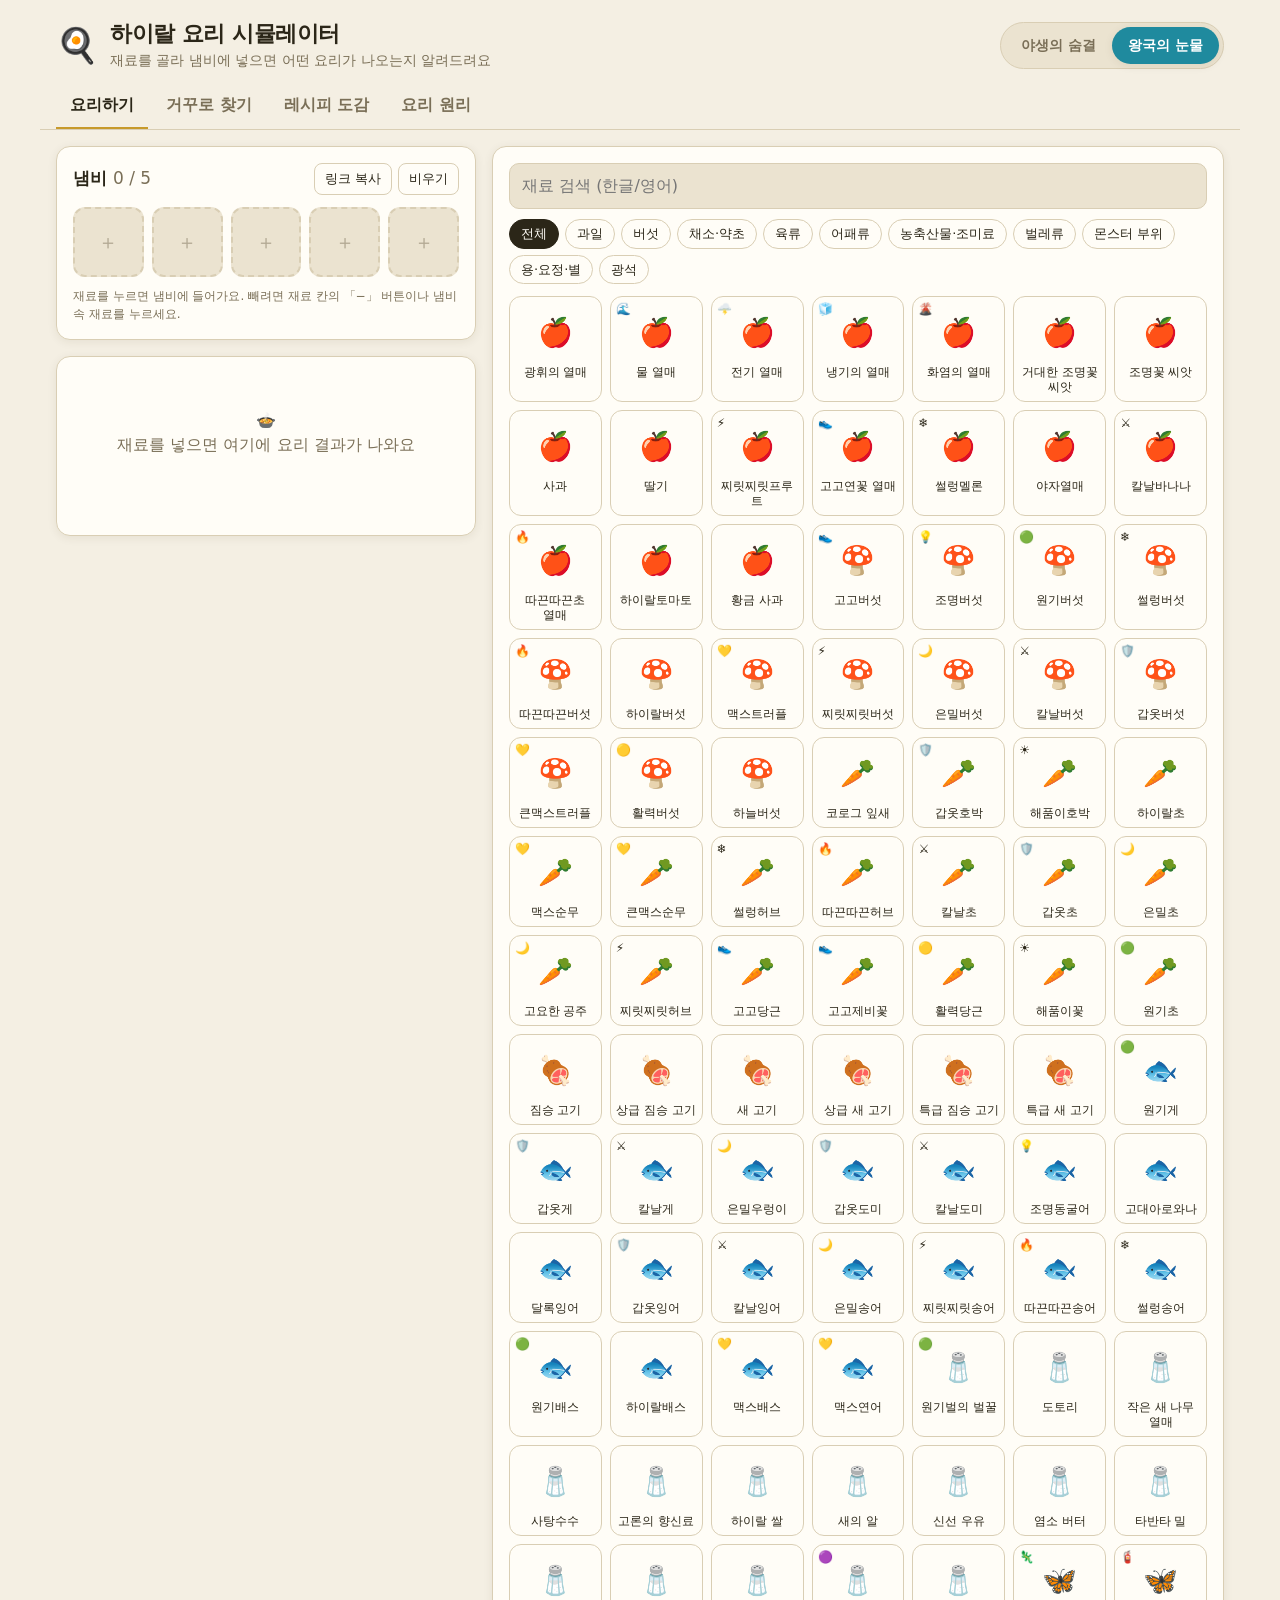
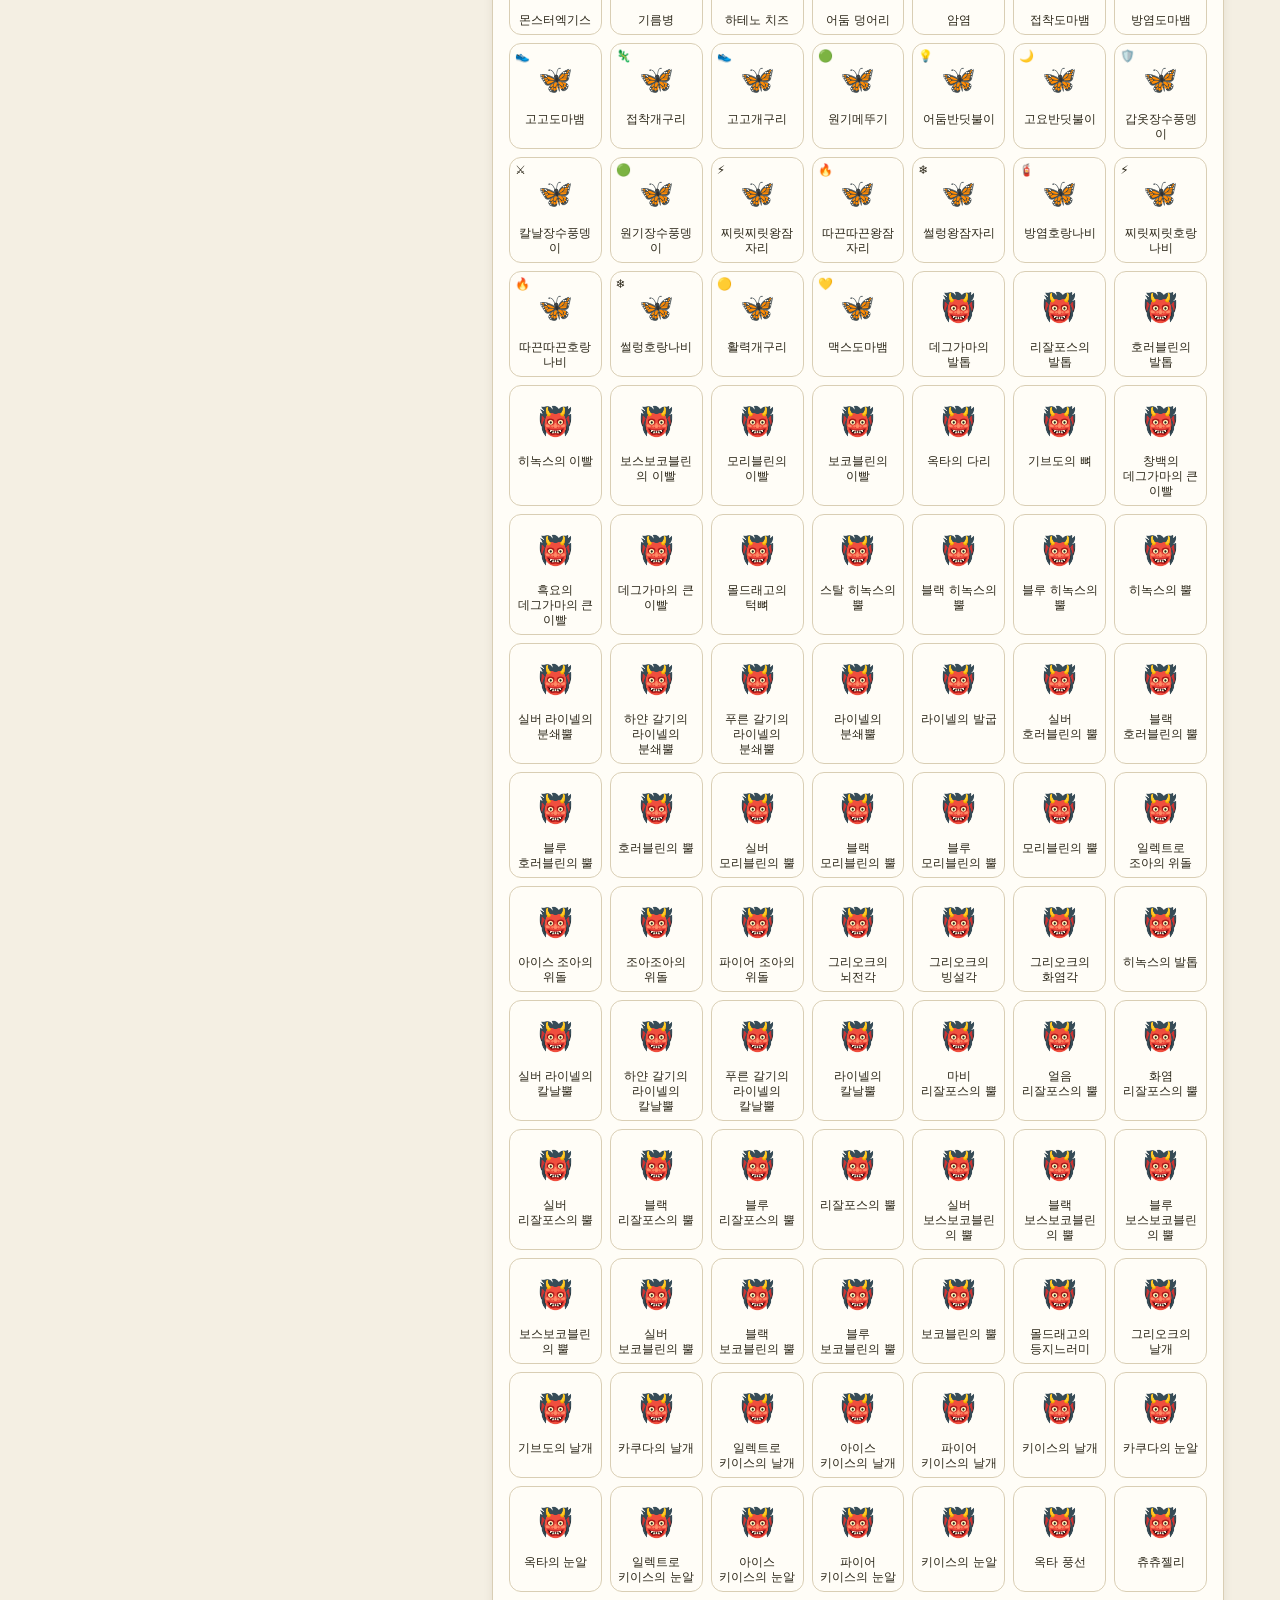
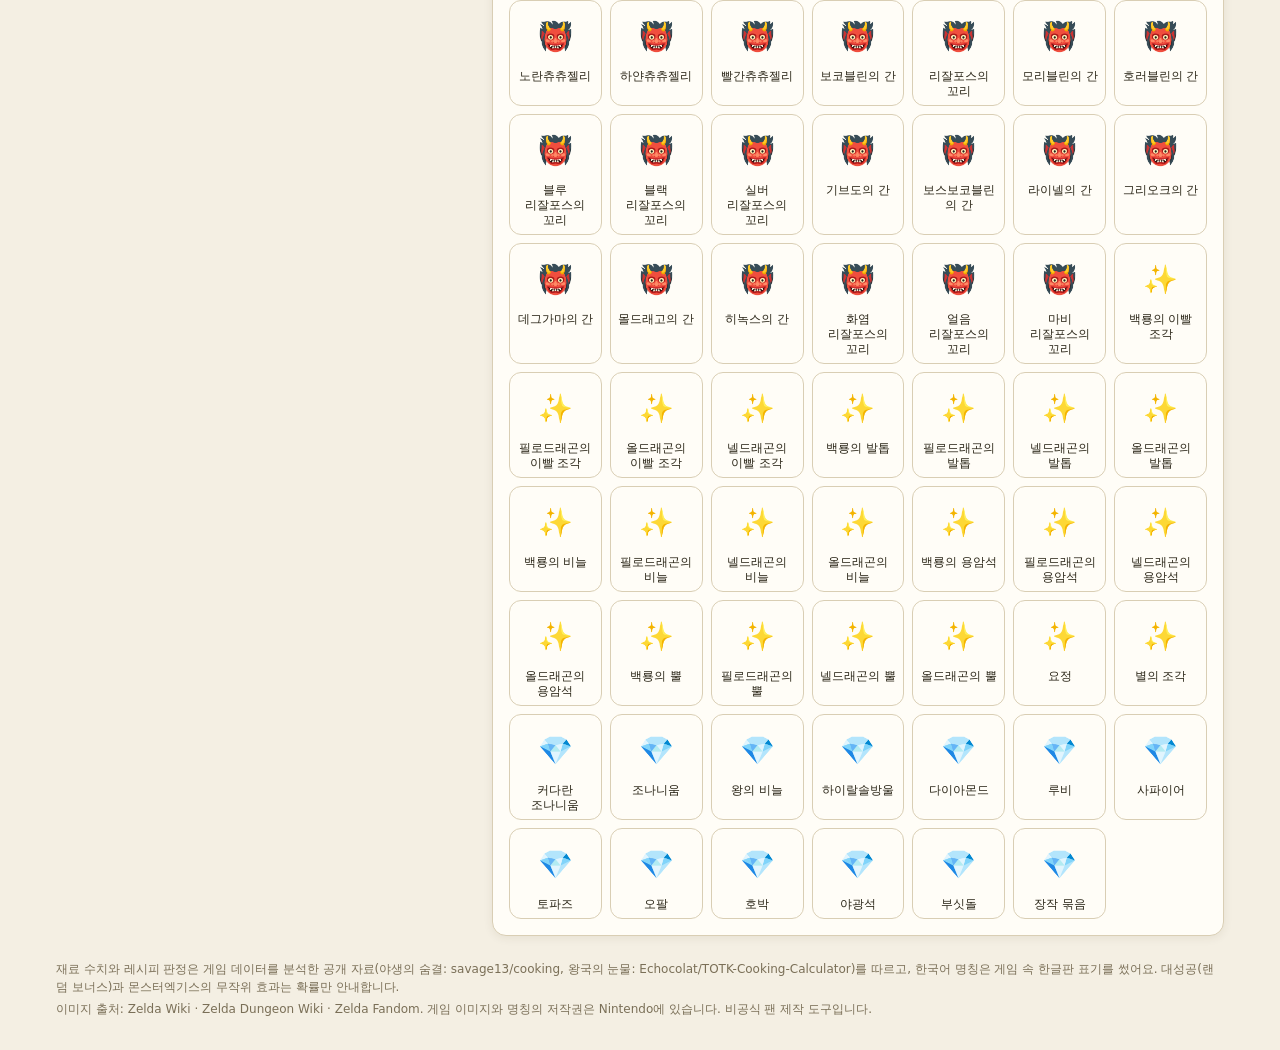
<file: index.html>
<!doctype html>
<html lang="ko">
<head>
  <meta charset="utf-8">
  <meta name="viewport" content="width=device-width, initial-scale=1">
  <title>하이랄 요리 시뮬레이터</title>
  <meta name="description" content="젤다의 전설 야생의 숨결 / 왕국의 눈물 요리 결과를 미리 확인하는 시뮬레이터">
  <link rel="stylesheet" href="css/style.css">
</head>
<body>
  <header class="top">
    <div class="brand">
      <span class="brand-icon" aria-hidden="true">🍳</span>
      <div>
        <h1>하이랄 요리 시뮬레이터</h1>
        <p class="sub">재료를 골라 냄비에 넣으면 어떤 요리가 나오는지 알려드려요</p>
      </div>
    </div>
    <div class="game-switch" role="radiogroup" aria-label="게임 선택">
      <button type="button" role="radio" data-game="botw">야생의 숨결</button>
      <button type="button" role="radio" data-game="totk">왕국의 눈물</button>
    </div>
  </header>

  <nav class="tabs" role="tablist">
    <button type="button" role="tab" data-tab="cook" class="active">요리하기</button>
    <button type="button" role="tab" data-tab="find">거꾸로 찾기</button>
    <button type="button" role="tab" data-tab="book">레시피 도감</button>
    <button type="button" role="tab" data-tab="guide">요리 원리</button>
  </nav>

  <main>
    <section id="tab-cook" class="tab-panel active">
      <div class="cook-layout">
        <div class="left">
          <div class="card pot-card">
            <div class="card-head">
              <h2>냄비 <span id="pot-count" class="muted">0 / 5</span></h2>
              <div class="actions">
                <button type="button" id="btn-share" class="ghost">링크 복사</button>
                <button type="button" id="btn-clear" class="ghost">비우기</button>
              </div>
            </div>
            <div id="pot" class="pot"></div>
            <button type="button" id="mini-result" class="mini-result" aria-label="완성될 요리 자세히 보기"></button>
            <p class="hint">재료를 누르면 냄비에 들어가요. 빼려면 재료 칸의 「−」 버튼이나 냄비 속 재료를 누르세요.</p>
          </div>

          <div class="card result-card" id="result" aria-live="polite"></div>
        </div>

        <div class="card picker">
          <div class="picker-head">
            <input id="search" type="search" placeholder="재료 검색 (한글/영어)" autocomplete="off">
          </div>
          <div id="cats" class="chips"></div>
          <div id="grid" class="grid"></div>
        </div>
      </div>
    </section>

    <section id="tab-find" class="tab-panel">
      <div class="card finder">
        <div class="seg" role="tablist" aria-label="찾는 방법">
          <button type="button" role="tab" data-mode="effect" class="active">원하는 효과로</button>
          <button type="button" role="tab" data-mode="inventory">가진 재료로</button>
        </div>

        <div id="mode-effect" class="mode">
          <div class="f-label">효과</div>
          <div id="eff-chips" class="chips eff-chips"></div>
          <div class="f-row">
            <label class="f-field" id="f-level-wrap">최소 단계
              <select id="f-level"></select>
            </label>
            <label class="f-field">정렬
              <select id="f-sort">
                <option value="time">효과 지속시간 긴 순</option>
                <option value="hp">회복량 많은 순</option>
                <option value="few">재료 적은 순</option>
              </select>
            </label>
          </div>
          <div class="f-row">
            <label class="f-check"><input type="checkbox" id="f-crit"> 용의 소재·별의 조각 쓰기</label>
            <label class="f-check"><input type="checkbox" id="f-elixir" checked> 물약(벌레류+몬스터 부위)도 찾기</label>
          </div>
          <button type="button" id="f-go" class="primary">조합 찾기</button>
        </div>

        <div id="mode-inventory" class="mode" hidden>
          <p class="f-help">가진 재료를 눌러 체크하세요. 개수는 따지지 않아서, 같은 재료를 여러 개 쓰는 조합도 나와요. 체크한 재료는 이 브라우저에 저장돼요.</p>
          <div class="inv-head">
            <input id="inv-search" type="search" placeholder="재료 검색 (한글/영어)" autocomplete="off">
            <button type="button" id="inv-clear" class="ghost">모두 해제</button>
          </div>
          <div id="inv-grid" class="inv-grid"></div>
          <button type="button" id="inv-go" class="primary">만들 수 있는 요리 찾기 <span id="inv-count"></span></button>
        </div>
      </div>

      <div id="find-results" class="find-results" aria-live="polite"></div>
    </section>

    <section id="tab-book" class="tab-panel">
      <div class="card">
        <div class="picker-head">
          <input id="book-search" type="search" placeholder="요리 이름 검색" autocomplete="off">
        </div>
        <div id="book" class="book"></div>
      </div>
    </section>

    <section id="tab-guide" class="tab-panel">
      <article class="card guide">
        <header class="guide-head">
          <h2>요리는 이렇게 만들어져요</h2>
          <p>냄비에 재료를 넣으면 게임은 <b>① 요리 이름</b>, <b>② 효과</b>, <b>③ 회복량과 지속시간</b>을 차례로 정해요. 아래 예시는 모두 지금 고른 게임(<span class="guide-game"></span>) 기준으로 그 자리에서 계산한 결과이고, 「해보기」를 누르면 냄비에 담겨요.</p>
          <nav class="chips guide-toc" aria-label="목차">
            <a class="chip" href="#g-name">요리 이름</a>
            <a class="chip" href="#g-effect">효과</a>
            <a class="chip" href="#g-level">효과 단계</a>
            <a class="chip" href="#g-time">지속시간</a>
            <a class="chip" href="#g-hp">회복량</a>
            <a class="chip" href="#g-special">맥스·원기·스태미나</a>
            <a class="chip" href="#g-elixir">물약</a>
            <a class="chip" href="#g-fail">실패 요리</a>
            <a class="chip" href="#g-crit">대성공</a>
            <a class="chip" href="#g-diff">두 게임 차이</a>
          </nav>
        </header>

        <section id="g-name" class="guide-sec">
          <h3>① 요리 이름: 레시피 판정표를 위에서부터</h3>
          <p>재료는 한 번에 최대 5개까지 넣을 수 있어요. 게임에는 레시피 판정표가 있고(야생의 숨결 138줄, 왕국의 눈물 175줄), 위에서부터 차례로 확인해서 <b>처음으로 조건이 맞는 줄</b>의 요리가 만들어져요. 조건은 "버섯류 + 육류"처럼 재료 분류로 쓰이거나, "사과 + 타반타 밀 + 염소 버터 + 사탕수수"처럼 특정 재료로 쓰여요.</p>
          <ul>
            <li>조건만 채우면 다른 재료를 더 넣어도 같은 요리가 돼요. 짐승 고기에 사과를 더해도 고기 꼬치구이예요.</li>
            <li>한 종류의 재료만 넣으면(같은 재료 여러 개 포함) "단일 재료" 레시피로 따로 판정해요.</li>
            <li>재료를 더 넣었는데 판정표에서 더 위에 있는 조건이 먼저 맞으면 요리가 바뀌어요. 사과와 버터를 넣으면 과일전골이 아니라 버터 바른 사과가 돼요.</li>
          </ul>
          <div class="ex" data-ex="Raw Meat"></div>
          <div class="ex" data-ex="Raw Meat,Apple"></div>
          <div class="ex" data-ex="Apple,Goat Butter"></div>
          <div class="ex" data-ex="Hylian Rice,Raw Meat,Rock Salt"></div>
        </section>

        <section id="g-effect" class="guide-sec">
          <h3>② 효과: 한 종류일 때만 붙어요</h3>
          <p>칼날바나나(파워), 따끈따끈초 열매(화끈)처럼 효과가 있는 재료를 넣으면 요리 이름 앞에 효과가 붙어요. 효과 없는 재료는 얼마든지 섞어도 되지만, <b>서로 다른 효과를 가진 재료가 섞이면 효과가 모두 사라져요.</b></p>
          <div class="ex" data-ex="Mighty Bananas,Apple"></div>
          <div class="ex" data-ex="Mighty Bananas,Spicy Pepper"></div>
        </section>

        <section id="g-level" class="guide-sec">
          <h3>③ 효과 단계: 포인트 합 × 배율</h3>
          <p>효과 재료마다 효과 포인트가 있어요. 같은 효과 재료의 포인트를 모두 더해 효과별 배율을 곱하고, 소수점을 버린 값이 단계예요(최소 1단계). 예를 들어 칼날바나나는 2점이고 파워 배율은 0.45라서, 2개(4점)는 1.8 → Lv1, 3개(6점)는 2.7 → Lv2, 4개(8점)는 3.6 → Lv3이에요.</p>
          <div class="ex" data-ex="Mighty Bananas,Mighty Bananas,Mighty Bananas"></div>
          <div class="ex" data-ex="Mighty Bananas,Mighty Bananas,Mighty Bananas,Mighty Bananas"></div>
          <p>아래 표는 효과마다 필요한 포인트와 재료별 포인트예요. 괄호 안 숫자가 재료 하나의 포인트예요.</p>
          <div class="table-wrap"><table class="guide-table" id="guide-effects"></table></div>
          <p class="muted-note" data-game-only="totk">왕국의 눈물의 속성 열매(화염의·냉기의·전기·물 열매)는 1점에 배율 0.35라서, 5개를 넣어도 1.75 → Lv1이에요. 그래서 열매 하나에 지속시간을 늘리는 재료를 섞는 편이 좋아요.</p>
        </section>

        <section id="g-time" class="guide-sec">
          <h3>④ 지속시간: 재료마다 더해져요</h3>
          <p>지속시간은 다음을 모두 더한 값이고, 최대 30분이에요.</p>
          <ul>
            <li>넣은 재료 하나당 <b>30초</b> (효과가 없는 재료도 포함)</li>
            <li>효과 재료 하나당 <b>효과 기본 시간</b> (위 표의 "기본 시간". 파워 20초, 화끈 120초 등)</li>
            <li>재료별 <b>추가 시간</b>: 하이랄 쌀 +30초, 사탕수수 +50초, 몬스터 부위, 용의 소재(용의 뿔은 30분) 등</li>
          </ul>
          <p>칼날바나나 하나에 하이랄 쌀을 넣으면 30초 + 20초 + (30초 + 쌀 추가 30초) = 1:50이에요.</p>
          <div class="ex" data-ex="Mighty Bananas,Hylian Rice"></div>
          <div class="ex" data-ex="Mighty Bananas,Shard of Dinraal's Horn|Dinraal's Horn"></div>
        </section>

        <section id="g-hp" class="guide-sec">
          <h3>⑤ 회복량: 재료 회복량 × 2</h3>
          <p>냄비 요리는 재료를 날로 먹을 때 회복량의 2배를 회복해요(최대 30하트). 여기에 일부 재료의 추가 회복(용의 소재 등)과 레시피 보너스가 더해져요. 딸기 크레이프처럼 레시피 자체에 보너스가 있는 요리도 있어요.</p>
          <div class="ex" data-ex="Tabantha Wheat,Fresh Milk,Bird Egg,Cane Sugar,Wildberry"></div>
        </section>

        <section id="g-special" class="guide-sec">
          <h3>⑥ 맥스 · 원기 · 스태미나 · 정화</h3>
          <p>이 효과들은 단계 대신 양으로 계산해요.</p>
          <ul>
            <li><b>맥스</b>: 체력을 완전히 회복하고 노란 하트를 더해요. 포인트 4점 = 노란 하트 1칸이에요(맥스순무 12점 → 3칸).</li>
            <li><b>원기</b>: 스태미나를 회복해요. 포인트 × 1.4를 내림한 값이 게이지 1/5 칸 수예요(최대 3바퀴).</li>
            <li><b>스태미나</b>: 스태미나를 완전히 회복하고 노란 게이지를 더해요. 포인트 × 0.5를 내림한 값이 1/5 칸 수예요(재료로 낼 수 있는 최대는 2바퀴).</li>
            <li data-game-only="totk"><b>정화</b>(왕국의 눈물): 독기로 줄어든 하트를 되돌려요. 포인트 4점 = 1칸이에요.</li>
          </ul>
          <div class="ex" data-ex="Hearty Radish,Hearty Radish"></div>
          <div class="ex" data-ex="Stamella Shroom,Stamella Shroom"></div>
        </section>

        <section id="g-elixir" class="guide-sec">
          <h3>⑦ 물약: 벌레류 + 몬스터 부위</h3>
          <p>도마뱀·나비·개구리 같은 벌레류에 몬스터 부위를 하나 이상 넣으면 물약이 돼요. 효과는 벌레류가 정하고, 몬스터 부위는 지속시간을 늘려요(뿔 70초, 이빨 110초, 간 190초 정도). 같은 효과의 식재료나 효과 없는 식재료는 함께 넣어도 돼요.</p>
          <div class="ex" data-ex="Hightail Lizard,Bokoblin Horn"></div>
          <div class="ex" data-ex="Hightail Lizard,Bokoblin Horn,Rushroom"></div>
          <p>반대로 <b>벌레류만</b>, <b>몬스터 부위만</b>, 또는 <b>둘 중 하나를 일반 식재료와</b> 섞으면 애매한 요리가 돼요.</p>
          <div class="ex" data-ex="Hightail Lizard,Apple"></div>
          <div class="ex" data-ex="Mighty Bananas,Bokoblin Guts"></div>
        </section>

        <section id="g-fail" class="guide-sec">
          <h3>⑧ 실패 요리</h3>
          <ul>
            <li><b>애매한 요리</b>: 맞는 레시피가 없거나 물약 조합이 잘못됐을 때 나와요. 암염만 넣어도 애매한 요리예요. 재료 회복량만큼(2배 없이) 회복하고 최소 1하트예요.</li>
            <li><b>너무 딱딱한 요리</b>: 광석이나 장작처럼 먹을 수 없는 것을 넣으면 나와요. 1/4하트만 회복해요.</li>
            <li><b>요정의 활력수</b>: 요정만 넣으면 만들어져요.</li>
          </ul>
          <div class="ex" data-ex="Rock Salt"></div>
          <div class="ex" data-ex="Apple,Flint"></div>
          <div class="ex" data-ex="Fairy"></div>
        </section>

        <section id="g-crit" class="guide-sec">
          <h3>⑨ 대성공</h3>
          <p>요리가 끝날 때 가끔 다른 효과음이 나면 대성공이에요. 확률은 <b>넣은 재료의 종류 수</b>로 정해지고(<span id="guide-crit-rates"></span>), 재료 중 대성공 보너스가 가장 큰 것만큼 더해져요. 용의 소재와 별의 조각은 보너스가 100%라서 반드시 대성공해요.</p>
          <p>대성공하면 다음 중 하나가 붙어요. 이미 최대인 항목은 후보에서 빠져요.</p>
          <ul>
            <li>하트 +3칸</li>
            <li>효과 1단계 상승 (맥스는 노란 하트 +1, 원기·스태미나는 게이지 증가)</li>
            <li>지속시간 +5분</li>
          </ul>
          <p>몬스터엑기스를 넣으면 대성공이 나지 않는 대신 회복량·효과 단계·지속시간(1분/10분/30분 등)이 무작위로 바뀌어요.</p>
        </section>

        <section id="g-diff" class="guide-sec">
          <h3>⑩ 야생의 숨결과 왕국의 눈물 차이</h3>
          <p>계산식(회복량, 효과 단계, 지속시간)은 두 게임이 같아요. 다른 점은 이래요.</p>
          <ul>
            <li>레시피 판정표가 달라요. 왕국의 눈물에는 토마토·치즈·기름병·원기초·어둠 덩어리 요리와 브아이 밋 브오이 등이 추가됐어요.</li>
            <li>재료가 달라요. 왕국의 눈물에는 맥스두리안·맥스소라·가디언 부품이 없고, 하이랄토마토·해품이꽃·속성 열매·백룡의 소재 등이 있어요.</li>
            <li>새 효과: 왕국의 눈물에 정화(독기 회복), 항독, 등불(발광), 논슬립, 스위밍, 이글이글·깡깡·우르릉(날씨별 공격력)이 있어요.</li>
            <li>세부 판정: 왕국의 눈물은 재료 종류 단위로 레시피를 맞추고, 몬스터 부위가 아닌 재료의 추가 시간은 종류당 한 번만 더해요. 야생의 숨결은 같은 재료를 여러 개 넣으면 추가 시간도 개수만큼 더해져요. 효과도 회복도 없는 요리는 왕국의 눈물에서 1/4하트를 회복해요.</li>
          </ul>
        </section>

        <footer class="guide-foot">
          <p>이 설명과 계산은 게임의 요리 로직을 분석한 공개 자료(<a href="https://github.com/savage13/cooking" target="_blank" rel="noopener">savage13/cooking</a>, <a href="https://github.com/Echocolat/TOTK-Cooking-Calculator" target="_blank" rel="noopener">Echocolat/TOTK-Cooking-Calculator</a>)와 나무위키 문서를 바탕으로 했어요.</p>
        </footer>
      </article>
    </section>
  </main>

  <footer>
    <p>재료 수치와 레시피 판정은 게임 데이터를 분석한 공개 자료(야생의 숨결: savage13/cooking, 왕국의 눈물: Echocolat/TOTK-Cooking-Calculator)를 따르고, 한국어 명칭은 게임 속 한글판 표기를 썼어요. 대성공(랜덤 보너스)과 몬스터엑기스의 무작위 효과는 확률만 안내합니다.</p>
    <p>이미지 출처: Zelda Wiki · Zelda Dungeon Wiki · Zelda Fandom. 게임 이미지와 명칭의 저작권은 Nintendo에 있습니다. 비공식 팬 제작 도구입니다.</p>
  </footer>

  <div id="toast" class="toast" role="status"></div>

  <script src="js/data.js"></script>
  <script src="js/cook.js"></script>
  <script src="js/finder.js"></script>
  <script src="js/app.js"></script>
</body>
</html>
</file>
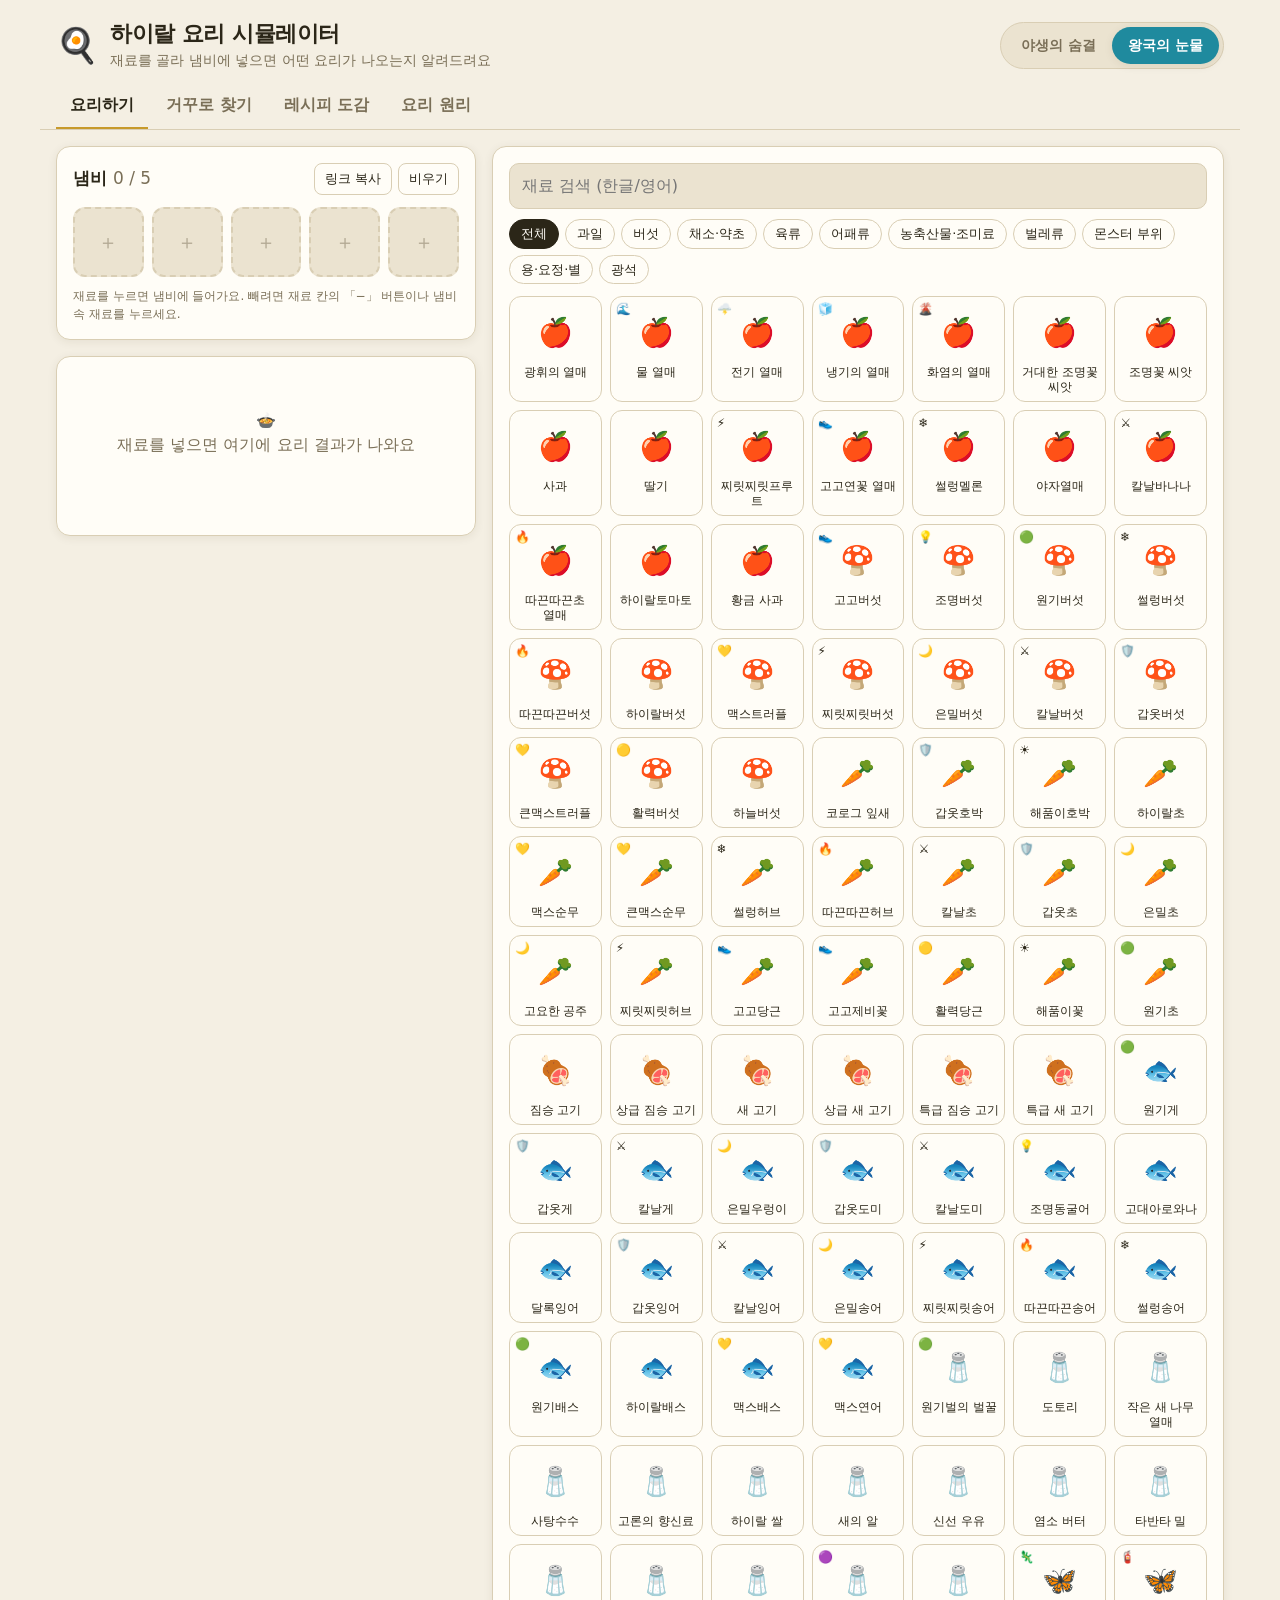
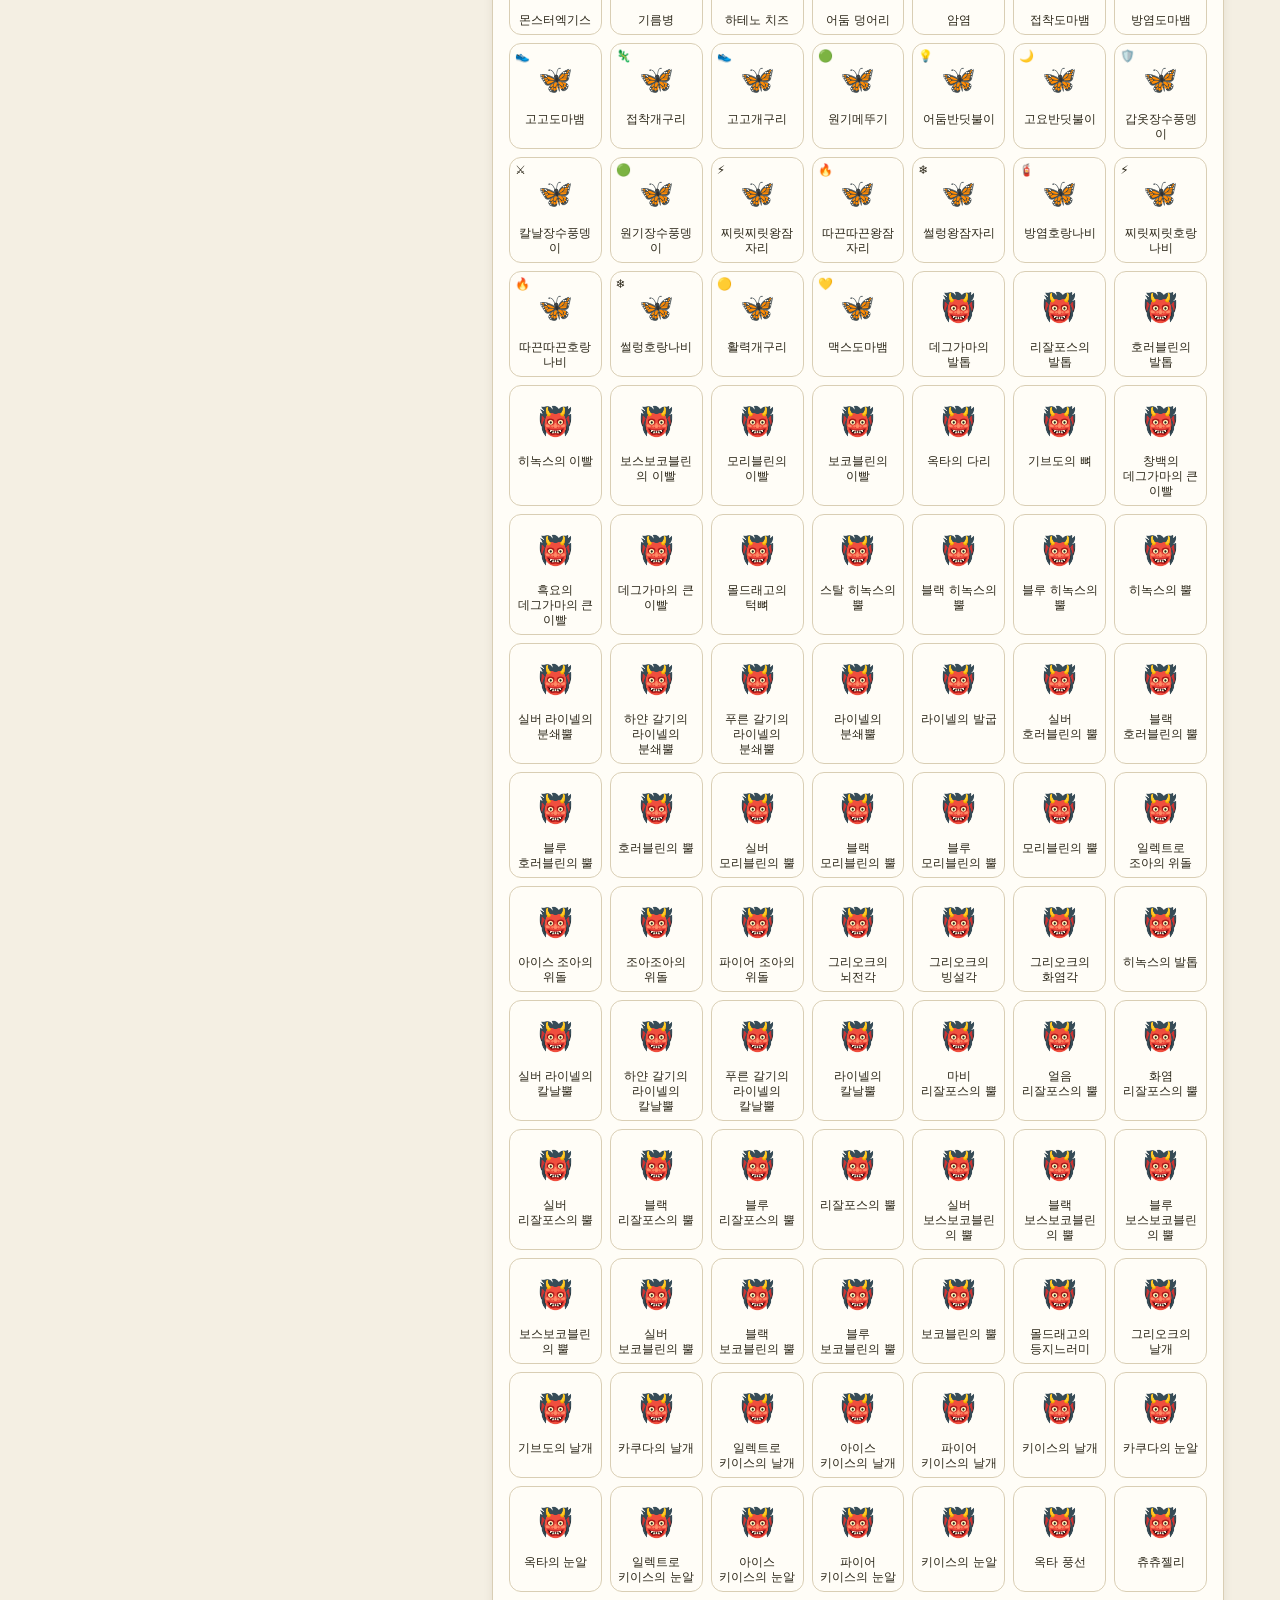
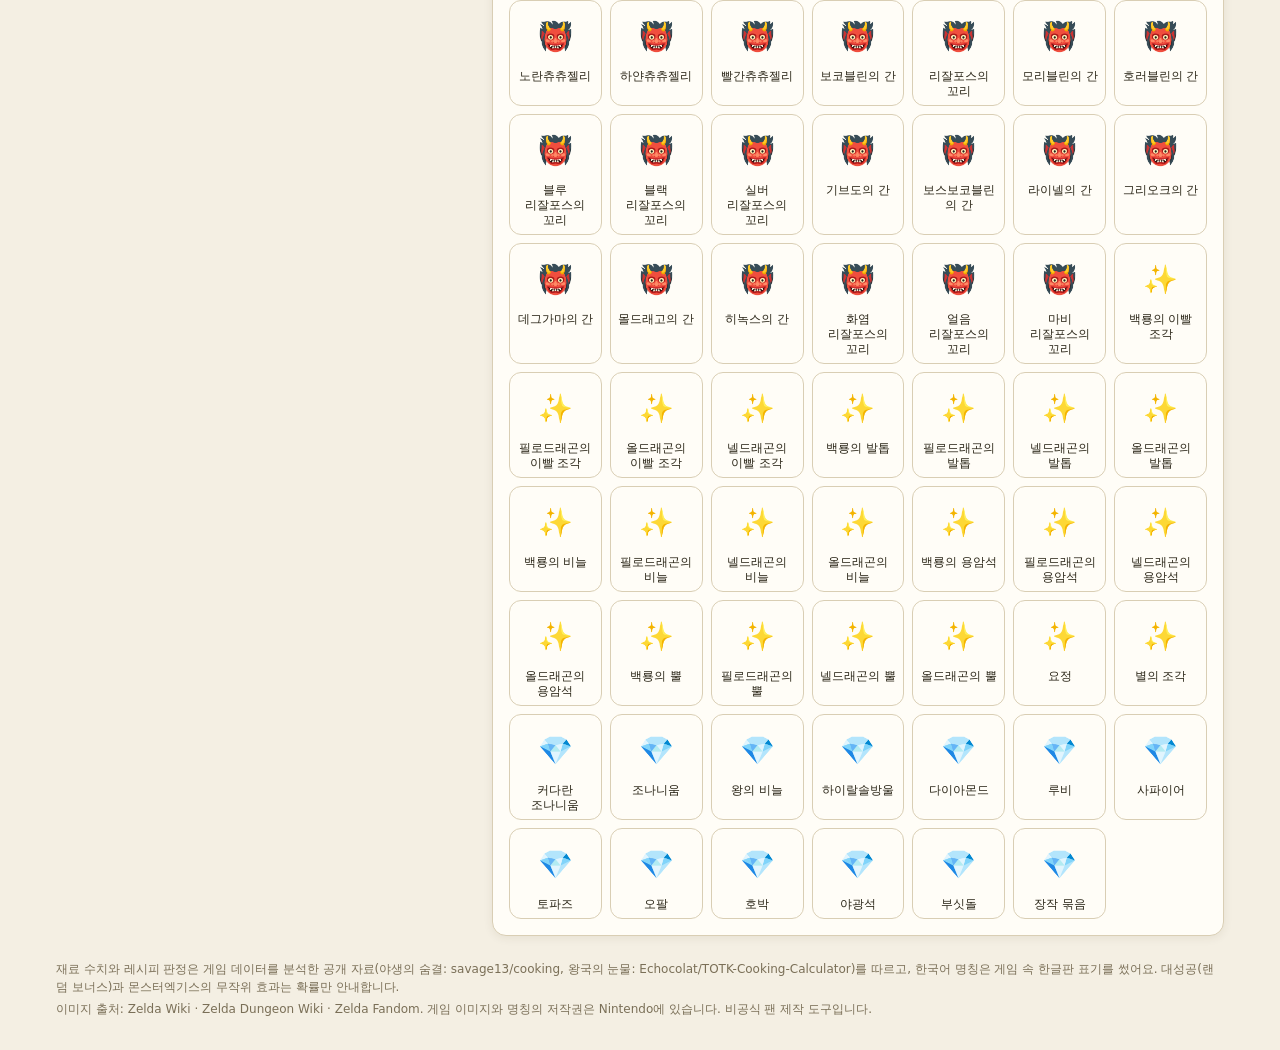
<file: zelda_recipe.html>
<!doctype html>
<html lang="ko">
<head>
  <meta charset="utf-8">
  <meta name="viewport" content="width=device-width, initial-scale=1">
  <title>하이랄 요리 시뮬레이터</title>
  <meta name="description" content="젤다의 전설 야생의 숨결 / 왕국의 눈물 요리 결과를 미리 확인하는 시뮬레이터">
  <style>
:root {
  --bg: #f4efe3;
  --bg-2: #ebe3d0;
  --card: #fffdf7;
  --line: #d9ceb4;
  --text: #2b2618;
  --muted: #7a6f57;
  --accent: #1f8a9e;
  --accent-2: #c79a2b;
  --accent-soft: #d8eef2;
  --heart: #e0413b;
  --heart-empty: #d6cdb8;
  --yellow-heart: #e8b923;
  --danger: #b94a2c;
  --shadow: 0 2px 10px rgba(60, 45, 10, 0.08);
  --radius: 14px;
  color-scheme: light;
}

@media (prefers-color-scheme: dark) {
  :root:not([data-theme="light"]) {
    --bg: #0f1a1d;
    --bg-2: #13242a;
    --card: #172a30;
    --line: #28434b;
    --text: #e9f1ee;
    --muted: #8fa7a6;
    --accent: #4fd1e8;
    --accent-2: #e6c060;
    --accent-soft: #1d3d45;
    --heart: #ff5a52;
    --heart-empty: #37504f;
    --yellow-heart: #ffd23f;
    --danger: #ff8a65;
    --shadow: 0 2px 14px rgba(0, 0, 0, 0.35);
    color-scheme: dark;
  }
}
:root[data-theme="dark"] {
  --bg: #0f1a1d;
  --bg-2: #13242a;
  --card: #172a30;
  --line: #28434b;
  --text: #e9f1ee;
  --muted: #8fa7a6;
  --accent: #4fd1e8;
  --accent-2: #e6c060;
  --accent-soft: #1d3d45;
  --heart: #ff5a52;
  --heart-empty: #37504f;
  --yellow-heart: #ffd23f;
  --danger: #ff8a65;
  --shadow: 0 2px 14px rgba(0, 0, 0, 0.35);
  color-scheme: dark;
}

* { box-sizing: border-box; }
[hidden] { display: none !important; }
html, body { margin: 0; }
body {
  background: var(--bg);
  color: var(--text);
  font-family: "Pretendard", "Apple SD Gothic Neo", "Noto Sans KR", "Malgun Gothic", system-ui, sans-serif;
  line-height: 1.5;
  -webkit-text-size-adjust: 100%;
}
button { font: inherit; color: inherit; cursor: pointer; }
button:focus-visible { outline: 2px solid var(--accent); outline-offset: 2px; }
input { font: inherit; color: inherit; }
h1, h2, h3 { margin: 0; line-height: 1.25; }
.muted { color: var(--muted); font-weight: 400; }

/* ---------- header ---------- */
.top {
  display: flex; flex-wrap: wrap; gap: 12px 20px;
  align-items: center; justify-content: space-between;
  padding: 20px 16px 12px; max-width: 1200px; margin: 0 auto;
}
.brand { display: flex; gap: 12px; align-items: center; }
.brand-icon { font-size: 34px; }
.brand h1 { font-size: 22px; letter-spacing: -0.02em; }
.sub { margin: 2px 0 0; color: var(--muted); font-size: 14px; }

.game-switch {
  display: inline-flex; background: var(--bg-2); border: 1px solid var(--line);
  border-radius: 999px; padding: 4px;
}
.game-switch button {
  border: 0; background: transparent; padding: 8px 16px; border-radius: 999px;
  font-weight: 600; font-size: 14px; color: var(--muted);
}
.game-switch button[aria-checked="true"] {
  background: var(--accent); color: #fff; box-shadow: var(--shadow);
}
:root[data-theme="dark"] .game-switch button[aria-checked="true"] { color: #062026; }
@media (prefers-color-scheme: dark) {
  :root:not([data-theme="light"]) .game-switch button[aria-checked="true"] { color: #062026; }
}

.tabs {
  display: flex; gap: 4px; max-width: 1200px; margin: 0 auto; padding: 0 16px;
  border-bottom: 1px solid var(--line);
}
.tabs button {
  border: 0; background: none; padding: 10px 14px; font-weight: 600; color: var(--muted);
  border-bottom: 3px solid transparent; margin-bottom: -1px;
}
.tabs button.active { color: var(--text); border-bottom-color: var(--accent-2); }

main { max-width: 1200px; margin: 0 auto; padding: 16px; }
.tab-panel { display: none; }
.tab-panel.active { display: block; }

.card {
  background: var(--card); border: 1px solid var(--line); border-radius: var(--radius);
  box-shadow: var(--shadow); padding: 16px;
}

.cook-layout {
  display: grid; gap: 16px;
  grid-template-columns: minmax(0, 420px) minmax(0, 1fr);
  align-items: start;
}
.left { display: grid; gap: 16px; position: sticky; top: 12px; }
@media (max-width: 860px) {
  .cook-layout { grid-template-columns: minmax(0, 1fr); }
  /* 휴대폰: 냄비 카드가 스크롤해도 화면 위에 붙어 있도록 한 단계 위 격자에 직접 놓는다 */
  .left { display: contents; }
  .pot-card {
    position: sticky; top: env(safe-area-inset-top, 0px); z-index: 5;
    padding: 10px 12px; box-shadow: 0 6px 18px rgba(40, 30, 5, 0.16);
  }
  .pot-card .card-head { margin-bottom: 8px; }
  .pot-card .card-head h2 { font-size: 15px; }
  .pot-card .hint { display: none; }
  .pot { gap: 6px; }
  .slot { aspect-ratio: auto; height: 52px; border-radius: 10px; }
  .slot .thumb { width: 40px; height: 40px; }
  .slot .thumb .emoji { font-size: 24px; }
  .pot-card .mini-result { display: flex; }
  .result-card { scroll-margin-top: 170px; }
}

.card-head { display: flex; justify-content: space-between; align-items: center; gap: 8px; margin-bottom: 12px; }
.card-head h2 { font-size: 17px; }
.actions { display: flex; gap: 6px; }
.ghost {
  border: 1px solid var(--line); background: transparent; border-radius: 8px;
  padding: 5px 10px; font-size: 13px;
}
.ghost:hover { background: var(--bg-2); }
.hint { margin: 10px 0 0; font-size: 12px; color: var(--muted); }

/* ---------- pot ---------- */
.pot { display: grid; grid-template-columns: repeat(5, minmax(0, 1fr)); gap: 8px; }
.slot {
  aspect-ratio: 1; border: 2px dashed var(--line); border-radius: 12px;
  display: grid; place-items: center; background: var(--bg-2); position: relative;
  padding: 4px; min-width: 0;
}
.slot.filled { border-style: solid; border-color: var(--accent); background: var(--accent-soft); }
.slot.filled:hover::after {
  content: "✕"; position: absolute; top: 2px; right: 6px; font-size: 12px; color: var(--danger);
}
.slot .thumb { width: 100%; height: 100%; }
.slot-empty { color: var(--muted); font-size: 20px; opacity: 0.5; }

/* ---------- mini result (휴대폰 전용) ---------- */
.mini-result {
  display: none; align-items: center; gap: 10px; width: 100%; margin-top: 8px;
  padding: 6px 10px 6px 6px; border: 1px solid var(--line); border-radius: 10px;
  background: var(--bg-2); text-align: left; min-height: 48px;
}
.mini-result:focus-visible { outline: 2px solid var(--accent); outline-offset: 2px; }
.mini-text { flex: 1; min-width: 0; display: grid; }
.mini-name { font-weight: 700; font-size: 14px; white-space: nowrap; overflow: hidden; text-overflow: ellipsis; }
.mini-name.bad { color: var(--danger); }
.mini-meta { font-size: 12px; color: var(--muted); white-space: nowrap; overflow: hidden; text-overflow: ellipsis; }
.mini-more { flex: none; font-size: 12px; color: var(--accent); }
.mini-empty { font-size: 13px; color: var(--muted); padding: 6px 4px; }

/* ---------- images ---------- */
.thumb {
  display: grid; place-items: center; width: 56px; height: 56px; position: relative;
}
.thumb img { width: 100%; height: 100%; object-fit: contain; }
.thumb .emoji { font-size: 28px; line-height: 1; }
.thumb.big { width: 104px; height: 104px; }
.thumb.big .emoji { font-size: 60px; }
.thumb.sm { width: 40px; height: 40px; }
.thumb.sm .emoji { font-size: 22px; }

/* ---------- result ---------- */
.result-card { min-height: 180px; }
.result-empty { color: var(--muted); text-align: center; padding: 36px 8px; }
.result-main { display: flex; gap: 16px; align-items: center; }
.result-plate {
  flex: none; border-radius: 50%; padding: 10px;
  background: radial-gradient(circle, var(--accent-soft) 0%, transparent 70%);
}
.result-name { font-size: 20px; font-weight: 700; }
.result-en { color: var(--muted); font-size: 13px; }
.kind-tag {
  display: inline-block; font-size: 11px; font-weight: 700; padding: 2px 8px; border-radius: 999px;
  background: var(--bg-2); color: var(--muted); margin-bottom: 4px;
}
.kind-tag.elixir { background: var(--accent-soft); color: var(--accent); }
.kind-tag.bad { background: color-mix(in srgb, var(--danger) 15%, transparent); color: var(--danger); }

.stats { margin-top: 14px; display: grid; gap: 8px; }
.stat { display: flex; gap: 10px; align-items: flex-start; font-size: 14px; }
.stat-label { flex: none; width: 64px; color: var(--muted); font-size: 13px; padding-top: 2px; }
.hearts { display: flex; flex-wrap: wrap; gap: 1px; }
.heart { position: relative; width: 18px; height: 18px; font-size: 18px; line-height: 18px; }
.heart::before { content: "♥"; color: var(--heart-empty); position: absolute; inset: 0; }
.heart > i {
  position: absolute; inset: 0; overflow: hidden; font-style: normal; color: var(--heart);
}
.heart > i::before { content: "♥"; }
.heart.yellow > i { color: var(--yellow-heart); }
.stars { color: var(--accent-2); letter-spacing: 1px; }
.notes { margin: 12px 0 0; padding: 10px 12px; background: var(--bg-2); border-radius: 10px; font-size: 13px; }
.notes p { margin: 0; }
.notes p + p { margin-top: 4px; }

/* ---------- picker ---------- */
.picker-head { margin-bottom: 10px; }
input[type="search"] {
  width: 100%; padding: 10px 12px; border-radius: 10px; border: 1px solid var(--line);
  background: var(--bg-2); outline: none;
}
input[type="search"]:focus { border-color: var(--accent); }
.chips { display: flex; flex-wrap: wrap; gap: 6px; margin-bottom: 12px; }
.chip {
  border: 1px solid var(--line); background: transparent; border-radius: 999px;
  padding: 4px 11px; font-size: 13px;
}
.chip.active { background: var(--text); color: var(--card); border-color: var(--text); }

.grid {
  display: grid; gap: 8px;
  grid-template-columns: repeat(auto-fill, minmax(92px, 1fr));
}
.tile { position: relative; min-width: 0; display: flex; }
.tile-add {
  flex: 1; min-width: 0;
  border: 1px solid var(--line); background: var(--card); border-radius: 12px;
  padding: 8px 4px 6px; display: flex; flex-direction: column; align-items: center; gap: 4px;
  transition: transform .08s, border-color .1s, background-color .1s;
}
.tile-add:hover { border-color: var(--accent); transform: translateY(-1px); }
.tile-add:active { transform: scale(0.97); }
.tile-add:disabled { opacity: 0.45; cursor: not-allowed; transform: none; }
.tile.selected .tile-add { border: 2px solid var(--accent); background: var(--accent-soft); padding: 7px 3px 5px; }
.tile.selected .tile-add:disabled { opacity: 1; }
.tile-name {
  font-size: 12px; text-align: center; line-height: 1.25; word-break: keep-all;
  overflow-wrap: anywhere;
}
.tile-eff { position: absolute; top: 4px; left: 6px; font-size: 12px; pointer-events: none; }
/* 선택된 재료에만 보이는 빼기 버튼 (개수 표시 겸용) */
.tile-remove {
  position: absolute; top: 3px; right: 3px; z-index: 1;
  display: inline-flex; align-items: center; gap: 3px;
  height: 26px; min-width: 40px; padding: 0 8px; justify-content: center;
  border: 0; border-radius: 999px; background: var(--accent); color: var(--card);
  font-size: 13px; font-weight: 700; line-height: 1;
}
.tile-remove:hover { filter: brightness(1.1); }
.tile-remove:active { transform: scale(0.94); }
.empty-grid { color: var(--muted); padding: 24px; text-align: center; grid-column: 1 / -1; }

/* ---------- recipe book ---------- */
.book { display: grid; gap: 8px; grid-template-columns: repeat(auto-fill, minmax(300px, 1fr)); }
@media (max-width: 420px) { .book { grid-template-columns: minmax(0, 1fr); } }
.recipe {
  display: flex; gap: 12px; align-items: center; padding: 10px; border: 1px solid var(--line);
  border-radius: 12px; min-width: 0;
}
.recipe-body { flex: 1; min-width: 0; }
.recipe-name { font-weight: 700; font-size: 15px; }
.recipe-en { color: var(--muted); font-size: 12px; }
.recipe-req { font-size: 12px; margin-top: 4px; color: var(--text); }
.recipe-req .plus { color: var(--muted); margin: 0 3px; }
.recipe .ghost { flex: none; }
.badge-new {
  font-size: 10px; font-weight: 700; color: var(--accent-2); border: 1px solid var(--accent-2);
  border-radius: 6px; padding: 0 4px; margin-left: 4px; vertical-align: 2px;
}

footer {
  max-width: 1200px; margin: 8px auto 32px; padding: 0 16px; color: var(--muted); font-size: 12px;
}
footer p { margin: 4px 0; }

.toast {
  position: fixed; left: 50%; bottom: 24px; transform: translateX(-50%) translateY(20px);
  background: var(--text); color: var(--card); padding: 8px 16px; border-radius: 999px;
  font-size: 14px; opacity: 0; pointer-events: none; transition: all .2s;
}
.toast.show { opacity: 1; transform: translateX(-50%) translateY(0); }

/* ---------- 거꾸로 찾기 ---------- */
.finder { display: grid; gap: 14px; }
.seg {
  display: inline-flex; justify-self: start; background: var(--bg-2); border: 1px solid var(--line);
  border-radius: 999px; padding: 4px; gap: 2px; max-width: 100%;
}
.seg button {
  border: 0; background: transparent; padding: 7px 14px; border-radius: 999px;
  font-weight: 600; font-size: 14px; color: var(--muted);
}
.seg button.active { background: var(--card); color: var(--text); box-shadow: var(--shadow); }
.mode { display: grid; gap: 12px; }
.f-label { font-size: 13px; font-weight: 700; color: var(--muted); }
.f-help { margin: 0; font-size: 13px; color: var(--muted); }
.eff-chips .chip { display: inline-flex; align-items: center; gap: 4px; }
.eff-chips .chip small { color: var(--muted); font-size: 11px; }
.eff-chips .chip.active small { color: inherit; opacity: 0.75; }
.f-row { display: flex; flex-wrap: wrap; gap: 10px 18px; align-items: center; }
.f-field { display: inline-flex; align-items: center; gap: 8px; font-size: 14px; }
.f-field select {
  font: inherit; color: var(--text); background: var(--bg-2); border: 1px solid var(--line);
  border-radius: 8px; padding: 6px 8px;
}
.f-check { display: inline-flex; align-items: center; gap: 6px; font-size: 14px; }
.f-check input { width: 18px; height: 18px; accent-color: var(--accent); }
.primary {
  justify-self: start; border: 0; border-radius: 10px; padding: 10px 18px;
  background: var(--accent); color: var(--card); font-weight: 700; font-size: 15px;
}
.primary:hover { filter: brightness(1.08); }
.primary:disabled { opacity: 0.6; cursor: progress; }

.inv-head { display: flex; gap: 8px; align-items: center; }
.inv-head input { flex: 1; min-width: 0; }
.inv-grid { display: grid; gap: 10px; max-height: 420px; overflow-y: auto; padding-right: 4px; }
.inv-group { display: grid; gap: 6px; }
.inv-group h4 { margin: 0; font-size: 12px; color: var(--muted); }
.inv-items { display: flex; flex-wrap: wrap; gap: 6px; }
.inv-item {
  display: inline-flex; align-items: center; gap: 4px; padding: 3px 10px 3px 4px;
  border: 1px solid var(--line); border-radius: 999px; background: var(--card); font-size: 13px;
}
.inv-item .thumb { width: 24px; height: 24px; }
.inv-item .thumb .emoji { font-size: 16px; }
.inv-item[aria-pressed="true"] { border-color: var(--accent); background: var(--accent-soft); font-weight: 600; }
.inv-item[aria-pressed="true"]::before { content: "✓"; color: var(--accent); font-weight: 700; margin-left: 4px; }

.find-results { display: grid; gap: 10px; margin-top: 16px; }
.find-empty { color: var(--muted); text-align: center; padding: 28px 8px; }
.find-section { display: grid; gap: 8px; }
.find-section h3 { font-size: 15px; margin: 6px 0 0; }
.find-list { display: grid; gap: 8px; grid-template-columns: repeat(auto-fill, minmax(320px, 1fr)); }
@media (max-width: 420px) { .find-list { grid-template-columns: minmax(0, 1fr); } }
.find-item {
  display: grid; grid-template-columns: auto minmax(0, 1fr) auto; gap: 10px; align-items: center;
  background: var(--card); border: 1px solid var(--line); border-radius: 12px; padding: 10px;
}
.find-tag {
  display: inline-block; font-size: 11px; font-weight: 700; color: var(--accent-2);
  border: 1px solid var(--accent-2); border-radius: 6px; padding: 0 5px; margin-bottom: 2px;
}
.find-name { font-weight: 700; font-size: 15px; }
.find-meta { font-size: 12px; color: var(--muted); margin-top: 2px; }
.find-meta .stars { font-size: 11px; }
.find-ings { display: flex; flex-wrap: wrap; gap: 4px; margin-top: 6px; }
.find-ing {
  display: inline-flex; align-items: center; gap: 2px; font-size: 12px; background: var(--bg-2);
  border-radius: 999px; padding: 1px 8px 1px 2px;
}
.find-ing .thumb { width: 20px; height: 20px; }
.find-ing .thumb .emoji { font-size: 13px; }
.find-ing b { font-weight: 700; color: var(--accent); }

/* ---------- 요리 원리 ---------- */
.guide { display: grid; gap: 8px; padding-block: 20px; }
.guide-head h2 { font-size: 20px; text-wrap: balance; }
.guide-head p, .guide-sec p, .guide-sec li { max-width: 68ch; line-height: 1.7; }
.guide-head p { margin: 8px 0 12px; }
.guide-toc .chip { text-decoration: none; color: inherit; }
.guide-sec { display: grid; gap: 10px; padding-top: 18px; border-top: 1px solid var(--line); scroll-margin-top: 12px; }
.guide-sec h3 { font-size: 17px; text-wrap: balance; }
.guide-sec p { margin: 0; }
.guide-sec ul { margin: 0; padding-left: 20px; display: grid; gap: 4px; }
.muted-note { font-size: 13px; color: var(--muted); }
.ex {
  display: grid; grid-template-columns: minmax(0, 1.2fr) auto minmax(0, 1fr) auto; gap: 10px; align-items: center;
  background: var(--bg-2); border-radius: 12px; padding: 10px 12px;
}
.ex-ings { display: flex; flex-wrap: wrap; gap: 4px; align-items: center; }
.ex-ings .find-ing { background: var(--card); }
.ex-plus { color: var(--muted); font-size: 12px; }
.ex-arrow { color: var(--muted); font-weight: 700; }
.ex-name { font-weight: 700; }
.ex-name.bad { color: var(--danger); }
@media (max-width: 560px) {
  .ex { grid-template-columns: minmax(0, 1fr) auto; }
  .ex-arrow { display: none; }
  .ex-ings { grid-column: 1 / -1; }
}
.table-wrap { overflow-x: auto; border: 1px solid var(--line); border-radius: 10px; }
.guide-table { width: 100%; border-collapse: collapse; font-size: 13px; font-variant-numeric: tabular-nums; }
.guide-table th, .guide-table td { padding: 7px 10px; text-align: left; border-bottom: 1px solid var(--line); vertical-align: top; white-space: nowrap; }
.guide-table thead th { background: var(--bg-2); font-size: 12px; color: var(--muted); }
.guide-table tbody tr:last-child th, .guide-table tbody tr:last-child td { border-bottom: 0; }
.guide-table th small { display: block; font-weight: 400; color: var(--muted); font-size: 11px; }
.guide-table td.mats { white-space: normal; min-width: 220px; }
.guide-table .pt { color: var(--accent); font-weight: 700; margin-left: 1px; }
.guide-foot { border-top: 1px solid var(--line); padding-top: 14px; font-size: 12px; color: var(--muted); }
.guide-foot a { color: var(--accent); }

/* 탭이 네 개라 좁은 화면에서는 옆으로 밀어서 본다 */
.tabs { overflow-x: auto; scrollbar-width: none; }
.tabs::-webkit-scrollbar { display: none; }
.tabs button { flex: none; white-space: nowrap; }
@media (max-width: 420px) { .tabs button { padding: 10px 10px; font-size: 14px; } }
</style>
</head>
<body>
  <header class="top">
    <div class="brand">
      <span class="brand-icon" aria-hidden="true">🍳</span>
      <div>
        <h1>하이랄 요리 시뮬레이터</h1>
        <p class="sub">재료를 골라 냄비에 넣으면 어떤 요리가 나오는지 알려드려요</p>
      </div>
    </div>
    <div class="game-switch" role="radiogroup" aria-label="게임 선택">
      <button type="button" role="radio" data-game="botw">야생의 숨결</button>
      <button type="button" role="radio" data-game="totk">왕국의 눈물</button>
    </div>
  </header>

  <nav class="tabs" role="tablist">
    <button type="button" role="tab" data-tab="cook" class="active">요리하기</button>
    <button type="button" role="tab" data-tab="find">거꾸로 찾기</button>
    <button type="button" role="tab" data-tab="book">레시피 도감</button>
    <button type="button" role="tab" data-tab="guide">요리 원리</button>
  </nav>

  <main>
    <section id="tab-cook" class="tab-panel active">
      <div class="cook-layout">
        <div class="left">
          <div class="card pot-card">
            <div class="card-head">
              <h2>냄비 <span id="pot-count" class="muted">0 / 5</span></h2>
              <div class="actions">
                <button type="button" id="btn-share" class="ghost">링크 복사</button>
                <button type="button" id="btn-clear" class="ghost">비우기</button>
              </div>
            </div>
            <div id="pot" class="pot"></div>
            <button type="button" id="mini-result" class="mini-result" aria-label="완성될 요리 자세히 보기"></button>
            <p class="hint">재료를 누르면 냄비에 들어가요. 빼려면 재료 칸의 「−」 버튼이나 냄비 속 재료를 누르세요.</p>
          </div>

          <div class="card result-card" id="result" aria-live="polite"></div>
        </div>

        <div class="card picker">
          <div class="picker-head">
            <input id="search" type="search" placeholder="재료 검색 (한글/영어)" autocomplete="off">
          </div>
          <div id="cats" class="chips"></div>
          <div id="grid" class="grid"></div>
        </div>
      </div>
    </section>

    <section id="tab-find" class="tab-panel">
      <div class="card finder">
        <div class="seg" role="tablist" aria-label="찾는 방법">
          <button type="button" role="tab" data-mode="effect" class="active">원하는 효과로</button>
          <button type="button" role="tab" data-mode="inventory">가진 재료로</button>
        </div>

        <div id="mode-effect" class="mode">
          <div class="f-label">효과</div>
          <div id="eff-chips" class="chips eff-chips"></div>
          <div class="f-row">
            <label class="f-field" id="f-level-wrap">최소 단계
              <select id="f-level"></select>
            </label>
            <label class="f-field">정렬
              <select id="f-sort">
                <option value="time">효과 지속시간 긴 순</option>
                <option value="hp">회복량 많은 순</option>
                <option value="few">재료 적은 순</option>
              </select>
            </label>
          </div>
          <div class="f-row">
            <label class="f-check"><input type="checkbox" id="f-crit"> 용의 소재·별의 조각 쓰기</label>
            <label class="f-check"><input type="checkbox" id="f-elixir" checked> 물약(벌레류+몬스터 부위)도 찾기</label>
          </div>
          <button type="button" id="f-go" class="primary">조합 찾기</button>
        </div>

        <div id="mode-inventory" class="mode" hidden>
          <p class="f-help">가진 재료를 눌러 체크하세요. 개수는 따지지 않아서, 같은 재료를 여러 개 쓰는 조합도 나와요. 체크한 재료는 이 브라우저에 저장돼요.</p>
          <div class="inv-head">
            <input id="inv-search" type="search" placeholder="재료 검색 (한글/영어)" autocomplete="off">
            <button type="button" id="inv-clear" class="ghost">모두 해제</button>
          </div>
          <div id="inv-grid" class="inv-grid"></div>
          <button type="button" id="inv-go" class="primary">만들 수 있는 요리 찾기 <span id="inv-count"></span></button>
        </div>
      </div>

      <div id="find-results" class="find-results" aria-live="polite"></div>
    </section>

    <section id="tab-book" class="tab-panel">
      <div class="card">
        <div class="picker-head">
          <input id="book-search" type="search" placeholder="요리 이름 검색" autocomplete="off">
        </div>
        <div id="book" class="book"></div>
      </div>
    </section>

    <section id="tab-guide" class="tab-panel">
      <article class="card guide">
        <header class="guide-head">
          <h2>요리는 이렇게 만들어져요</h2>
          <p>냄비에 재료를 넣으면 게임은 <b>① 요리 이름</b>, <b>② 효과</b>, <b>③ 회복량과 지속시간</b>을 차례로 정해요. 아래 예시는 모두 지금 고른 게임(<span class="guide-game"></span>) 기준으로 그 자리에서 계산한 결과이고, 「해보기」를 누르면 냄비에 담겨요.</p>
          <nav class="chips guide-toc" aria-label="목차">
            <a class="chip" href="#g-name">요리 이름</a>
            <a class="chip" href="#g-effect">효과</a>
            <a class="chip" href="#g-level">효과 단계</a>
            <a class="chip" href="#g-time">지속시간</a>
            <a class="chip" href="#g-hp">회복량</a>
            <a class="chip" href="#g-special">맥스·원기·스태미나</a>
            <a class="chip" href="#g-elixir">물약</a>
            <a class="chip" href="#g-fail">실패 요리</a>
            <a class="chip" href="#g-crit">대성공</a>
            <a class="chip" href="#g-diff">두 게임 차이</a>
          </nav>
        </header>

        <section id="g-name" class="guide-sec">
          <h3>① 요리 이름: 레시피 판정표를 위에서부터</h3>
          <p>재료는 한 번에 최대 5개까지 넣을 수 있어요. 게임에는 레시피 판정표가 있고(야생의 숨결 138줄, 왕국의 눈물 175줄), 위에서부터 차례로 확인해서 <b>처음으로 조건이 맞는 줄</b>의 요리가 만들어져요. 조건은 "버섯류 + 육류"처럼 재료 분류로 쓰이거나, "사과 + 타반타 밀 + 염소 버터 + 사탕수수"처럼 특정 재료로 쓰여요.</p>
          <ul>
            <li>조건만 채우면 다른 재료를 더 넣어도 같은 요리가 돼요. 짐승 고기에 사과를 더해도 고기 꼬치구이예요.</li>
            <li>한 종류의 재료만 넣으면(같은 재료 여러 개 포함) "단일 재료" 레시피로 따로 판정해요.</li>
            <li>재료를 더 넣었는데 판정표에서 더 위에 있는 조건이 먼저 맞으면 요리가 바뀌어요. 사과와 버터를 넣으면 과일전골이 아니라 버터 바른 사과가 돼요.</li>
          </ul>
          <div class="ex" data-ex="Raw Meat"></div>
          <div class="ex" data-ex="Raw Meat,Apple"></div>
          <div class="ex" data-ex="Apple,Goat Butter"></div>
          <div class="ex" data-ex="Hylian Rice,Raw Meat,Rock Salt"></div>
        </section>

        <section id="g-effect" class="guide-sec">
          <h3>② 효과: 한 종류일 때만 붙어요</h3>
          <p>칼날바나나(파워), 따끈따끈초 열매(화끈)처럼 효과가 있는 재료를 넣으면 요리 이름 앞에 효과가 붙어요. 효과 없는 재료는 얼마든지 섞어도 되지만, <b>서로 다른 효과를 가진 재료가 섞이면 효과가 모두 사라져요.</b></p>
          <div class="ex" data-ex="Mighty Bananas,Apple"></div>
          <div class="ex" data-ex="Mighty Bananas,Spicy Pepper"></div>
        </section>

        <section id="g-level" class="guide-sec">
          <h3>③ 효과 단계: 포인트 합 × 배율</h3>
          <p>효과 재료마다 효과 포인트가 있어요. 같은 효과 재료의 포인트를 모두 더해 효과별 배율을 곱하고, 소수점을 버린 값이 단계예요(최소 1단계). 예를 들어 칼날바나나는 2점이고 파워 배율은 0.45라서, 2개(4점)는 1.8 → Lv1, 3개(6점)는 2.7 → Lv2, 4개(8점)는 3.6 → Lv3이에요.</p>
          <div class="ex" data-ex="Mighty Bananas,Mighty Bananas,Mighty Bananas"></div>
          <div class="ex" data-ex="Mighty Bananas,Mighty Bananas,Mighty Bananas,Mighty Bananas"></div>
          <p>아래 표는 효과마다 필요한 포인트와 재료별 포인트예요. 괄호 안 숫자가 재료 하나의 포인트예요.</p>
          <div class="table-wrap"><table class="guide-table" id="guide-effects"></table></div>
          <p class="muted-note" data-game-only="totk">왕국의 눈물의 속성 열매(화염의·냉기의·전기·물 열매)는 1점에 배율 0.35라서, 5개를 넣어도 1.75 → Lv1이에요. 그래서 열매 하나에 지속시간을 늘리는 재료를 섞는 편이 좋아요.</p>
        </section>

        <section id="g-time" class="guide-sec">
          <h3>④ 지속시간: 재료마다 더해져요</h3>
          <p>지속시간은 다음을 모두 더한 값이고, 최대 30분이에요.</p>
          <ul>
            <li>넣은 재료 하나당 <b>30초</b> (효과가 없는 재료도 포함)</li>
            <li>효과 재료 하나당 <b>효과 기본 시간</b> (위 표의 "기본 시간". 파워 20초, 화끈 120초 등)</li>
            <li>재료별 <b>추가 시간</b>: 하이랄 쌀 +30초, 사탕수수 +50초, 몬스터 부위, 용의 소재(용의 뿔은 30분) 등</li>
          </ul>
          <p>칼날바나나 하나에 하이랄 쌀을 넣으면 30초 + 20초 + (30초 + 쌀 추가 30초) = 1:50이에요.</p>
          <div class="ex" data-ex="Mighty Bananas,Hylian Rice"></div>
          <div class="ex" data-ex="Mighty Bananas,Shard of Dinraal's Horn|Dinraal's Horn"></div>
        </section>

        <section id="g-hp" class="guide-sec">
          <h3>⑤ 회복량: 재료 회복량 × 2</h3>
          <p>냄비 요리는 재료를 날로 먹을 때 회복량의 2배를 회복해요(최대 30하트). 여기에 일부 재료의 추가 회복(용의 소재 등)과 레시피 보너스가 더해져요. 딸기 크레이프처럼 레시피 자체에 보너스가 있는 요리도 있어요.</p>
          <div class="ex" data-ex="Tabantha Wheat,Fresh Milk,Bird Egg,Cane Sugar,Wildberry"></div>
        </section>

        <section id="g-special" class="guide-sec">
          <h3>⑥ 맥스 · 원기 · 스태미나 · 정화</h3>
          <p>이 효과들은 단계 대신 양으로 계산해요.</p>
          <ul>
            <li><b>맥스</b>: 체력을 완전히 회복하고 노란 하트를 더해요. 포인트 4점 = 노란 하트 1칸이에요(맥스순무 12점 → 3칸).</li>
            <li><b>원기</b>: 스태미나를 회복해요. 포인트 × 1.4를 내림한 값이 게이지 1/5 칸 수예요(최대 3바퀴).</li>
            <li><b>스태미나</b>: 스태미나를 완전히 회복하고 노란 게이지를 더해요. 포인트 × 0.5를 내림한 값이 1/5 칸 수예요(재료로 낼 수 있는 최대는 2바퀴).</li>
            <li data-game-only="totk"><b>정화</b>(왕국의 눈물): 독기로 줄어든 하트를 되돌려요. 포인트 4점 = 1칸이에요.</li>
          </ul>
          <div class="ex" data-ex="Hearty Radish,Hearty Radish"></div>
          <div class="ex" data-ex="Stamella Shroom,Stamella Shroom"></div>
        </section>

        <section id="g-elixir" class="guide-sec">
          <h3>⑦ 물약: 벌레류 + 몬스터 부위</h3>
          <p>도마뱀·나비·개구리 같은 벌레류에 몬스터 부위를 하나 이상 넣으면 물약이 돼요. 효과는 벌레류가 정하고, 몬스터 부위는 지속시간을 늘려요(뿔 70초, 이빨 110초, 간 190초 정도). 같은 효과의 식재료나 효과 없는 식재료는 함께 넣어도 돼요.</p>
          <div class="ex" data-ex="Hightail Lizard,Bokoblin Horn"></div>
          <div class="ex" data-ex="Hightail Lizard,Bokoblin Horn,Rushroom"></div>
          <p>반대로 <b>벌레류만</b>, <b>몬스터 부위만</b>, 또는 <b>둘 중 하나를 일반 식재료와</b> 섞으면 애매한 요리가 돼요.</p>
          <div class="ex" data-ex="Hightail Lizard,Apple"></div>
          <div class="ex" data-ex="Mighty Bananas,Bokoblin Guts"></div>
        </section>

        <section id="g-fail" class="guide-sec">
          <h3>⑧ 실패 요리</h3>
          <ul>
            <li><b>애매한 요리</b>: 맞는 레시피가 없거나 물약 조합이 잘못됐을 때 나와요. 암염만 넣어도 애매한 요리예요. 재료 회복량만큼(2배 없이) 회복하고 최소 1하트예요.</li>
            <li><b>너무 딱딱한 요리</b>: 광석이나 장작처럼 먹을 수 없는 것을 넣으면 나와요. 1/4하트만 회복해요.</li>
            <li><b>요정의 활력수</b>: 요정만 넣으면 만들어져요.</li>
          </ul>
          <div class="ex" data-ex="Rock Salt"></div>
          <div class="ex" data-ex="Apple,Flint"></div>
          <div class="ex" data-ex="Fairy"></div>
        </section>

        <section id="g-crit" class="guide-sec">
          <h3>⑨ 대성공</h3>
          <p>요리가 끝날 때 가끔 다른 효과음이 나면 대성공이에요. 확률은 <b>넣은 재료의 종류 수</b>로 정해지고(<span id="guide-crit-rates"></span>), 재료 중 대성공 보너스가 가장 큰 것만큼 더해져요. 용의 소재와 별의 조각은 보너스가 100%라서 반드시 대성공해요.</p>
          <p>대성공하면 다음 중 하나가 붙어요. 이미 최대인 항목은 후보에서 빠져요.</p>
          <ul>
            <li>하트 +3칸</li>
            <li>효과 1단계 상승 (맥스는 노란 하트 +1, 원기·스태미나는 게이지 증가)</li>
            <li>지속시간 +5분</li>
          </ul>
          <p>몬스터엑기스를 넣으면 대성공이 나지 않는 대신 회복량·효과 단계·지속시간(1분/10분/30분 등)이 무작위로 바뀌어요.</p>
        </section>

        <section id="g-diff" class="guide-sec">
          <h3>⑩ 야생의 숨결과 왕국의 눈물 차이</h3>
          <p>계산식(회복량, 효과 단계, 지속시간)은 두 게임이 같아요. 다른 점은 이래요.</p>
          <ul>
            <li>레시피 판정표가 달라요. 왕국의 눈물에는 토마토·치즈·기름병·원기초·어둠 덩어리 요리와 브아이 밋 브오이 등이 추가됐어요.</li>
            <li>재료가 달라요. 왕국의 눈물에는 맥스두리안·맥스소라·가디언 부품이 없고, 하이랄토마토·해품이꽃·속성 열매·백룡의 소재 등이 있어요.</li>
            <li>새 효과: 왕국의 눈물에 정화(독기 회복), 항독, 등불(발광), 논슬립, 스위밍, 이글이글·깡깡·우르릉(날씨별 공격력)이 있어요.</li>
            <li>세부 판정: 왕국의 눈물은 재료 종류 단위로 레시피를 맞추고, 몬스터 부위가 아닌 재료의 추가 시간은 종류당 한 번만 더해요. 야생의 숨결은 같은 재료를 여러 개 넣으면 추가 시간도 개수만큼 더해져요. 효과도 회복도 없는 요리는 왕국의 눈물에서 1/4하트를 회복해요.</li>
          </ul>
        </section>

        <footer class="guide-foot">
          <p>이 설명과 계산은 게임의 요리 로직을 분석한 공개 자료(<a href="https://github.com/savage13/cooking" target="_blank" rel="noopener">savage13/cooking</a>, <a href="https://github.com/Echocolat/TOTK-Cooking-Calculator" target="_blank" rel="noopener">Echocolat/TOTK-Cooking-Calculator</a>)와 나무위키 문서를 바탕으로 했어요.</p>
        </footer>
      </article>
    </section>
  </main>

  <footer>
    <p>재료 수치와 레시피 판정은 게임 데이터를 분석한 공개 자료(야생의 숨결: savage13/cooking, 왕국의 눈물: Echocolat/TOTK-Cooking-Calculator)를 따르고, 한국어 명칭은 게임 속 한글판 표기를 썼어요. 대성공(랜덤 보너스)과 몬스터엑기스의 무작위 효과는 확률만 안내합니다.</p>
    <p>이미지 출처: Zelda Wiki · Zelda Dungeon Wiki · Zelda Fandom. 게임 이미지와 명칭의 저작권은 Nintendo에 있습니다. 비공식 팬 제작 도구입니다.</p>
  </footer>

  <div id="toast" class="toast" role="status"></div>

  <script>
// 이 파일은 tools/import_data.py 가 생성한다. 직접 고치지 말 것.
// 출처: savage13/cooking (야생의 숨결, BSD 2-Clause), Echocolat/TOTK-Cooking-Calculator (왕국의 눈물)
(function (root) {
  const ZDATA = {"EFFECTS":{"LifeMaxUp":{"prefix":"맥스","en":"Hearty","ko":"MAX 하트","icon":"💛","rate":1.0,"min":4,"max":108},"StaminaRecover":{"prefix":"원기","en":"Energizing","ko":"스태미나 회복","icon":"🟢","rate":1.399999976158142,"min":1,"max":15},"ExStaminaMaxUp":{"prefix":"스태미나","en":"Enduring","ko":"MAX 스태미나","icon":"🟡","rate":0.5,"min":1,"max":20},"ResistHot":{"prefix":"썰렁","en":"Chilly","ko":"더위 가드","icon":"❄️","rate":0.3499999940395355,"baseTime":120,"min":1,"max":2},"ResistCold":{"prefix":"화끈","en":"Spicy","ko":"추위 가드","icon":"🔥","rate":0.3499999940395355,"baseTime":120,"min":1,"max":2},"ResistElectric":{"prefix":"일렉트로","en":"Electro","ko":"전기 가드","icon":"⚡","rate":0.5,"baseTime":120,"min":1,"max":3},"AllSpeed":{"prefix":"고고","en":"Hasty","ko":"이동력 업","icon":"👟","rate":0.44999998807907104,"baseTime":30,"min":1,"max":3},"AttackUp":{"prefix":"파워","en":"Mighty","ko":"공격력 업","icon":"⚔️","rate":0.44999998807907104,"baseTime":20,"min":1,"max":3},"DefenseUp":{"prefix":"튼튼","en":"Tough","ko":"방어 업","icon":"🛡️","rate":0.44999998807907104,"baseTime":20,"min":1,"max":3},"QuietnessUp":{"prefix":"은밀","en":"Sneaky","ko":"조용함 업","icon":"🌙","rate":0.3499999940395355,"baseTime":90,"min":1,"max":3},"ResistBurn":{"prefix":"방염","en":"Fireproof","ko":"불꽃 가드","icon":"🧯","rate":0.30000001192092896,"baseTime":120,"min":1,"max":2},"LifeRepair":{"prefix":"정화","en":"Sunny","ko":"독기 대미지 회복","icon":"☀️","rate":1.0,"min":4,"max":108},"LightEmission":{"prefix":"등불","en":"Bright","ko":"발광","icon":"💡","rate":0.44999998807907104,"baseTime":90,"min":1,"max":3},"NotSlippy":{"prefix":"논슬립","en":"Sticky","ko":"미끄럼 경감","icon":"🦎","rate":0.44999998807907104,"baseTime":90,"min":1,"max":3},"SwimSpeedUp":{"prefix":"스위밍","en":"Rapid","ko":"헤엄 스피드 업","icon":"🌊","rate":0.3499999940395355,"baseTime":90,"min":1,"max":3},"AttackUpCold":{"prefix":"깡깡","en":"Biting","ko":"저온 시 냉기 공격","icon":"🧊","rate":0.3499999940395355,"baseTime":30,"min":1,"max":3},"AttackUpHot":{"prefix":"이글이글","en":"Scorching","ko":"고온 시 화염 공격","icon":"🌋","rate":0.3499999940395355,"baseTime":30,"min":1,"max":3},"AttackUpThunderstorm":{"prefix":"우르릉","en":"Stormy","ko":"뇌우 시 전기 공격","icon":"🌩️","rate":0.3499999940395355,"baseTime":30,"min":1,"max":3},"MiasmaGuard":{"prefix":"항독","en":"Warding","ko":"독기 가드","icon":"🟣","rate":1.0,"baseTime":120,"min":1,"max":3}},"TAG_KO":{"CookFruit":"과일류","CookMushroom":"버섯류","CookPlant":"채소·약초류","CookMeat":"육류","CookFish":"어패류","CookSpice":"조미료","CookInsect":"벌레류","CookEnemy":"몬스터 부위","CookOre":"광석","CookOther":"요정","CookGolem":"조나우 부품","CookForeign":"기타 소재"},"GAMES":{"botw":{"materials":[{"id":"Item_Fruit_D","en":"Hearty Durian","ko":"맥스두리안","cat":"fruit","tag":"CookFruit","hp":12,"eff":"LifeMaxUp","pot":16},
{"id":"Item_Fruit_G","en":"Palm Fruit","ko":"야자열매","cat":"fruit","tag":"CookFruit","hp":4},
{"id":"Item_Fruit_A","en":"Apple","ko":"사과","cat":"fruit","tag":"CookFruit","hp":2},
{"id":"Item_Fruit_B","en":"Wildberry","ko":"딸기","cat":"fruit","tag":"CookFruit","hp":2},
{"id":"Item_Fruit_F","en":"Hydromelon","ko":"썰렁멜론","cat":"fruit","tag":"CookFruit","hp":2,"eff":"ResistHot","pot":1},
{"id":"Item_Fruit_I","en":"Spicy Pepper","ko":"따끈따끈초 열매","cat":"fruit","tag":"CookFruit","hp":2,"eff":"ResistCold","pot":1},
{"id":"Item_Fruit_C","en":"Voltfruit","ko":"찌릿찌릿프루트","cat":"fruit","tag":"CookFruit","hp":2,"eff":"ResistElectric","pot":1},
{"id":"Item_Fruit_E","en":"Fleet-Lotus Seeds","ko":"고고연꽃 열매","cat":"fruit","tag":"CookFruit","hp":2,"eff":"AllSpeed","pot":2},
{"id":"Item_Fruit_H","en":"Mighty Bananas","ko":"칼날바나나","cat":"fruit","tag":"CookFruit","hp":2,"eff":"AttackUp","pot":2},
{"id":"Item_Mushroom_N","en":"Big Hearty Truffle","ko":"큰맥스트러플","cat":"mushroom","tag":"CookMushroom","hp":12,"eff":"LifeMaxUp","pot":16},
{"id":"Item_Mushroom_F","en":"Hearty Truffle","ko":"맥스트러플","cat":"mushroom","tag":"CookMushroom","hp":8,"eff":"LifeMaxUp","pot":4},
{"id":"Item_Mushroom_O","en":"Endura Shroom","ko":"활력버섯","cat":"mushroom","tag":"CookMushroom","hp":4,"eff":"ExStaminaMaxUp","pot":1},
{"id":"Item_Mushroom_E","en":"Hylian Shroom","ko":"하이랄버섯","cat":"mushroom","tag":"CookMushroom","hp":2},
{"id":"Item_Mushroom_A","en":"Stamella Shroom","ko":"원기버섯","cat":"mushroom","tag":"CookMushroom","hp":2,"eff":"StaminaRecover","pot":1},
{"id":"Item_Mushroom_B","en":"Chillshroom","ko":"썰렁버섯","cat":"mushroom","tag":"CookMushroom","hp":2,"eff":"ResistHot","pot":2},
{"id":"Item_Mushroom_C","en":"Sunshroom","ko":"따끈따끈버섯","cat":"mushroom","tag":"CookMushroom","hp":2,"eff":"ResistCold","pot":2},
{"id":"Item_Mushroom_H","en":"Zapshroom","ko":"찌릿찌릿버섯","cat":"mushroom","tag":"CookMushroom","hp":2,"eff":"ResistElectric","pot":2},
{"id":"Item_MushroomGet_D","en":"Rushroom","ko":"고고버섯","cat":"mushroom","tag":"CookMushroom","hp":2,"eff":"AllSpeed","pot":1},
{"id":"Item_Mushroom_L","en":"Razorshroom","ko":"칼날버섯","cat":"mushroom","tag":"CookMushroom","hp":2,"eff":"AttackUp","pot":2},
{"id":"Item_Mushroom_M","en":"Ironshroom","ko":"갑옷버섯","cat":"mushroom","tag":"CookMushroom","hp":2,"eff":"DefenseUp","pot":2},
{"id":"Item_Mushroom_J","en":"Silent Shroom","ko":"은밀버섯","cat":"mushroom","tag":"CookMushroom","hp":2,"eff":"QuietnessUp","pot":2},
{"id":"Item_PlantGet_C","en":"Big Hearty Radish","ko":"큰맥스순무","cat":"veg","tag":"CookPlant","hp":16,"eff":"LifeMaxUp","pot":20},
{"id":"Item_PlantGet_B","en":"Hearty Radish","ko":"맥스순무","cat":"veg","tag":"CookPlant","hp":10,"eff":"LifeMaxUp","pot":12},
{"id":"Item_PlantGet_Q","en":"Endura Carrot","ko":"활력당근","cat":"veg","tag":"CookPlant","hp":8,"eff":"ExStaminaMaxUp","pot":4,"base":10},
{"id":"Item_PlantGet_A","en":"Hyrule Herb","ko":"하이랄초","cat":"veg","tag":"CookPlant","hp":4},
{"id":"Item_PlantGet_M","en":"Swift Carrot","ko":"고고당근","cat":"veg","tag":"CookPlant","hp":2,"eff":"AllSpeed","pot":1},
{"id":"Item_Fruit_J","en":"Fortified Pumpkin","ko":"갑옷호박","cat":"veg","tag":"CookPlant","hp":2,"eff":"DefenseUp","pot":2},
{"id":"Item_PlantGet_E","en":"Cool Safflina","ko":"썰렁허브","cat":"veg","tag":"CookPlant","eff":"ResistHot","pot":1},
{"id":"Item_PlantGet_F","en":"Warm Safflina","ko":"따끈따끈허브","cat":"veg","tag":"CookPlant","eff":"ResistCold","pot":1},
{"id":"Item_PlantGet_L","en":"Electric Safflina","ko":"찌릿찌릿허브","cat":"veg","tag":"CookPlant","eff":"ResistElectric","pot":1},
{"id":"Item_PlantGet_O","en":"Swift Violet","ko":"고고제비꽃","cat":"veg","tag":"CookPlant","eff":"AllSpeed","pot":2},
{"id":"Item_PlantGet_G","en":"Mighty Thistle","ko":"칼날초","cat":"veg","tag":"CookPlant","eff":"AttackUp","pot":1},
{"id":"Item_PlantGet_H","en":"Armoranth","ko":"갑옷초","cat":"veg","tag":"CookPlant","eff":"DefenseUp","pot":1},
{"id":"Item_PlantGet_I","en":"Blue Nightshade","ko":"은밀초","cat":"veg","tag":"CookPlant","eff":"QuietnessUp","pot":1},
{"id":"Item_PlantGet_J","en":"Silent Princess","ko":"고요한 공주","cat":"veg","tag":"CookPlant","hp":4,"eff":"QuietnessUp","pot":3},
{"id":"Item_Meat_11","en":"Raw Gourmet Meat","ko":"특급 짐승 고기","cat":"meat","tag":"CookMeat","hp":12},
{"id":"Item_Meat_12","en":"Raw Whole Bird","ko":"특급 새 고기","cat":"meat","tag":"CookMeat","hp":12},
{"id":"Item_Meat_02","en":"Raw Prime Meat","ko":"상급 짐승 고기","cat":"meat","tag":"CookMeat","hp":6},
{"id":"Item_Meat_07","en":"Raw Bird Thigh","ko":"상급 새 고기","cat":"meat","tag":"CookMeat","hp":6},
{"id":"Item_Meat_01","en":"Raw Meat","ko":"짐승 고기","cat":"meat","tag":"CookMeat","hp":4},
{"id":"Item_Meat_06","en":"Raw Bird Drumstick","ko":"새 고기","cat":"meat","tag":"CookMeat","hp":4},
{"id":"BeeHome","en":"Courser Bee Honey","ko":"원기벌의 벌꿀","cat":"other","tag":"CookSpice","hp":8,"eff":"StaminaRecover","pot":2},
{"id":"Item_Material_03","en":"Hylian Rice","ko":"하이랄 쌀","cat":"other","tag":"CookSpice","hp":4,"sTime":30},
{"id":"Item_Material_04","en":"Bird Egg","ko":"새의 알","cat":"other","tag":"CookSpice","hp":4,"sTime":60,"crit":10},
{"id":"Item_Material_07","en":"Tabantha Wheat","ko":"타반타 밀","cat":"other","tag":"CookSpice","hp":4,"sTime":30},
{"id":"Item_Material_05","en":"Fresh Milk","ko":"신선 우유","cat":"other","tag":"CookSpice","hp":2,"sTime":50},
{"id":"Item_Fruit_K","en":"Acorn","ko":"도토리","cat":"other","tag":"CookSpice","hp":1,"sHp":2,"sTime":20},
{"id":"Item_Fruit_L","en":"Chickaloo Tree Nut","ko":"작은 새 나무 열매","cat":"other","tag":"CookSpice","hp":1,"sHp":2,"sTime":10},
{"id":"Item_Material_01","en":"Cane Sugar","ko":"사탕수수","cat":"other","tag":"CookSpice","sTime":50,"crit":30},
{"id":"Item_Material_06","en":"Goat Butter","ko":"염소 버터","cat":"other","tag":"CookSpice","sTime":50,"crit":10},
{"id":"Item_Material_02","en":"Goron Spice","ko":"고론의 향신료","cat":"other","tag":"CookSpice","sTime":60,"crit":10},
{"id":"Item_Ore_H","en":"Rock Salt","ko":"암염","cat":"other","tag":"CookSpice","sTime":30},
{"id":"Item_Material_08","en":"Monster Extract","ko":"몬스터엑기스","cat":"other","tag":"CookSpice","base":0},
{"id":"Item_Ore_J","en":"Star Fragment","ko":"별의 조각","cat":"special","tag":"CookSpice","sTime":60,"crit":100},
{"id":"Item_Enemy_38","en":"Dinraal's Scale","ko":"올드래곤의 비늘","cat":"special","tag":"CookSpice","sHp":5,"sTime":60,"crit":100},
{"id":"Item_Enemy_39","en":"Dinraal's Claw","ko":"올드래곤의 발톱","cat":"special","tag":"CookSpice","sHp":8,"sTime":180,"crit":100},
{"id":"Item_Enemy_47","en":"Shard of Dinraal's Fang","ko":"올드래곤의 이빨 조각","cat":"special","tag":"CookSpice","sHp":10,"sTime":600,"crit":100},
{"id":"Item_Enemy_48","en":"Shard of Dinraal's Horn","ko":"올드래곤의 뿔 조각","cat":"special","tag":"CookSpice","sHp":15,"sTime":1800,"crit":100},
{"id":"Item_Enemy_49","en":"Naydra's Scale","ko":"넬드래곤의 비늘","cat":"special","tag":"CookSpice","sHp":5,"sTime":60,"crit":100},
{"id":"Item_Enemy_50","en":"Naydra's Claw","ko":"넬드래곤의 발톱","cat":"special","tag":"CookSpice","sHp":8,"sTime":180,"crit":100},
{"id":"Item_Enemy_51","en":"Shard of Naydra's Fang","ko":"넬드래곤의 이빨 조각","cat":"special","tag":"CookSpice","sHp":10,"sTime":600,"crit":100},
{"id":"Item_Enemy_52","en":"Shard of Naydra's Horn","ko":"넬드래곤의 뿔 조각","cat":"special","tag":"CookSpice","sHp":15,"sTime":1800,"crit":100},
{"id":"Item_Enemy_53","en":"Farosh's Scale","ko":"필로드래곤의 비늘","cat":"special","tag":"CookSpice","sHp":5,"sTime":60,"crit":100},
{"id":"Item_Enemy_54","en":"Farosh's Claw","ko":"필로드래곤의 발톱","cat":"special","tag":"CookSpice","sHp":8,"sTime":180,"crit":100},
{"id":"Item_Enemy_55","en":"Shard of Farosh's Fang","ko":"필로드래곤의 이빨 조각","cat":"special","tag":"CookSpice","sHp":10,"sTime":600,"crit":100},
{"id":"Item_Enemy_56","en":"Shard of Farosh's Horn","ko":"필로드래곤의 뿔 조각","cat":"special","tag":"CookSpice","sHp":15,"sTime":1800,"crit":100},
{"id":"Item_FishGet_I","en":"Hearty Salmon","ko":"맥스연어","cat":"fish","tag":"CookFish","hp":16,"eff":"LifeMaxUp","pot":16},
{"id":"Item_FishGet_K","en":"Hearty Blueshell Snail","ko":"맥스소라","cat":"fish","tag":"CookFish","hp":12,"eff":"LifeMaxUp","pot":12},
{"id":"Item_FishGet_B","en":"Hearty Bass","ko":"맥스배스","cat":"fish","tag":"CookFish","hp":8,"eff":"LifeMaxUp","pot":8},
{"id":"Item_FishGet_A","en":"Hyrule Bass","ko":"하이랄배스","cat":"fish","tag":"CookFish","hp":4},
{"id":"Item_FishGet_L","en":"Staminoka Bass","ko":"원기배스","cat":"fish","tag":"CookFish","hp":4,"eff":"StaminaRecover","pot":4},
{"id":"Item_FishGet_C","en":"Chillfin Trout","ko":"썰렁송어","cat":"fish","tag":"CookFish","hp":4,"eff":"ResistHot","pot":3},
{"id":"Item_FishGet_J","en":"Sizzlefin Trout","ko":"따끈따끈송어","cat":"fish","tag":"CookFish","hp":4,"eff":"ResistCold","pot":3},
{"id":"Item_FishGet_D","en":"Voltfin Trout","ko":"찌릿찌릿송어","cat":"fish","tag":"CookFish","hp":4,"eff":"ResistElectric","pot":3},
{"id":"Item_FishGet_X","en":"Stealthfin Trout","ko":"은밀송어","cat":"fish","tag":"CookFish","hp":4,"eff":"QuietnessUp","pot":2},
{"id":"Item_FishGet_E","en":"Mighty Carp","ko":"칼날잉어","cat":"fish","tag":"CookFish","hp":4,"eff":"AttackUp","pot":2},
{"id":"Item_FishGet_H","en":"Armored Carp","ko":"갑옷잉어","cat":"fish","tag":"CookFish","hp":4,"eff":"DefenseUp","pot":2},
{"id":"Item_FishGet_Z","en":"Sanke Carp","ko":"달록잉어","cat":"fish","tag":"CookFish","hp":4},
{"id":"Item_FishGet_F","en":"Mighty Porgy","ko":"칼날도미","cat":"fish","tag":"CookFish","hp":4,"eff":"AttackUp","pot":3},
{"id":"Item_FishGet_G","en":"Armored Porgy","ko":"갑옷도미","cat":"fish","tag":"CookFish","hp":4,"eff":"DefenseUp","pot":3},
{"id":"Item_FishGet_M","en":"Sneaky River Snail","ko":"은밀우렁이","cat":"fish","tag":"CookFish","hp":4,"eff":"QuietnessUp","pot":1},
{"id":"Item_InsectGet_K","en":"Razorclaw Crab","ko":"칼날게","cat":"fish","tag":"CookFish","hp":4,"eff":"AttackUp","pot":2},
{"id":"Item_InsectGet_O","en":"Ironshell Crab","ko":"갑옷게","cat":"fish","tag":"CookFish","hp":4,"eff":"DefenseUp","pot":2},
{"id":"Item_InsectGet_Z","en":"Bright-Eyed Crab","ko":"원기게","cat":"fish","tag":"CookFish","hp":4,"eff":"StaminaRecover","pot":2},
{"id":"Animal_Insect_F","en":"Fairy","ko":"요정","cat":"special","tag":"CookOther","hp":20},
{"id":"Animal_Insect_N","en":"Winterwing Butterfly","ko":"썰렁호랑나비","cat":"critter","tag":"CookInsect","eff":"ResistHot","pot":1},
{"id":"Animal_Insect_Q","en":"Summerwing Butterfly","ko":"따끈따끈호랑나비","cat":"critter","tag":"CookInsect","eff":"ResistCold","pot":1},
{"id":"Animal_Insect_R","en":"Thunderwing Butterfly","ko":"찌릿찌릿호랑나비","cat":"critter","tag":"CookInsect","eff":"ResistElectric","pot":1},
{"id":"Animal_Insect_AB","en":"Smotherwing Butterfly","ko":"방염호랑나비","cat":"critter","tag":"CookInsect","eff":"ResistBurn","pot":2},
{"id":"Animal_Insect_C","en":"Cold Darner","ko":"썰렁왕잠자리","cat":"critter","tag":"CookInsect","eff":"ResistHot","pot":2},
{"id":"Animal_Insect_T","en":"Warm Darner","ko":"따끈따끈왕잠자리","cat":"critter","tag":"CookInsect","eff":"ResistCold","pot":2},
{"id":"Animal_Insect_I","en":"Electric Darner","ko":"찌릿찌릿왕잠자리","cat":"critter","tag":"CookInsect","eff":"ResistElectric","pot":2},
{"id":"Animal_Insect_H","en":"Restless Cricket","ko":"원기메뚜기","cat":"critter","tag":"CookInsect","eff":"StaminaRecover","pot":1},
{"id":"Animal_Insect_G","en":"Bladed Rhino Beetle","ko":"칼날장수풍뎅이","cat":"critter","tag":"CookInsect","eff":"AttackUp","pot":1},
{"id":"Animal_Insect_P","en":"Rugged Rhino Beetle","ko":"갑옷장수풍뎅이","cat":"critter","tag":"CookInsect","eff":"DefenseUp","pot":1},
{"id":"Animal_Insect_AA","en":"Energetic Rhino Beetle","ko":"원기장수풍뎅이","cat":"critter","tag":"CookInsect","eff":"StaminaRecover","pot":6},
{"id":"Animal_Insect_E","en":"Sunset Firefly","ko":"고요반딧불이","cat":"critter","tag":"CookInsect","eff":"QuietnessUp","pot":1},
{"id":"Animal_Insect_A","en":"Hot-Footed Frog","ko":"고고개구리","cat":"critter","tag":"CookInsect","eff":"AllSpeed","pot":2},
{"id":"Animal_Insect_B","en":"Tireless Frog","ko":"활력개구리","cat":"critter","tag":"CookInsect","hp":8,"eff":"ExStaminaMaxUp","pot":2},
{"id":"Animal_Insect_S","en":"Hightail Lizard","ko":"고고도마뱀","cat":"critter","tag":"CookInsect","eff":"AllSpeed","pot":1},
{"id":"Animal_Insect_M","en":"Hearty Lizard","ko":"맥스도마뱀","cat":"critter","tag":"CookInsect","hp":16,"eff":"LifeMaxUp","pot":16},
{"id":"Animal_Insect_X","en":"Fireproof Lizard","ko":"방염도마뱀","cat":"critter","tag":"CookInsect","eff":"ResistBurn","pot":1},
{"id":"Item_Ore_I","en":"Flint","ko":"부싯돌","cat":"mineral","tag":"CookOre"},
{"id":"Item_Ore_F","en":"Amber","ko":"호박","cat":"mineral","tag":"CookOre"},
{"id":"Item_Ore_E","en":"Opal","ko":"오팔","cat":"mineral","tag":"CookOre"},
{"id":"Item_Ore_G","en":"Luminous Stone","ko":"야광석","cat":"mineral","tag":"CookOre"},
{"id":"Item_Ore_D","en":"Topaz","ko":"토파즈","cat":"mineral","tag":"CookOre"},
{"id":"Item_Ore_B","en":"Ruby","ko":"루비","cat":"mineral","tag":"CookOre"},
{"id":"Item_Ore_C","en":"Sapphire","ko":"사파이어","cat":"mineral","tag":"CookOre"},
{"id":"Item_Ore_A","en":"Diamond","ko":"다이아몬드","cat":"mineral","tag":"CookOre"},
{"id":"Item_Enemy_00","en":"Bokoblin Horn","ko":"보코블린의 뿔","cat":"monster","tag":"CookEnemy","sTime":40},
{"id":"Item_Enemy_01","en":"Bokoblin Fang","ko":"보코블린의 이빨","cat":"monster","tag":"CookEnemy","sTime":80,"crit":10},
{"id":"Item_Enemy_02","en":"Bokoblin Guts","ko":"보코블린의 간","cat":"monster","tag":"CookEnemy","sTime":160,"crit":30},
{"id":"Item_Enemy_06","en":"Moblin Horn","ko":"모리블린의 뿔","cat":"monster","tag":"CookEnemy","sTime":40},
{"id":"Item_Enemy_07","en":"Moblin Fang","ko":"모리블린의 이빨","cat":"monster","tag":"CookEnemy","sTime":80,"crit":10},
{"id":"Item_Enemy_08","en":"Moblin Guts","ko":"모리블린의 간","cat":"monster","tag":"CookEnemy","sTime":160,"crit":30},
{"id":"Item_Enemy_03","en":"Lizalfos Horn","ko":"리잘포스의 뿔","cat":"monster","tag":"CookEnemy","sTime":40},
{"id":"Item_Enemy_04","en":"Lizalfos Talon","ko":"리잘포스의 발톱","cat":"monster","tag":"CookEnemy","sTime":80,"crit":10},
{"id":"Item_Enemy_05","en":"Lizalfos Tail","ko":"리잘포스의 꼬리","cat":"monster","tag":"CookEnemy","sTime":160,"crit":30},
{"id":"Item_Enemy_42","en":"Icy Lizalfos Tail","ko":"얼음 리잘포스의 꼬리","cat":"monster","tag":"CookEnemy","sTime":160,"crit":30},
{"id":"Item_Enemy_41","en":"Red Lizalfos Tail","ko":"화염 리잘포스의 꼬리","cat":"monster","tag":"CookEnemy","sTime":160,"crit":30},
{"id":"Item_Enemy_43","en":"Yellow Lizalfos Tail","ko":"마비 리잘포스의 꼬리","cat":"monster","tag":"CookEnemy","sTime":160,"crit":30},
{"id":"Item_Enemy_12","en":"Lynel Horn","ko":"라이넬의 뿔","cat":"monster","tag":"CookEnemy","sTime":40},
{"id":"Item_Enemy_13","en":"Lynel Hoof","ko":"라이넬의 발굽","cat":"monster","tag":"CookEnemy","sTime":80,"crit":10},
{"id":"Item_Enemy_14","en":"Lynel Guts","ko":"라이넬의 간","cat":"monster","tag":"CookEnemy","sTime":160,"crit":30},
{"id":"Item_Enemy_40","en":"Chuchu Jelly","ko":"츄츄젤리","cat":"monster","tag":"CookEnemy","sTime":40},
{"id":"Item_Enemy_17","en":"White Chuchu Jelly","ko":"하얀츄츄젤리","cat":"monster","tag":"CookEnemy","sTime":80,"crit":10},
{"id":"Item_Enemy_15","en":"Red Chuchu Jelly","ko":"빨간츄츄젤리","cat":"monster","tag":"CookEnemy","sTime":80,"crit":10},
{"id":"Item_Enemy_16","en":"Yellow Chuchu Jelly","ko":"노란츄츄젤리","cat":"monster","tag":"CookEnemy","sTime":80,"crit":10},
{"id":"Item_Enemy_18","en":"Keese Wing","ko":"키이스의 날개","cat":"monster","tag":"CookEnemy","sTime":40},
{"id":"Item_Enemy_46","en":"Ice Keese Wing","ko":"아이스 키이스의 날개","cat":"monster","tag":"CookEnemy","sTime":80,"crit":10},
{"id":"Item_Enemy_44","en":"Fire Keese Wing","ko":"파이어 키이스의 날개","cat":"monster","tag":"CookEnemy","sTime":80,"crit":10},
{"id":"Item_Enemy_45","en":"Electric Keese Wing","ko":"일렉트로 키이스의 날개","cat":"monster","tag":"CookEnemy","sTime":80,"crit":10},
{"id":"Item_Enemy_19","en":"Keese Eyeball","ko":"키이스의 눈알","cat":"monster","tag":"CookEnemy","sTime":160,"crit":30},
{"id":"Item_Enemy_20","en":"Octorok Tentacle","ko":"옥타의 다리","cat":"monster","tag":"CookEnemy","sTime":40},
{"id":"Item_Enemy_21","en":"Octorok Eyeball","ko":"옥타의 눈알","cat":"monster","tag":"CookEnemy","sTime":80,"crit":10},
{"id":"Item_Enemy_57","en":"Octo Balloon","ko":"옥타 풍선","cat":"monster","tag":"CookEnemy","sTime":40},
{"id":"Item_Enemy_24","en":"Molduga Fin","ko":"몰드래고의 등지느러미","cat":"monster","tag":"CookEnemy","sTime":80,"crit":10},
{"id":"Item_Enemy_25","en":"Molduga Guts","ko":"몰드래고의 간","cat":"monster","tag":"CookEnemy","sTime":160,"crit":30},
{"id":"Item_Enemy_32","en":"Hinox Toenail","ko":"히녹스의 발톱","cat":"monster","tag":"CookEnemy","sTime":40},
{"id":"Item_Enemy_33","en":"Hinox Tooth","ko":"히녹스의 이빨","cat":"monster","tag":"CookEnemy","sTime":80,"crit":10},
{"id":"Item_Enemy_34","en":"Hinox Guts","ko":"히녹스의 간","cat":"monster","tag":"CookEnemy","sTime":160,"crit":30},
{"id":"Item_Enemy_27","en":"Ancient Screw","ko":"고대의 나사","cat":"monster","tag":"CookEnemy","sTime":40},
{"id":"Item_Enemy_28","en":"Ancient Spring","ko":"고대의 스프링","cat":"monster","tag":"CookEnemy","sTime":40},
{"id":"Item_Enemy_26","en":"Ancient Gear","ko":"고대의 톱니","cat":"monster","tag":"CookEnemy","sTime":80,"crit":10},
{"id":"Item_Enemy_29","en":"Ancient Shaft","ko":"고대의 샤프트","cat":"monster","tag":"CookEnemy","sTime":80,"crit":10},
{"id":"Item_Enemy_30","en":"Ancient Core","ko":"고대의 코어","cat":"monster","tag":"CookEnemy","sTime":160,"crit":30},
{"id":"Item_Enemy_31","en":"Giant Ancient Core","ko":"고대의 거대한 코어","cat":"monster","tag":"CookEnemy","sTime":160,"crit":30},
{"id":"Obj_FireWoodBundle","en":"Wood","ko":"장작 묶음","cat":"mineral","tag":"CookOre"}],"recipes":[{"en":"Fairy Tonic","ko":"요정의 활력수","img":"Fairy Tonic","parts":[["Animal_Insect_F"],["CookOre"],["CookInsect"],["CookEnemy"]],"kind":"fairy","bonusHp":-12},
{"en":"Fairy Tonic","ko":"요정의 활력수","img":"Fairy Tonic","parts":[["Animal_Insect_F"],["CookInsect"],["CookEnemy"]],"kind":"fairy","bonusHp":-12},
{"en":"Fairy Tonic","ko":"요정의 활력수","img":"Fairy Tonic","parts":[["Animal_Insect_F"],["CookOre","CookEnemy","CookInsect"]],"kind":"fairy","bonusHp":-12},
{"en":"Rock-Hard Food","ko":"너무 딱딱한 요리","img":"Rock-Hard Food","parts":[["CookOre"]],"kind":"rockhard"},
{"en":"Elixir","ko":"물약","img":"Elixir","parts":[["CookEnemy"],["CookInsect"]],"kind":"elixir"},
{"en":"Dubious Food","ko":"애매한 요리","img":"Dubious Food","parts":[["CookEnemy","CookInsect"]],"kind":"dubious"},
{"en":"Fruitcake","ko":"프루트케이크","img":"Fruitcake","parts":[["Item_Fruit_A","Item_Fruit_B"],["Item_Fruit_B","Item_Fruit_C","Item_Fruit_F","Item_Fruit_H","Item_Fruit_D","Item_Fruit_G","Item_Fruit_A"],["Item_Material_07"],["Item_Material_01"]],"bonusHp":4},
{"en":"Seafood Paella","ko":"해물 파에야","img":"Seafood Paella","parts":[["Item_FishGet_F","Item_FishGet_G"],["Item_FishGet_K"],["Item_Material_03"],["Item_Material_06"],["Item_Ore_H"]],"bonusHp":8},
{"en":"Monster Curry","ko":"몬스터 카레","img":"Monster Curry","parts":[["Item_Material_03"],["Item_Material_02"],["Item_Material_08"]]},
{"en":"Monster Rice Balls","ko":"몬스터 주먹밥","img":"Monster Rice Balls","parts":[["Item_Material_03"],["Item_Ore_H"],["Item_Material_08"]]},
{"en":"Monster Cake","ko":"몬스터 케이크","img":"Monster Cake","parts":[["Item_Material_07"],["Item_Material_01"],["Item_Material_08"],["Item_Material_06"]]},
{"en":"Monster Soup","ko":"몬스터수프","img":"Monster Soup","parts":[["Item_Material_07"],["Item_Material_06"],["Item_Material_05"],["Item_Material_08"]]},
{"en":"Monster Stew","ko":"몬스터전골","img":"Monster Stew","parts":[["Item_Material_08"],["CookMeat"],["CookFish"]]},
{"en":"Creamy Heart Soup","ko":"하트 밀크수프","img":"Creamy Heart Soup","parts":[["Item_PlantGet_B","Item_PlantGet_C"],["Item_Fruit_C"],["Item_Fruit_F"],["Item_Material_05"]]},
{"en":"Clam Chowder","ko":"조개 차우더","img":"Clam Chowder","parts":[["Item_FishGet_K"],["Item_Material_07"],["Item_Material_05"],["Item_Material_06"]]},
{"en":"Pumpkin Stew","ko":"호박 스튜","img":"Pumpkin Stew","parts":[["Item_Fruit_J"],["Item_Material_07"],["Item_Material_05"],["Item_Material_06"]]},
{"en":"Gourmet Meat Stew","ko":"특급 고기 스튜","img":"Gourmet Meat Stew","parts":[["Item_Meat_11","Item_Meat_12"],["Item_Material_07"],["Item_Material_05"],["Item_Material_06"]]},
{"en":"Prime Meat Stew","ko":"상급 고기 스튜","img":"Prime Meat Stew","parts":[["Item_Meat_02","Item_Meat_07"],["Item_Material_07"],["Item_Material_05"],["Item_Material_06"]]},
{"en":"Meat Stew","ko":"고기 스튜","img":"Meat Stew","parts":[["Item_Meat_01","Item_Meat_06"],["Item_Material_07"],["Item_Material_05"],["Item_Material_06"]]},
{"en":"Gourmet Meat Curry","ko":"특급 고기 카레","img":"Gourmet Meat Curry","parts":[["Item_Meat_11"],["Item_Material_03"],["Item_Material_02"]]},
{"en":"Gourmet Poultry Curry","ko":"특급 치킨 카레","img":"Gourmet Poultry Curry","parts":[["Item_Meat_12"],["Item_Material_03"],["Item_Material_02"]]},
{"en":"Prime Meat Curry","ko":"상급 고기 카레","img":"Prime Meat Curry","parts":[["Item_Meat_02"],["Item_Material_03"],["Item_Material_02"]]},
{"en":"Prime Poultry Curry","ko":"상급 치킨 카레","img":"Prime Poultry Curry","parts":[["Item_Meat_07"],["Item_Material_03"],["Item_Material_02"]]},
{"en":"Meat Curry","ko":"짐승 고기 카레","img":"Meat Curry","parts":[["Item_Meat_01"],["Item_Material_03"],["Item_Material_02"]]},
{"en":"Poultry Curry","ko":"치킨 카레","img":"Poultry Curry","parts":[["Item_Meat_06"],["Item_Material_03"],["Item_Material_02"]]},
{"en":"Seafood Curry","ko":"해산물 카레","img":"Seafood Curry","parts":[["Item_FishGet_K","Item_FishGet_F","Item_FishGet_G"],["Item_Material_03"],["Item_Material_02"]]},
{"en":"Vegetable Curry","ko":"야채 카레","img":"Vegetable Curry","parts":[["Item_Fruit_J","Item_PlantGet_M","Item_PlantGet_Q"],["Item_Material_03"],["Item_Material_02"]]},
{"en":"Pumpkin Pie","ko":"호박 케이크","img":"Pumpkin Pie","parts":[["Item_Fruit_J"],["Item_Material_07"],["Item_Material_01"],["Item_Material_06"]]},
{"en":"Carrot Cake","ko":"당근 케이크","img":"Carrot Cake","parts":[["Item_PlantGet_M","Item_PlantGet_Q"],["Item_Material_07"],["Item_Material_01"],["Item_Material_06"]]},
{"en":"Wildberry Crepe","ko":"딸기 크레이프","img":"Wildberry Crepe","parts":[["Item_Material_07"],["Item_Material_05"],["Item_Material_04"],["Item_Material_01"],["Item_Fruit_B"]],"bonusHp":16},
{"en":"Honey Crepe","ko":"벌꿀 크레이프","img":"Honey Crepe","parts":[["Item_Material_07"],["Item_Material_05"],["Item_Material_04"],["Item_Material_01"],["BeeHome"]],"bonusHp":4},
{"en":"Plain Crepe","ko":"플레인 크레이프","img":"Plain Crepe","parts":[["Item_Material_07"],["Item_Material_05"],["Item_Material_04"],["Item_Material_01"]]},
{"en":"Apple Pie","ko":"애플파이","img":"Apple Pie","parts":[["Item_Fruit_A"],["Item_Material_07"],["Item_Material_06"],["Item_Material_01"]]},
{"en":"Nutcake","ko":"너츠 케이크","img":"Nutcake","parts":[["Item_Material_07"],["Item_Material_06"],["Item_Material_01"],["Item_Fruit_L","Item_Fruit_K"]]},
{"en":"Egg Tart","ko":"에그 타르트","img":"Egg Tart","parts":[["Item_Material_04"],["Item_Material_07"],["Item_Material_06"],["Item_Material_01"]]},
{"en":"Egg Pudding","ko":"달걀 푸딩","img":"Egg Pudding","parts":[["Item_Material_04"],["Item_Material_05"],["Item_Material_01"]]},
{"en":"Fried Bananas","ko":"튀긴 바나나","img":"Fried Bananas","parts":[["Item_Fruit_H"],["Item_Material_07"],["Item_Material_01"]]},
{"en":"Fruit Pie","ko":"프루트 파이","img":"Fruit Pie","parts":[["Item_Material_07"],["Item_Material_06"],["Item_Material_01"],["CookFruit"]]},
{"en":"Meat Pie","ko":"미트 파이","img":"Meat Pie","parts":[["Item_Material_07"],["Item_Material_06"],["Item_Ore_H"],["CookMeat"]]},
{"en":"Fish Pie","ko":"피시 파이","img":"Fish Pie","parts":[["Item_Material_07"],["Item_Material_06"],["Item_Ore_H"],["CookFish"]]},
{"en":"Salmon Meunière","ko":"연어 뫼니에르","img":"Salmon Meunière","parts":[["Item_FishGet_I"],["Item_Material_06"],["Item_Material_07"]]},
{"en":"Salmon Risotto","ko":"연어 리조또","img":"Salmon Risotto","parts":[["Item_FishGet_I"],["Item_Material_03"],["Item_Ore_H"],["Item_Material_06"]]},
{"en":"Crab Risotto","ko":"게살 리조또","img":"Crab Risotto","parts":[["Item_InsectGet_K","Item_InsectGet_O","Item_InsectGet_Z"],["Item_Material_03"],["Item_Ore_H"],["Item_Material_06"]]},
{"en":"Vegetable Risotto","ko":"야채 리조또","img":"Vegetable Risotto","parts":[["Item_Fruit_J","Item_PlantGet_M","Item_PlantGet_Q"],["Item_Material_03"],["Item_Ore_H"],["Item_Material_06"]]},
{"en":"Mushroom Risotto","ko":"버섯 리조또","img":"Mushroom Risotto","parts":[["Item_Material_03"],["Item_Ore_H"],["Item_Material_06"],["CookMushroom"]]},
{"en":"Cream of Mushroom Soup","ko":"버섯 밀크수프","img":"Cream of Mushroom Soup","parts":[["Item_Ore_H"],["Item_Material_05"],["CookMushroom"],["CookPlant"]]},
{"en":"Veggie Cream Soup","ko":"야채 크림수프","img":"Veggie Cream Soup","parts":[["Item_Fruit_J","Item_PlantGet_M","Item_PlantGet_Q"],["Item_Ore_H"],["Item_Material_05"]]},
{"en":"Creamy Meat Soup","ko":"고기 밀크수프","img":"Creamy Meat Soup","parts":[["Item_Ore_H"],["Item_Material_05"],["CookMeat"],["CookPlant"]]},
{"en":"Creamy Seafood Soup","ko":"생선 밀크수프","img":"Creamy Seafood Soup","parts":[["Item_Ore_H"],["Item_Material_05"],["CookFish"],["CookPlant"]]},
{"en":"Cream of Vegetable Soup","ko":"야채 밀크수프","img":"Cream of Vegetable Soup","parts":[["Item_Ore_H"],["Item_Material_05"],["CookPlant"]]},
{"en":"Carrot Stew","ko":"당근 스튜","img":"Carrot Stew","parts":[["Item_PlantGet_M","Item_PlantGet_Q"],["Item_Material_06"],["Item_Material_05"],["Item_Material_07"]]},
{"en":"Mushroom Omelet","ko":"버섯 오믈렛","img":"Mushroom Omelet","parts":[["Item_Material_04"],["Item_Ore_H"],["Item_Material_06"],["CookMushroom"]]},
{"en":"Crab Omelet with Rice","ko":"게살 달걀볶음밥","img":"Crab Omelet with Rice","parts":[["Item_InsectGet_K","Item_InsectGet_O","Item_InsectGet_Z"],["Item_Material_04"],["Item_Material_03"],["Item_Ore_H"]]},
{"en":"Gourmet Poultry Pilaf","ko":"특급 치킨 필래프","img":"Gourmet Poultry Pilaf","parts":[["Item_Meat_12"],["Item_Material_04"],["Item_Material_03"],["Item_Material_06"]]},
{"en":"Prime Poultry Pilaf","ko":"상급 치킨 필래프","img":"Prime Poultry Pilaf","parts":[["Item_Meat_07"],["Item_Material_04"],["Item_Material_03"],["Item_Material_06"]]},
{"en":"Poultry Pilaf","ko":"치킨 필래프","img":"Poultry Pilaf","parts":[["Item_Meat_06"],["Item_Material_04"],["Item_Material_03"],["Item_Material_06"]]},
{"en":"Vegetable Omelet","ko":"야채 오믈렛","img":"Vegetable Omelet","parts":[["Item_Material_04"],["Item_Material_06"],["Item_Ore_H"],["CookPlant"]]},
{"en":"Porgy Meunière","ko":"도미 뫼니에르","img":"Porgy Meunière","parts":[["Item_FishGet_F","Item_FishGet_G"],["Item_Material_06"],["Item_Material_07"]]},
{"en":"Seafood Meunière","ko":"생선 뫼니에르","img":"Seafood Meunière","parts":[["Item_Material_06"],["Item_Material_07"],["CookFish"]]},
{"en":"Seafood Fried Rice","ko":"해물볶음밥","img":"Seafood Fried Rice","parts":[["Item_FishGet_K","Item_FishGet_F","Item_FishGet_G"],["Item_Material_03"],["Item_Ore_H"]]},
{"en":"Curry Pilaf","ko":"카레 필래프","img":"Curry Pilaf","parts":[["Item_Material_02"],["Item_Material_03"],["Item_Material_06"]]},
{"en":"Gourmet Meat and Rice Bowl","ko":"특급 짐승 고기덮밥","img":"Gourmet Meat and Rice Bowl","parts":[["Item_Meat_11"],["Item_Material_03"],["Item_Ore_H"]]},
{"en":"Prime Meat and Rice Bowl","ko":"상급 짐승 고기덮밥","img":"Prime Meat and Rice Bowl","parts":[["Item_Meat_02"],["Item_Material_03"],["Item_Ore_H"]]},
{"en":"Meat and Rice Bowl","ko":"짐승 고기덮밥","img":"Meat and Rice Bowl","parts":[["Item_Meat_01"],["Item_Material_03"],["Item_Ore_H"]]},
{"en":"Fried Egg and Rice","ko":"달걀프라이라이스","img":"Fried Egg and Rice","parts":[["Item_Material_03"],["Item_Material_04"]]},
{"en":"Meaty Rice Balls","ko":"고기 주먹밥","img":"Meaty Rice Balls","parts":[["Item_Material_03"],["CookMeat"]]},
{"en":"Seafood Rice Balls","ko":"해물 주먹밥","img":"Seafood Rice Balls","parts":[["Item_Material_03"],["CookFish"]]},
{"en":"Mushroom Rice Balls","ko":"버섯 주먹밥","img":"Mushroom Rice Balls","parts":[["Item_Material_03"],["CookMushroom"]]},
{"en":"Veggie Rice Balls","ko":"야채 주먹밥","img":"Veggie Rice Balls","parts":[["Item_Material_03"],["CookPlant"]]},
{"en":"Hot Buttered Apple","ko":"버터 바른 사과","img":"Hot Buttered Apple","parts":[["Item_Fruit_A"],["Item_Material_06"]],"bonusHp":4},
{"en":"Meat-Stuffed Pumpkin","ko":"고기를 넣은 호박","img":"Meat-Stuffed Pumpkin","parts":[["Item_Fruit_J"],["CookMeat"]]},
{"en":"Glazed Meat","ko":"달게 조린 고기","img":"Glazed Meat","parts":[["BeeHome"],["CookMeat"]]},
{"en":"Glazed Seafood","ko":"달게 조린 생선","img":"Glazed Seafood","parts":[["BeeHome"],["CookFish"]]},
{"en":"Glazed Mushrooms","ko":"달게 조린 버섯","img":"Glazed Mushrooms","parts":[["BeeHome"],["CookMushroom"]]},
{"en":"Glazed Veggies","ko":"달게 조린 야채","img":"Glazed Veggies","parts":[["BeeHome"],["CookPlant"]]},
{"en":"Curry Rice","ko":"카레라이스","img":"Curry Rice","parts":[["Item_Material_03"],["Item_Material_02"]]},
{"en":"Honeyed Apple","ko":"꿀에 절인 사과","img":"Honeyed Apple","parts":[["Item_Fruit_A"],["BeeHome"]]},
{"en":"Honeyed Fruits","ko":"꿀에 절인 과일","img":"Honeyed Fruits","parts":[["BeeHome"],["CookFruit"]]},
{"en":"Gourmet Spiced Meat Skewer","ko":"특급 짐승 스테이크","img":"Gourmet Spiced Meat Skewer","parts":[["Item_Meat_11"],["Item_Material_02"]]},
{"en":"Prime Spiced Meat Skewer","ko":"상급 짐승 스테이크","img":"Prime Spiced Meat Skewer","parts":[["Item_Meat_02"],["Item_Material_02"]]},
{"en":"Spiced Meat Skewer","ko":"짐승 스테이크","img":"Spiced Meat Skewer","parts":[["Item_Meat_01"],["Item_Material_02"]]},
{"en":"Fragrant Mushroom Sauté","ko":"향긋한 버섯볶음","img":"Fragrant Mushroom Sauté","parts":[["Item_Material_02"],["CookMushroom"]]},
{"en":"Herb Sauté","ko":"향긋한 나물볶음","img":"Herb Sauté","parts":[["Item_Material_02"],["CookPlant"]]},
{"en":"Salt-Grilled Gourmet Meat","ko":"특급 고기 소금구이","img":"Salt-Grilled Gourmet Meat","parts":[["Item_Meat_11","Item_Meat_12"],["Item_Ore_H"]]},
{"en":"Salt-Grilled Prime Meat","ko":"상급 고기 소금구이","img":"Salt-Grilled Prime Meat","parts":[["Item_Meat_07","Item_Meat_02"],["Item_Ore_H"]]},
{"en":"Salt-Grilled Meat","ko":"고기 소금구이","img":"Salt-Grilled Meat","parts":[["Item_Meat_01","Item_Meat_06"],["Item_Ore_H"]]},
{"en":"Crab Stir-Fry","ko":"게볶음","img":"Crab Stir-Fry","parts":[["Item_InsectGet_K","Item_InsectGet_O","Item_InsectGet_Z"],["Item_Material_02"]]},
{"en":"Salt-Grilled Crab","ko":"게 소금구이","img":"Salt-Grilled Crab","parts":[["Item_InsectGet_K","Item_InsectGet_O","Item_InsectGet_Z"],["Item_Ore_H"]]},
{"en":"Salt-Grilled Fish","ko":"생선 소금구이","img":"Salt-Grilled Fish","parts":[["Item_Ore_H"],["CookFish"]]},
{"en":"Wheat Bread","ko":"밀 빵","img":"Wheat Bread","parts":[["Item_Material_07"],["Item_Ore_H"]]},
{"en":"Salt-Grilled Greens","ko":"야채 소금구이","img":"Salt-Grilled Greens","parts":[["Item_Ore_H"],["CookPlant"]]},
{"en":"Salt-Grilled Mushrooms","ko":"버섯 소금구이","img":"Salt-Grilled Mushrooms","parts":[["Item_Ore_H"],["CookMushroom"]]},
{"en":"Copious Meat Skewers","ko":"고기 꼬치구이 곱빼기","img":"Copious Meat Skewers","parts":[["CookMeat"],["CookMeat"],["CookMeat"],["CookMeat"]]},
{"en":"Copious Fried Wild Greens","ko":"야채구이 곱빼기","img":"Copious Fried Wild Greens","parts":[["CookPlant"],["CookPlant"],["CookPlant"],["CookPlant"]]},
{"en":"Copious Simmered Fruit","ko":"과일전골 곱빼기","img":"Copious Simmered Fruit","parts":[["CookFruit"],["CookFruit"],["CookFruit"],["CookFruit"]]},
{"en":"Copious Mushroom Skewers","ko":"버섯구이 곱빼기","img":"Copious Mushroom Skewers","parts":[["CookMushroom"],["CookMushroom"],["CookMushroom"],["CookMushroom"]]},
{"en":"Copious Seafood Skewers","ko":"생선 꼬치구이 곱빼기","img":"Copious Seafood Skewers","parts":[["CookFish"],["CookFish"],["CookFish"],["CookFish"]]},
{"en":"Meat Skewer","ko":"고기 꼬치구이","img":"Meat Skewer","parts":[["CookMeat"],["CookMeat"]]},
{"en":"Simmered Fruit","ko":"과일전골","img":"Simmered Fruit","parts":[["CookFruit"],["CookFruit"]]},
{"en":"Mushroom Skewer","ko":"버섯 꼬치구이","img":"Mushroom Skewer","parts":[["CookMushroom"],["CookMushroom"]]},
{"en":"Fried Wild Greens","ko":"야채구이","img":"Fried Wild Greens","parts":[["CookPlant"],["CookPlant"]]},
{"en":"Gourmet Meat and Seafood Fry","ko":"특급 고기와 생선구이","img":"Gourmet Meat and Seafood Fry","parts":[["Item_Meat_11","Item_Meat_12"],["CookFish"]]},
{"en":"Prime Meat and Seafood Fry","ko":"상급 고기와 생선구이","img":"Prime Meat and Seafood Fry","parts":[["Item_Meat_02","Item_Meat_07"],["CookFish"]]},
{"en":"Meat and Seafood Fry","ko":"고기와 생선구이","img":"Meat and Seafood Fry","parts":[["CookMeat"],["CookFish"]]},
{"en":"Pepper Steak","ko":"스파이시 고기구이","img":"Pepper Steak","parts":[["Item_Fruit_I"],["CookMeat"]]},
{"en":"Pepper Seafood","ko":"스파이시 생선구이","img":"Pepper Seafood","parts":[["Item_Fruit_I"],["CookFish"]]},
{"en":"Seafood Skewer","ko":"해산물 꼬치구이","img":"Seafood Skewer","parts":[["Item_FishGet_K","Item_FishGet_M","Item_InsectGet_K","Item_InsectGet_O","Item_InsectGet_Z"],["CookFish"]]},
{"en":"Fish Skewer","ko":"생선 꼬치구이","img":"Fish Skewer","parts":[["CookFish"],["CookFish"]]},
{"en":"Steamed Meat","ko":"고기쌈구이","img":"Steamed Meat","parts":[["CookPlant"],["CookMeat"]]},
{"en":"Steamed Fish","ko":"생선쌈구이","img":"Steamed Fish","parts":[["CookPlant"],["CookFish"]]},
{"en":"Steamed Mushrooms","ko":"버섯쌈구이","img":"Steamed Mushrooms","parts":[["CookPlant"],["CookMushroom"]]},
{"en":"Steamed Fruit","ko":"과일찜","img":"Steamed Fruit","parts":[["CookPlant"],["CookFruit"]]},
{"en":"Fish and Mushroom Skewer","ko":"생선 꼬치구이와 버섯","img":"Fish and Mushroom Skewer","parts":[["CookMushroom"],["CookFish"]]},
{"en":"Meat and Mushroom Skewer","ko":"고기 꼬치구이와 버섯","img":"Meat and Mushroom Skewer","parts":[["CookMushroom"],["CookMeat"]]},
{"en":"Fruit and Mushroom Mix","ko":"과일 버섯무침","img":"Fruit and Mushroom Mix","parts":[["CookMushroom"],["CookFruit"]]},
{"en":"Meat Skewer","ko":"고기 꼬치구이","img":"Meat Skewer","parts":[["CookMeat"]]},
{"en":"Seafood Skewer","ko":"해산물 꼬치구이","img":"Seafood Skewer","parts":[["Item_FishGet_K","Item_FishGet_M","Item_InsectGet_K","Item_InsectGet_O","Item_InsectGet_Z"]]},
{"en":"Fish Skewer","ko":"생선 꼬치구이","img":"Fish Skewer","parts":[["CookFish"]]},
{"en":"Omelet","ko":"오믈렛","img":"Omelet","parts":[["Item_Material_04"]]},
{"en":"Milk","ko":"핫밀크","img":"Warm Milk","parts":[["Item_Material_05"]]},
{"en":"Mushroom Skewer","ko":"버섯 꼬치구이","img":"Mushroom Skewer","parts":[["CookMushroom"]]},
{"en":"Fried Wild Greens","ko":"야채구이","img":"Fried Wild Greens","parts":[["CookPlant"]]},
{"en":"Simmered Fruit","ko":"과일전골","img":"Simmered Fruit","parts":[["CookFruit"]]},
{"en":"Sautéed Nuts","ko":"너츠볶음","img":"Sautéed Nuts","parts":[["Item_Fruit_K"],["Item_Fruit_L"]]},
{"en":"Fairy Tonic","ko":"요정의 활력수","img":"Fairy Tonic","parts":[["Animal_Insect_F"]],"kind":"fairy","bonusHp":-12}],"singles":[{"en":"Fairy Tonic","ko":"요정의 활력수","img":"Fairy Tonic","parts":[["Animal_Insect_F"]],"single":true,"kind":"fairy","bonusHp":-12},
{"en":"Rock-Hard Food","ko":"너무 딱딱한 요리","img":"Rock-Hard Food","parts":[["CookOre"]],"single":true,"kind":"rockhard"},
{"en":"Sautéed Peppers","ko":"따끈따끈볶음","img":"Sautéed Peppers","parts":[["Item_Fruit_I"]],"single":true},
{"en":"Omelet","ko":"오믈렛","img":"Omelet","parts":[["Item_Material_04"]],"single":true},
{"en":"Meat Skewer","ko":"고기 꼬치구이","img":"Meat Skewer","parts":[["CookMeat"]],"single":true},
{"en":"Seafood Skewer","ko":"해산물 꼬치구이","img":"Seafood Skewer","parts":[["Item_FishGet_K","Item_FishGet_M","Item_InsectGet_K","Item_InsectGet_O","Item_InsectGet_Z"]],"single":true},
{"en":"Fish Skewer","ko":"생선 꼬치구이","img":"Fish Skewer","parts":[["CookFish"]],"single":true},
{"en":"Mushroom Skewer","ko":"버섯 꼬치구이","img":"Mushroom Skewer","parts":[["CookMushroom"]],"single":true},
{"en":"Honey Candy","ko":"벌꿀 사탕","img":"Honey Candy","parts":[["BeeHome"]],"single":true,"bonusHp":-8},
{"en":"Sautéed Nuts","ko":"너츠볶음","img":"Sautéed Nuts","parts":[["Item_Fruit_K","Item_Fruit_L"]],"single":true,"bonusHp":-2},
{"en":"Milk","ko":"핫밀크","img":"Warm Milk","parts":[["Item_Material_05"]],"single":true,"bonusHp":2},
{"en":"Fried Wild Greens","ko":"야채구이","img":"Fried Wild Greens","parts":[["CookPlant"]],"single":true},
{"en":"Simmered Fruit","ko":"과일전골","img":"Simmered Fruit","parts":[["CookFruit"]],"single":true}],"critByTypes":[5,10,15,20,25],"elixir":{"ko":"물약","en":"Elixir"}},"totk":{"materials":[{"id":"Item_Ore_M","en":"Large Zonaite","ko":"커다란 조나니움","cat":"mineral","tag":"CookOre"},
{"id":"Item_Ore_L","en":"Zonaite","ko":"조나니움","cat":"mineral","tag":"CookOre"},
{"id":"Animal_Insect_AH","en":"Sticky Lizard","ko":"접착도마뱀","cat":"critter","tag":"CookInsect","eff":"NotSlippy","pot":1},
{"id":"Animal_Insect_X","en":"Fireproof Lizard","ko":"방염도마뱀","cat":"critter","tag":"CookInsect","eff":"ResistBurn","pot":1},
{"id":"Animal_Insect_S","en":"Hightail Lizard","ko":"고고도마뱀","cat":"critter","tag":"CookInsect","eff":"AllSpeed","pot":1},
{"id":"Animal_Insect_AG","en":"Sticky Frog","ko":"접착개구리","cat":"critter","tag":"CookInsect","eff":"NotSlippy","pot":2},
{"id":"Animal_Insect_A","en":"Hot-Footed Frog","ko":"고고개구리","cat":"critter","tag":"CookInsect","eff":"AllSpeed","pot":2},
{"id":"Item_Enemy_160","en":"Shard of Light Dragon's Fang","ko":"백룡의 이빨 조각","cat":"special","tag":"CookSpice","sHp":10,"sTime":600,"crit":100},
{"id":"Item_Enemy_55","en":"Shard of Farosh's Fang","ko":"필로드래곤의 이빨 조각","cat":"special","tag":"CookSpice","sHp":10,"sTime":600,"crit":100},
{"id":"Animal_Insect_H","en":"Restless Cricket","ko":"원기메뚜기","cat":"critter","tag":"CookInsect","eff":"StaminaRecover","pot":1},
{"id":"Item_Enemy_47","en":"Shard of Dinraal's Fang","ko":"올드래곤의 이빨 조각","cat":"special","tag":"CookSpice","sHp":10,"sTime":600,"crit":100},
{"id":"Item_Enemy_51","en":"Shard of Naydra's Fang","ko":"넬드래곤의 이빨 조각","cat":"special","tag":"CookSpice","sHp":10,"sTime":600,"crit":100},
{"id":"Animal_Insect_AI","en":"Deep Firefly","ko":"어둠반딧불이","cat":"critter","tag":"CookInsect","eff":"LightEmission","pot":2},
{"id":"Animal_Insect_E","en":"Sunset Firefly","ko":"고요반딧불이","cat":"critter","tag":"CookInsect","eff":"QuietnessUp","pot":1},
{"id":"Item_Enemy_159","en":"Light Dragon's Talon","ko":"백룡의 발톱","cat":"special","tag":"CookSpice","sHp":8,"sTime":180,"crit":100},
{"id":"Animal_Insect_P","en":"Rugged Rhino Beetle","ko":"갑옷장수풍뎅이","cat":"critter","tag":"CookInsect","eff":"DefenseUp","pot":1},
{"id":"Item_Enemy_54","en":"Farosh's Claw","ko":"필로드래곤의 발톱","cat":"special","tag":"CookSpice","sHp":8,"sTime":180,"crit":100},
{"id":"Animal_Insect_G","en":"Bladed Rhino Beetle","ko":"칼날장수풍뎅이","cat":"critter","tag":"CookInsect","eff":"AttackUp","pot":1},
{"id":"Animal_Insect_AA","en":"Energetic Rhino Beetle","ko":"원기장수풍뎅이","cat":"critter","tag":"CookInsect","eff":"StaminaRecover","pot":6},
{"id":"Item_Enemy_50","en":"Naydra's Claw","ko":"넬드래곤의 발톱","cat":"special","tag":"CookSpice","sHp":8,"sTime":180,"crit":100},
{"id":"Animal_Insect_I","en":"Electric Darner","ko":"찌릿찌릿왕잠자리","cat":"critter","tag":"CookInsect","eff":"ResistElectric","pot":2},
{"id":"Item_Enemy_39","en":"Dinraal's Claw","ko":"올드래곤의 발톱","cat":"special","tag":"CookSpice","sHp":8,"sTime":180,"crit":100},
{"id":"Animal_Insect_T","en":"Warm Darner","ko":"따끈따끈왕잠자리","cat":"critter","tag":"CookInsect","eff":"ResistCold","pot":2},
{"id":"Animal_Insect_C","en":"Cold Darner","ko":"썰렁왕잠자리","cat":"critter","tag":"CookInsect","eff":"ResistHot","pot":2},
{"id":"Item_Enemy_158","en":"Light Dragon's Scale","ko":"백룡의 비늘","cat":"special","tag":"CookSpice","sHp":5,"sTime":60,"crit":100},
{"id":"Animal_Insect_AB","en":"Smotherwing Butterfly","ko":"방염호랑나비","cat":"critter","tag":"CookInsect","eff":"ResistBurn","pot":2},
{"id":"Animal_Insect_R","en":"Thunderwing Butterfly","ko":"찌릿찌릿호랑나비","cat":"critter","tag":"CookInsect","eff":"ResistElectric","pot":1},
{"id":"Item_Enemy_53","en":"Farosh's Scale","ko":"필로드래곤의 비늘","cat":"special","tag":"CookSpice","sHp":5,"sTime":60,"crit":100},
{"id":"Animal_Insect_Q","en":"Summerwing Butterfly","ko":"따끈따끈호랑나비","cat":"critter","tag":"CookInsect","eff":"ResistCold","pot":1},
{"id":"Animal_Insect_N","en":"Winterwing Butterfly","ko":"썰렁호랑나비","cat":"critter","tag":"CookInsect","eff":"ResistHot","pot":1},
{"id":"Item_Enemy_49","en":"Naydra's Scale","ko":"넬드래곤의 비늘","cat":"special","tag":"CookSpice","sHp":5,"sTime":60,"crit":100},
{"id":"Item_Enemy_38","en":"Dinraal's Scale","ko":"올드래곤의 비늘","cat":"special","tag":"CookSpice","sHp":5,"sTime":60,"crit":100},
{"id":"Item_Enemy_189","en":"Frox Fingernail","ko":"데그가마의 발톱","cat":"monster","tag":"CookEnemy","sTime":80,"crit":10},
{"id":"Item_Enemy_04","en":"Lizalfos Talon","ko":"리잘포스의 발톱","cat":"monster","tag":"CookEnemy","sTime":80,"crit":10},
{"id":"Item_Enemy_104","en":"Horriblin Claw","ko":"호러블린의 발톱","cat":"monster","tag":"CookEnemy","sTime":80,"crit":10},
{"id":"Item_Enemy_33","en":"Hinox Tooth","ko":"히녹스의 이빨","cat":"monster","tag":"CookEnemy","sTime":80,"crit":10},
{"id":"Item_Enemy_135","en":"Boss Bokoblin Fang","ko":"보스보코블린의 이빨","cat":"monster","tag":"CookEnemy","sTime":80,"crit":10},
{"id":"Item_Enemy_07","en":"Moblin Fang","ko":"모리블린의 이빨","cat":"monster","tag":"CookEnemy","sTime":80,"crit":10},
{"id":"Item_Enemy_01","en":"Bokoblin Fang","ko":"보코블린의 이빨","cat":"monster","tag":"CookEnemy","sTime":80,"crit":10},
{"id":"Item_Enemy_20","en":"Octorok Tentacle","ko":"옥타의 다리","cat":"monster","tag":"CookEnemy","sTime":80,"crit":10},
{"id":"Item_Enemy_69","en":"Gibdo Bone","ko":"기브도의 뼈","cat":"monster","tag":"CookEnemy","sTime":40},
{"id":"Item_Enemy_231","en":"Shard of Light Dragon's Spike","ko":"백룡의 용암석","cat":"special","tag":"CookSpice","sTime":80,"crit":10},
{"id":"Item_Enemy_230","en":"Shard of Farosh's Spike","ko":"필로드래곤의 용암석","cat":"special","tag":"CookSpice","sTime":80,"crit":10},
{"id":"Item_Enemy_229","en":"Shard of Naydra's Spike","ko":"넬드래곤의 용암석","cat":"special","tag":"CookSpice","sTime":80,"crit":10},
{"id":"Item_Enemy_228","en":"Shard of Dinraal's Spike","ko":"올드래곤의 용암석","cat":"special","tag":"CookSpice","sTime":80,"crit":10},
{"id":"Item_Enemy_188","en":"Blue-White Frox Fang","ko":"창백의 데그가마의 큰 이빨","cat":"monster","tag":"CookEnemy","sTime":40},
{"id":"Item_Enemy_187","en":"Obsidian Frox Fang","ko":"흑요의 데그가마의 큰 이빨","cat":"monster","tag":"CookEnemy","sTime":40},
{"id":"Item_Enemy_186","en":"Frox Fang","ko":"데그가마의 큰 이빨","cat":"monster","tag":"CookEnemy","sTime":40},
{"id":"Item_Enemy_210","en":"Molduga Jaw","ko":"몰드래고의 턱뼈","cat":"monster","tag":"CookEnemy","sTime":80,"crit":10},
{"id":"Item_Enemy_208","en":"Stalnox Horn","ko":"스탈 히녹스의 뿔","cat":"monster","tag":"CookEnemy","sTime":40},
{"id":"Item_Enemy_144","en":"Black Hinox Horn","ko":"블랙 히녹스의 뿔","cat":"monster","tag":"CookEnemy","sTime":40},
{"id":"Item_Enemy_143","en":"Blue Hinox Horn","ko":"블루 히녹스의 뿔","cat":"monster","tag":"CookEnemy","sTime":40},
{"id":"Item_Enemy_142","en":"Hinox Horn","ko":"히녹스의 뿔","cat":"monster","tag":"CookEnemy","sTime":40},
{"id":"Item_Enemy_218","en":"Silver Lynel Mace Horn","ko":"실버 라이넬의 분쇄뿔","cat":"monster","tag":"CookEnemy","sTime":40},
{"id":"Item_Enemy_217","en":"White-Maned Lynel Mace Horn","ko":"하얀 갈기의 라이넬의 분쇄뿔","cat":"monster","tag":"CookEnemy","sTime":40},
{"id":"Item_Enemy_216","en":"Blue-Maned Lynel Mace Horn","ko":"푸른 갈기의 라이넬의 분쇄뿔","cat":"monster","tag":"CookEnemy","sTime":40},
{"id":"Item_Enemy_215","en":"Lynel Mace Horn","ko":"라이넬의 분쇄뿔","cat":"monster","tag":"CookEnemy","sTime":40},
{"id":"Item_Enemy_13","en":"Lynel Hoof","ko":"라이넬의 발굽","cat":"monster","tag":"CookEnemy","sTime":80,"crit":10},
{"id":"Item_Enemy_103","en":"Silver Horriblin Horn","ko":"실버 호러블린의 뿔","cat":"monster","tag":"CookEnemy","sTime":40},
{"id":"Item_Enemy_102","en":"Black Horriblin Horn","ko":"블랙 호러블린의 뿔","cat":"monster","tag":"CookEnemy","sTime":40},
{"id":"Item_Enemy_101","en":"Blue Horriblin Horn","ko":"블루 호러블린의 뿔","cat":"monster","tag":"CookEnemy","sTime":40},
{"id":"Item_Enemy_100","en":"Horriblin Horn","ko":"호러블린의 뿔","cat":"monster","tag":"CookEnemy","sTime":40},
{"id":"Item_Enemy_92","en":"Silver Moblin Horn","ko":"실버 모리블린의 뿔","cat":"monster","tag":"CookEnemy","sTime":40},
{"id":"Item_Enemy_91","en":"Black Moblin Horn","ko":"블랙 모리블린의 뿔","cat":"monster","tag":"CookEnemy","sTime":40},
{"id":"Item_Enemy_90","en":"Blue Moblin Horn","ko":"블루 모리블린의 뿔","cat":"monster","tag":"CookEnemy","sTime":40},
{"id":"Item_Enemy_89","en":"Moblin Horn","ko":"모리블린의 뿔","cat":"monster","tag":"CookEnemy","sTime":40},
{"id":"Item_Enemy_183","en":"Shock Like Stone","ko":"일렉트로 조아의 위돌","cat":"monster","tag":"CookEnemy","sTime":80,"crit":10},
{"id":"Item_Enemy_184","en":"Ice Like Stone","ko":"아이스 조아의 위돌","cat":"monster","tag":"CookEnemy","sTime":80,"crit":10},
{"id":"Item_Enemy_181","en":"Like Like Stone","ko":"조아조아의 위돌","cat":"monster","tag":"CookEnemy","sTime":80,"crit":10},
{"id":"Item_Enemy_182","en":"Fire Like Stone","ko":"파이어 조아의 위돌","cat":"monster","tag":"CookEnemy","sTime":80,"crit":10},
{"id":"Item_Enemy_214","en":"Light Dragon's Horn","ko":"백룡의 뿔","cat":"special","tag":"CookSpice","sHp":15,"sTime":1800,"crit":100},
{"id":"Item_Enemy_213","en":"Farosh's Horn","ko":"필로드래곤의 뿔","cat":"special","tag":"CookSpice","sHp":15,"sTime":1800,"crit":100},
{"id":"Item_Enemy_212","en":"Naydra's Horn","ko":"넬드래곤의 뿔","cat":"special","tag":"CookSpice","sHp":15,"sTime":1800,"crit":100},
{"id":"Item_Enemy_211","en":"Dinraal's Horn","ko":"올드래곤의 뿔","cat":"special","tag":"CookSpice","sHp":15,"sTime":1800,"crit":100},
{"id":"Item_Enemy_155","en":"Gleeok Thunder Horn","ko":"그리오크의 뇌전각","cat":"monster","tag":"CookEnemy","sTime":40},
{"id":"Item_Enemy_154","en":"Gleeok Frost Horn","ko":"그리오크의 빙설각","cat":"monster","tag":"CookEnemy","sTime":40},
{"id":"Item_Enemy_153","en":"Gleeok Flame Horn","ko":"그리오크의 화염각","cat":"monster","tag":"CookEnemy","sTime":40},
{"id":"Item_Enemy_32","en":"Hinox Toenail","ko":"히녹스의 발톱","cat":"monster","tag":"CookEnemy","sTime":80,"crit":10},
{"id":"Item_Enemy_151","en":"Silver Lynel Saber Horn","ko":"실버 라이넬의 칼날뿔","cat":"monster","tag":"CookEnemy","sTime":40},
{"id":"Item_Enemy_150","en":"White-Maned Lynel Saber Horn","ko":"하얀 갈기의 라이넬의 칼날뿔","cat":"monster","tag":"CookEnemy","sTime":40},
{"id":"Item_Enemy_149","en":"Blue-Maned Lynel Saber Horn","ko":"푸른 갈기의 라이넬의 칼날뿔","cat":"monster","tag":"CookEnemy","sTime":40},
{"id":"Item_Enemy_148","en":"Lynel Saber Horn","ko":"라이넬의 칼날뿔","cat":"monster","tag":"CookEnemy","sTime":40},
{"id":"Item_Enemy_60","en":"Electric Lizalfos Horn","ko":"마비 리잘포스의 뿔","cat":"monster","tag":"CookEnemy","sTime":40},
{"id":"Item_Enemy_59","en":"Ice-Breath Lizalfos Horn","ko":"얼음 리잘포스의 뿔","cat":"monster","tag":"CookEnemy","sTime":40},
{"id":"Item_Enemy_58","en":"Fire-Breath Lizalfos Horn","ko":"화염 리잘포스의 뿔","cat":"monster","tag":"CookEnemy","sTime":40},
{"id":"Item_Enemy_109","en":"Silver Lizalfos Horn","ko":"실버 리잘포스의 뿔","cat":"monster","tag":"CookEnemy","sTime":40},
{"id":"Item_Enemy_108","en":"Black Lizalfos Horn","ko":"블랙 리잘포스의 뿔","cat":"monster","tag":"CookEnemy","sTime":40},
{"id":"Item_Enemy_107","en":"Blue Lizalfos Horn","ko":"블루 리잘포스의 뿔","cat":"monster","tag":"CookEnemy","sTime":40},
{"id":"Item_Enemy_106","en":"Lizalfos Horn","ko":"리잘포스의 뿔","cat":"monster","tag":"CookEnemy","sTime":40},
{"id":"Item_Enemy_134","en":"Silver Boss Bokoblin Horn","ko":"실버 보스보코블린의 뿔","cat":"monster","tag":"CookEnemy","sTime":40},
{"id":"Item_Enemy_133","en":"Black Boss Bokoblin Horn","ko":"블랙 보스보코블린의 뿔","cat":"monster","tag":"CookEnemy","sTime":40},
{"id":"Item_Enemy_132","en":"Blue Boss Bokoblin Horn","ko":"블루 보스보코블린의 뿔","cat":"monster","tag":"CookEnemy","sTime":40},
{"id":"Item_Enemy_64","en":"Boss Bokoblin Horn","ko":"보스보코블린의 뿔","cat":"monster","tag":"CookEnemy","sTime":40},
{"id":"Item_Enemy_80","en":"Silver Bokoblin Horn","ko":"실버 보코블린의 뿔","cat":"monster","tag":"CookEnemy","sTime":40},
{"id":"Item_Enemy_79","en":"Black Bokoblin Horn","ko":"블랙 보코블린의 뿔","cat":"monster","tag":"CookEnemy","sTime":40},
{"id":"Item_Enemy_78","en":"Blue Bokoblin Horn","ko":"블루 보코블린의 뿔","cat":"monster","tag":"CookEnemy","sTime":40},
{"id":"Item_Enemy_77","en":"Bokoblin Horn","ko":"보코블린의 뿔","cat":"monster","tag":"CookEnemy","sTime":40},
{"id":"Item_InsectGet_Z","en":"Bright-Eyed Crab","ko":"원기게","cat":"fish","tag":"CookFish","hp":4,"eff":"StaminaRecover","pot":2},
{"id":"Item_InsectGet_O","en":"Ironshell Crab","ko":"갑옷게","cat":"fish","tag":"CookFish","hp":4,"eff":"DefenseUp","pot":2},
{"id":"Item_InsectGet_K","en":"Razorclaw Crab","ko":"칼날게","cat":"fish","tag":"CookFish","hp":4,"eff":"AttackUp","pot":2},
{"id":"Item_FishGet_M","en":"Sneaky River Snail","ko":"은밀우렁이","cat":"fish","tag":"CookFish","hp":4,"eff":"QuietnessUp","pot":1},
{"id":"Item_FishGet_G","en":"Armored Porgy","ko":"갑옷도미","cat":"fish","tag":"CookFish","hp":4,"eff":"DefenseUp","pot":3},
{"id":"Item_FishGet_F","en":"Mighty Porgy","ko":"칼날도미","cat":"fish","tag":"CookFish","hp":4,"eff":"AttackUp","pot":3},
{"id":"Item_FishGet_AC","en":"Glowing Cave Fish","ko":"조명동굴어","cat":"fish","tag":"CookFish","hp":4,"eff":"LightEmission","pot":2},
{"id":"Item_FishGet_AA","en":"Ancient Arowana","ko":"고대아로와나","cat":"fish","tag":"CookFish","hp":4},
{"id":"Item_FishGet_Z","en":"Sanke Carp","ko":"달록잉어","cat":"fish","tag":"CookFish","hp":4},
{"id":"Item_FishGet_H","en":"Armored Carp","ko":"갑옷잉어","cat":"fish","tag":"CookFish","hp":4,"eff":"DefenseUp","pot":2},
{"id":"Item_FishGet_E","en":"Mighty Carp","ko":"칼날잉어","cat":"fish","tag":"CookFish","hp":4,"eff":"AttackUp","pot":2},
{"id":"Item_FishGet_X","en":"Stealthfin Trout","ko":"은밀송어","cat":"fish","tag":"CookFish","hp":4,"eff":"QuietnessUp","pot":2},
{"id":"Item_FishGet_D","en":"Voltfin Trout","ko":"찌릿찌릿송어","cat":"fish","tag":"CookFish","hp":4,"eff":"ResistElectric","pot":3},
{"id":"Item_FishGet_J","en":"Sizzlefin Trout","ko":"따끈따끈송어","cat":"fish","tag":"CookFish","hp":4,"eff":"ResistCold","pot":3},
{"id":"Item_FishGet_C","en":"Chillfin Trout","ko":"썰렁송어","cat":"fish","tag":"CookFish","hp":4,"eff":"ResistHot","pot":3},
{"id":"Item_FishGet_L","en":"Staminoka Bass","ko":"원기배스","cat":"fish","tag":"CookFish","hp":4,"eff":"StaminaRecover","pot":4},
{"id":"Item_FishGet_A","en":"Hyrule Bass","ko":"하이랄배스","cat":"fish","tag":"CookFish","hp":4},
{"id":"Item_FishGet_B","en":"Hearty Bass","ko":"맥스배스","cat":"fish","tag":"CookFish","hp":8,"eff":"LifeMaxUp","pot":8},
{"id":"Item_FishGet_I","en":"Hearty Salmon","ko":"맥스연어","cat":"fish","tag":"CookFish","hp":16,"eff":"LifeMaxUp","pot":16},
{"id":"Item_Enemy_24","en":"Molduga Fin","ko":"몰드래고의 등지느러미","cat":"monster","tag":"CookEnemy","sTime":80,"crit":10},
{"id":"Item_Enemy_156","en":"Gleeok Wing","ko":"그리오크의 날개","cat":"monster","tag":"CookEnemy","sTime":40},
{"id":"Item_Enemy_123","en":"Gibdo Wing","ko":"기브도의 날개","cat":"monster","tag":"CookEnemy","sTime":40},
{"id":"Item_Enemy_124","en":"Aerocuda Wing","ko":"카쿠다의 날개","cat":"monster","tag":"CookEnemy","sTime":40},
{"id":"Item_Enemy_45","en":"Electric Keese Wing","ko":"일렉트로 키이스의 날개","cat":"monster","tag":"CookEnemy","sTime":40},
{"id":"Item_Enemy_46","en":"Ice Keese Wing","ko":"아이스 키이스의 날개","cat":"monster","tag":"CookEnemy","sTime":40},
{"id":"Item_Enemy_44","en":"Fire Keese Wing","ko":"파이어 키이스의 날개","cat":"monster","tag":"CookEnemy","sTime":40},
{"id":"Item_Enemy_18","en":"Keese Wing","ko":"키이스의 날개","cat":"monster","tag":"CookEnemy","sTime":40},
{"id":"Item_Enemy_66","en":"Aerocuda Eyeball","ko":"카쿠다의 눈알","cat":"monster","tag":"CookEnemy","sTime":80,"crit":10},
{"id":"Item_Enemy_21","en":"Octorok Eyeball","ko":"옥타의 눈알","cat":"monster","tag":"CookEnemy","sTime":80,"crit":10},
{"id":"Item_Enemy_118","en":"Electric Keese Eyeball","ko":"일렉트로 키이스의 눈알","cat":"monster","tag":"CookEnemy","sTime":80,"crit":10},
{"id":"Item_Enemy_119","en":"Ice Keese Eyeball","ko":"아이스 키이스의 눈알","cat":"monster","tag":"CookEnemy","sTime":80,"crit":10},
{"id":"Item_Enemy_117","en":"Fire Keese Eyeball","ko":"파이어 키이스의 눈알","cat":"monster","tag":"CookEnemy","sTime":80,"crit":10},
{"id":"Item_Enemy_19","en":"Keese Eyeball","ko":"키이스의 눈알","cat":"monster","tag":"CookEnemy","sTime":80,"crit":10},
{"id":"Item_PlantGet_U","en":"Korok Frond","ko":"코로그 잎새","cat":"veg","tag":"CookPlant","hp":1},
{"id":"Item_Enemy_57","en":"Octo Balloon","ko":"옥타 풍선","cat":"monster","tag":"CookEnemy","sTime":40},
{"id":"LightFruit","en":"Dazzlefruit","ko":"광휘의 열매","cat":"fruit","tag":"CookFruit","hp":1,"pot":1},
{"id":"Item_Enemy_40","en":"Chuchu Jelly","ko":"츄츄젤리","cat":"monster","tag":"CookEnemy","sTime":40},
{"id":"WaterFruit","en":"Splash Fruit","ko":"물 열매","cat":"fruit","tag":"CookFruit","hp":1,"eff":"SwimSpeedUp","pot":1},
{"id":"Item_Enemy_16","en":"Yellow Chuchu Jelly","ko":"노란츄츄젤리","cat":"monster","tag":"CookEnemy","sTime":80,"crit":10},
{"id":"ElectricalFruit","en":"Shock Fruit","ko":"전기 열매","cat":"fruit","tag":"CookFruit","hp":1,"eff":"AttackUpThunderstorm","pot":1},
{"id":"Item_Enemy_17","en":"White Chuchu Jelly","ko":"하얀츄츄젤리","cat":"monster","tag":"CookEnemy","sTime":80,"crit":10},
{"id":"IceFruit","en":"Ice Fruit","ko":"냉기의 열매","cat":"fruit","tag":"CookFruit","hp":1,"eff":"AttackUpCold","pot":1},
{"id":"Item_Enemy_15","en":"Red Chuchu Jelly","ko":"빨간츄츄젤리","cat":"monster","tag":"CookEnemy","sTime":80,"crit":10},
{"id":"FireFruit","en":"Fire Fruit","ko":"화염의 열매","cat":"fruit","tag":"CookFruit","hp":1,"eff":"AttackUpHot","pot":1},
{"id":"LightBall_Large","en":"Giant Brightbloom Seed","ko":"거대한 조명꽃 씨앗","cat":"fruit","tag":"CookFruit"},
{"id":"LightBall_Small","en":"Brightbloom Seed","ko":"조명꽃 씨앗","cat":"fruit","tag":"CookFruit"},
{"id":"Item_KingScale","en":"King's Scale","ko":"왕의 비늘","cat":"mineral","tag":"CookOre"},
{"id":"Animal_Insect_B","en":"Tireless Frog","ko":"활력개구리","cat":"critter","tag":"CookInsect","hp":8,"eff":"ExStaminaMaxUp","pot":2},
{"id":"Animal_Insect_F","en":"Fairy","ko":"요정","cat":"special","tag":"CookOther","hp":20},
{"id":"Animal_Insect_M","en":"Hearty Lizard","ko":"맥스도마뱀","cat":"critter","tag":"CookInsect","hp":16,"eff":"LifeMaxUp","pot":16},
{"id":"BeeHome","en":"Courser Bee Honey","ko":"원기벌의 벌꿀","cat":"other","tag":"CookSpice","hp":8,"eff":"StaminaRecover","pot":2},
{"id":"FldObj_Pinecone_A_01","en":"Hylian Pine Cone","ko":"하이랄솔방울","cat":"mineral","tag":"CookOre"},
{"id":"Item_Enemy_02","en":"Bokoblin Guts","ko":"보코블린의 간","cat":"monster","tag":"CookEnemy","sTime":160,"crit":30},
{"id":"Item_Enemy_05","en":"Lizalfos Tail","ko":"리잘포스의 꼬리","cat":"monster","tag":"CookEnemy","sTime":160,"crit":30},
{"id":"Item_Enemy_08","en":"Moblin Guts","ko":"모리블린의 간","cat":"monster","tag":"CookEnemy","sTime":160,"crit":30},
{"id":"Item_Enemy_105","en":"Horriblin Guts","ko":"호러블린의 간","cat":"monster","tag":"CookEnemy","sTime":160,"crit":30},
{"id":"Item_Enemy_114","en":"Blue Lizalfos Tail","ko":"블루 리잘포스의 꼬리","cat":"monster","tag":"CookEnemy","sTime":160,"crit":30},
{"id":"Item_Enemy_115","en":"Black Lizalfos Tail","ko":"블랙 리잘포스의 꼬리","cat":"monster","tag":"CookEnemy","sTime":160,"crit":30},
{"id":"Item_Enemy_116","en":"Silver Lizalfos Tail","ko":"실버 리잘포스의 꼬리","cat":"monster","tag":"CookEnemy","sTime":160,"crit":30},
{"id":"Item_Enemy_121","en":"Gibdo Guts","ko":"기브도의 간","cat":"monster","tag":"CookEnemy","sTime":80,"crit":100},
{"id":"Item_Enemy_136","en":"Boss Bokoblin Guts","ko":"보스보코블린의 간","cat":"monster","tag":"CookEnemy","sTime":160,"crit":30},
{"id":"Item_Enemy_14","en":"Lynel Guts","ko":"라이넬의 간","cat":"monster","tag":"CookEnemy","sTime":160,"crit":30},
{"id":"Item_Enemy_157","en":"Gleeok Guts","ko":"그리오크의 간","cat":"monster","tag":"CookEnemy","sTime":160,"crit":30},
{"id":"Item_Enemy_190","en":"Frox Guts","ko":"데그가마의 간","cat":"monster","tag":"CookEnemy","sTime":160,"crit":30},
{"id":"Item_Enemy_25","en":"Molduga Guts","ko":"몰드래고의 간","cat":"monster","tag":"CookEnemy","sTime":160,"crit":30},
{"id":"Item_Enemy_34","en":"Hinox Guts","ko":"히녹스의 간","cat":"monster","tag":"CookEnemy","sTime":160,"crit":30},
{"id":"Item_Enemy_41","en":"Fire-Breath Lizalfos Tail","ko":"화염 리잘포스의 꼬리","cat":"monster","tag":"CookEnemy","sTime":160,"crit":30},
{"id":"Item_Enemy_42","en":"Ice-Breath Lizalfos Tail","ko":"얼음 리잘포스의 꼬리","cat":"monster","tag":"CookEnemy","sTime":160,"crit":30},
{"id":"Item_Enemy_43","en":"Electric Lizalfos Tail","ko":"마비 리잘포스의 꼬리","cat":"monster","tag":"CookEnemy","sTime":160,"crit":30},
{"id":"Item_Fruit_A","en":"Apple","ko":"사과","cat":"fruit","tag":"CookFruit","hp":2},
{"id":"Item_Fruit_B","en":"Wildberry","ko":"딸기","cat":"fruit","tag":"CookFruit","hp":2},
{"id":"Item_Fruit_C","en":"Voltfruit","ko":"찌릿찌릿프루트","cat":"fruit","tag":"CookFruit","hp":2,"eff":"ResistElectric","pot":1},
{"id":"Item_Fruit_E","en":"Fleet-Lotus Seeds","ko":"고고연꽃 열매","cat":"fruit","tag":"CookFruit","hp":2,"eff":"AllSpeed","pot":2},
{"id":"Item_Fruit_F","en":"Hydromelon","ko":"썰렁멜론","cat":"fruit","tag":"CookFruit","hp":2,"eff":"ResistHot","pot":1},
{"id":"Item_Fruit_G","en":"Palm Fruit","ko":"야자열매","cat":"fruit","tag":"CookFruit","hp":4},
{"id":"Item_Fruit_H","en":"Mighty Bananas","ko":"칼날바나나","cat":"fruit","tag":"CookFruit","hp":2,"eff":"AttackUp","pot":2},
{"id":"Item_Fruit_I","en":"Spicy Pepper","ko":"따끈따끈초 열매","cat":"fruit","tag":"CookFruit","hp":2,"eff":"ResistCold","pot":1},
{"id":"Item_Fruit_J","en":"Fortified Pumpkin","ko":"갑옷호박","cat":"veg","tag":"CookPlant","hp":2,"eff":"DefenseUp","pot":2},
{"id":"Item_Fruit_K","en":"Acorn","ko":"도토리","cat":"other","tag":"CookSpice","hp":1,"sHp":2,"sTime":20},
{"id":"Item_Fruit_L","en":"Chickaloo Tree Nut","ko":"작은 새 나무 열매","cat":"other","tag":"CookSpice","hp":1,"sHp":2,"sTime":10},
{"id":"Item_Fruit_M","en":"Hylian Tomato","ko":"하이랄토마토","cat":"fruit","tag":"CookFruit","hp":4},
{"id":"Item_Fruit_N","en":"Sun Pumpkin","ko":"해품이호박","cat":"veg","tag":"CookPlant","hp":2,"eff":"LifeRepair","pot":4},
{"id":"Item_Fruit_P","en":"Golden Apple","ko":"황금 사과","cat":"fruit","tag":"CookFruit","hp":6,"sTime":20,"crit":100},
{"id":"Item_Material_01","en":"Cane Sugar","ko":"사탕수수","cat":"other","tag":"CookSpice","sTime":50,"crit":30},
{"id":"Item_Material_02","en":"Goron Spice","ko":"고론의 향신료","cat":"other","tag":"CookSpice","pot":1,"sTime":60,"crit":10},
{"id":"Item_Material_03","en":"Hylian Rice","ko":"하이랄 쌀","cat":"other","tag":"CookSpice","hp":4,"sTime":30},
{"id":"Item_Material_04","en":"Bird Egg","ko":"새의 알","cat":"other","tag":"CookSpice","hp":4,"sTime":60,"crit":10},
{"id":"Item_Material_05","en":"Fresh Milk","ko":"신선 우유","cat":"other","tag":"CookSpice","hp":2,"sTime":50},
{"id":"Item_Material_06","en":"Goat Butter","ko":"염소 버터","cat":"other","tag":"CookSpice","sTime":50,"crit":10},
{"id":"Item_Material_07","en":"Tabantha Wheat","ko":"타반타 밀","cat":"other","tag":"CookSpice","hp":4,"sTime":30},
{"id":"Item_Material_08","en":"Monster Extract","ko":"몬스터엑기스","cat":"other","tag":"CookSpice"},
{"id":"Item_Material_09","en":"Oil Jar","ko":"기름병","cat":"other","tag":"CookSpice","sTime":50,"crit":10},
{"id":"Item_Material_10","en":"Hateno Cheese","ko":"하테노 치즈","cat":"other","tag":"CookSpice","hp":4,"sTime":50,"crit":10},
{"id":"Item_Material_11","en":"Dark Clump","ko":"어둠 덩어리","cat":"other","tag":"CookSpice","eff":"MiasmaGuard","pot":1},
{"id":"Item_Meat_01","en":"Raw Meat","ko":"짐승 고기","cat":"meat","tag":"CookMeat","hp":4},
{"id":"Item_Meat_02","en":"Raw Prime Meat","ko":"상급 짐승 고기","cat":"meat","tag":"CookMeat","hp":6},
{"id":"Item_Meat_06","en":"Raw Bird Drumstick","ko":"새 고기","cat":"meat","tag":"CookMeat","hp":4},
{"id":"Item_Meat_07","en":"Raw Bird Thigh","ko":"상급 새 고기","cat":"meat","tag":"CookMeat","hp":6},
{"id":"Item_Meat_11","en":"Raw Gourmet Meat","ko":"특급 짐승 고기","cat":"meat","tag":"CookMeat","hp":12},
{"id":"Item_Meat_12","en":"Raw Whole Bird","ko":"특급 새 고기","cat":"meat","tag":"CookMeat","hp":12},
{"id":"Item_MushroomGet_D","en":"Rushroom","ko":"고고버섯","cat":"mushroom","tag":"CookMushroom","hp":2,"eff":"AllSpeed","pot":1},
{"id":"Item_MushroomGet_K","en":"Brightcap","ko":"조명버섯","cat":"mushroom","tag":"CookMushroom","hp":2,"eff":"LightEmission","pot":1},
{"id":"Item_Mushroom_A","en":"Stamella Shroom","ko":"원기버섯","cat":"mushroom","tag":"CookMushroom","hp":2,"eff":"StaminaRecover","pot":1},
{"id":"Item_Mushroom_B","en":"Chillshroom","ko":"썰렁버섯","cat":"mushroom","tag":"CookMushroom","hp":2,"eff":"ResistHot","pot":2},
{"id":"Item_Mushroom_C","en":"Sunshroom","ko":"따끈따끈버섯","cat":"mushroom","tag":"CookMushroom","hp":2,"eff":"ResistCold","pot":2},
{"id":"Item_Mushroom_E","en":"Hylian Shroom","ko":"하이랄버섯","cat":"mushroom","tag":"CookMushroom","hp":2},
{"id":"Item_Mushroom_F","en":"Hearty Truffle","ko":"맥스트러플","cat":"mushroom","tag":"CookMushroom","hp":8,"eff":"LifeMaxUp","pot":4},
{"id":"Item_Mushroom_H","en":"Zapshroom","ko":"찌릿찌릿버섯","cat":"mushroom","tag":"CookMushroom","hp":2,"eff":"ResistElectric","pot":2},
{"id":"Item_Mushroom_J","en":"Silent Shroom","ko":"은밀버섯","cat":"mushroom","tag":"CookMushroom","hp":2,"eff":"QuietnessUp","pot":2},
{"id":"Item_Mushroom_L","en":"Razorshroom","ko":"칼날버섯","cat":"mushroom","tag":"CookMushroom","hp":2,"eff":"AttackUp","pot":2},
{"id":"Item_Mushroom_M","en":"Ironshroom","ko":"갑옷버섯","cat":"mushroom","tag":"CookMushroom","hp":2,"eff":"DefenseUp","pot":2},
{"id":"Item_Mushroom_N","en":"Big Hearty Truffle","ko":"큰맥스트러플","cat":"mushroom","tag":"CookMushroom","hp":12,"eff":"LifeMaxUp","pot":16},
{"id":"Item_Mushroom_O","en":"Endura Shroom","ko":"활력버섯","cat":"mushroom","tag":"CookMushroom","hp":4,"eff":"ExStaminaMaxUp","pot":1},
{"id":"Item_Mushroom_P","en":"Skyshroom","ko":"하늘버섯","cat":"mushroom","tag":"CookMushroom","hp":1},
{"id":"Item_Ore_A","en":"Diamond","ko":"다이아몬드","cat":"mineral","tag":"CookOre"},
{"id":"Item_Ore_B","en":"Ruby","ko":"루비","cat":"mineral","tag":"CookOre"},
{"id":"Item_Ore_C","en":"Sapphire","ko":"사파이어","cat":"mineral","tag":"CookOre"},
{"id":"Item_Ore_D","en":"Topaz","ko":"토파즈","cat":"mineral","tag":"CookOre"},
{"id":"Item_Ore_E","en":"Opal","ko":"오팔","cat":"mineral","tag":"CookOre"},
{"id":"Item_Ore_F","en":"Amber","ko":"호박","cat":"mineral","tag":"CookOre"},
{"id":"Item_Ore_G","en":"Luminous Stone","ko":"야광석","cat":"mineral","tag":"CookOre"},
{"id":"Item_Ore_H","en":"Rock Salt","ko":"암염","cat":"other","tag":"CookSpice","sTime":30},
{"id":"Item_Ore_I","en":"Flint","ko":"부싯돌","cat":"mineral","tag":"CookOre"},
{"id":"Item_Ore_J","en":"Star Fragment","ko":"별의 조각","cat":"special","tag":"CookSpice","sTime":60,"crit":100},
{"id":"Item_PlantGet_A","en":"Hyrule Herb","ko":"하이랄초","cat":"veg","tag":"CookPlant","hp":4},
{"id":"Item_PlantGet_B","en":"Hearty Radish","ko":"맥스순무","cat":"veg","tag":"CookPlant","hp":10,"eff":"LifeMaxUp","pot":12},
{"id":"Item_PlantGet_C","en":"Big Hearty Radish","ko":"큰맥스순무","cat":"veg","tag":"CookPlant","hp":16,"eff":"LifeMaxUp","pot":20},
{"id":"Item_PlantGet_E","en":"Cool Safflina","ko":"썰렁허브","cat":"veg","tag":"CookPlant","eff":"ResistHot","pot":1},
{"id":"Item_PlantGet_F","en":"Warm Safflina","ko":"따끈따끈허브","cat":"veg","tag":"CookPlant","eff":"ResistCold","pot":1},
{"id":"Item_PlantGet_G","en":"Mighty Thistle","ko":"칼날초","cat":"veg","tag":"CookPlant","eff":"AttackUp","pot":1},
{"id":"Item_PlantGet_H","en":"Armoranth","ko":"갑옷초","cat":"veg","tag":"CookPlant","eff":"DefenseUp","pot":1},
{"id":"Item_PlantGet_I","en":"Blue Nightshade","ko":"은밀초","cat":"veg","tag":"CookPlant","eff":"QuietnessUp","pot":1},
{"id":"Item_PlantGet_J","en":"Silent Princess","ko":"고요한 공주","cat":"veg","tag":"CookPlant","hp":4,"eff":"QuietnessUp","pot":3},
{"id":"Item_PlantGet_L","en":"Electric Safflina","ko":"찌릿찌릿허브","cat":"veg","tag":"CookPlant","eff":"ResistElectric","pot":1},
{"id":"Item_PlantGet_M","en":"Swift Carrot","ko":"고고당근","cat":"veg","tag":"CookPlant","hp":2,"eff":"AllSpeed","pot":1},
{"id":"Item_PlantGet_O","en":"Swift Violet","ko":"고고제비꽃","cat":"veg","tag":"CookPlant","eff":"AllSpeed","pot":2},
{"id":"Item_PlantGet_Q","en":"Endura Carrot","ko":"활력당근","cat":"veg","tag":"CookPlant","hp":8,"eff":"ExStaminaMaxUp","pot":4},
{"id":"Item_PlantGet_R","en":"Sundelion","ko":"해품이꽃","cat":"veg","tag":"CookPlant","eff":"LifeRepair","pot":12},
{"id":"Item_PlantGet_S","en":"Stambulb","ko":"원기초","cat":"veg","tag":"CookPlant","hp":2,"eff":"StaminaRecover","pot":1},
{"id":"Obj_FireWoodBundle","en":"Wood","ko":"장작 묶음","cat":"mineral","tag":"CookOre"}],"recipes":[{"en":"Fairy Tonic","ko":"요정의 활력수","img":"Fairy Tonic","parts":[["Animal_Insect_F"],["CookGolem","CookForeign"]],"kind":"fairy","bonusHp":-12,"book":228},
{"en":"Fairy Tonic","ko":"요정의 활력수","img":"Fairy Tonic","parts":[["Animal_Insect_F"],["CookOre"],["CookInsect"],["CookEnemy"]],"kind":"fairy","bonusHp":-12,"book":228},
{"en":"Fairy Tonic","ko":"요정의 활력수","img":"Fairy Tonic","parts":[["Animal_Insect_F"],["CookInsect"],["CookEnemy"]],"kind":"fairy","bonusHp":-12,"book":228},
{"en":"Fairy Tonic","ko":"요정의 활력수","img":"Fairy Tonic","parts":[["Animal_Insect_F"],["CookOre","CookEnemy","CookInsect"]],"kind":"fairy","bonusHp":-12,"book":228},
{"en":"Dubious Food","ko":"애매한 요리","img":"Dubious Food","parts":[["CookForeign"]],"kind":"dubious","book":145},
{"en":"Dubious Food","ko":"애매한 요리","img":"Dubious Food","parts":[["CookGolem"]],"kind":"dubious","book":145},
{"en":"Rock-Hard Food","ko":"너무 딱딱한 요리","img":"Rock-Hard Food","parts":[["CookOre"]],"kind":"rockhard","book":146},
{"en":"Elixir","ko":"물약","img":"Elixir","parts":[["CookEnemy"],["CookInsect"]],"kind":"elixir","book":229},
{"en":"Dubious Food","ko":"애매한 요리","img":"Dubious Food","parts":[["CookEnemy","CookInsect"]],"kind":"dubious","book":145},
{"en":"Fruitcake","ko":"프루트케이크","img":"Fruitcake","parts":[["Item_Fruit_A","Item_Fruit_B","Item_Fruit_P"],["Item_Fruit_B","Item_Fruit_C","Item_Fruit_F","Item_Fruit_H","Item_Fruit_G","Item_Fruit_A","Item_Fruit_P"],["Item_Material_07"],["Item_Material_01"]],"bonusHp":4,"book":126},
{"en":"Seafood Paella","ko":"해물 파에야","img":"Seafood Paella","parts":[["Item_FishGet_F","Item_FishGet_G"],["Item_InsectGet_K","Item_InsectGet_O"],["Item_Material_03"],["Item_Material_06"],["Item_Ore_H"]],"book":88},
{"en":"Dark Stew","ko":"마인전골","img":"Dark Stew","parts":[["Item_Material_11"],["CookMeat"],["CookFish"]],"book":140},
{"en":"Dark Rice Ball","ko":"마인 주먹밥","img":"Dark Rice Ball","parts":[["Item_Material_11"],["Item_Ore_H"],["Item_Material_03"]],"book":143},
{"en":"Dark Soup","ko":"마인수프","img":"Dark Soup","parts":[["Item_Material_11"],["Item_Material_07"],["Item_Material_06"],["Item_Material_05"]],"book":141},
{"en":"Dark Curry","ko":"마인 카레","img":"Dark Curry","parts":[["Item_Material_11"],["Item_Material_02"],["Item_Material_03"]],"book":142},
{"en":"Dark Cake","ko":"마인 케이크","img":"Dark Cake","parts":[["Item_Material_11"],["Item_Material_01"],["Item_Material_07"],["Item_Material_06"]],"book":144},
{"en":"Monster Curry","ko":"몬스터 카레","img":"Monster Curry","parts":[["Item_Material_03"],["Item_Material_02"],["Item_Material_08"]],"book":137},
{"en":"Monster Rice Balls","ko":"몬스터 주먹밥","img":"Monster Rice Balls","parts":[["Item_Material_03"],["Item_Ore_H"],["Item_Material_08"]],"book":138},
{"en":"Monster Cake","ko":"몬스터 케이크","img":"Monster Cake","parts":[["Item_Material_07"],["Item_Material_01"],["Item_Material_08"],["Item_Material_06"]],"book":139},
{"en":"Monster Soup","ko":"몬스터수프","img":"Monster Soup","parts":[["Item_Material_07"],["Item_Material_06"],["Item_Material_05"],["Item_Material_08"]],"book":136},
{"en":"Monster Stew","ko":"몬스터전골","img":"Monster Stew","parts":[["CookMeat"],["CookFish"],["Item_Material_08"]],"book":135},
{"en":"Creamy Heart Soup","ko":"하트 밀크수프","img":"Creamy Heart Soup","parts":[["Item_PlantGet_B","Item_PlantGet_C"],["Item_Fruit_C"],["Item_Fruit_F"],["Item_Material_05"]],"book":59},
{"en":"Snail Chowder","ko":"조개 차우더","img":"Snail Chowder","parts":[["Item_FishGet_M"],["Item_Material_07"],["Item_Material_05"],["Item_Material_06"]],"book":58},
{"en":"Pumpkin Stew","ko":"호박 스튜","img":"Pumpkin Stew","parts":[["Item_Fruit_J","Item_Fruit_N"],["Item_Material_07"],["Item_Material_05"],["Item_Material_06"]],"book":75},
{"en":"Gourmet Meat Stew","ko":"특급 고기 스튜","img":"Gourmet Meat Stew","parts":[["Item_Meat_11","Item_Meat_12"],["Item_Material_07"],["Item_Material_05"],["Item_Material_06"]],"book":78},
{"en":"Prime Meat Stew","ko":"상급 고기 스튜","img":"Prime Meat Stew","parts":[["Item_Meat_02","Item_Meat_07"],["Item_Material_07"],["Item_Material_05"],["Item_Material_06"]],"book":77},
{"en":"Meat Stew","ko":"고기 스튜","img":"Meat Stew","parts":[["Item_Meat_01","Item_Meat_06"],["Item_Material_07"],["Item_Material_05"],["Item_Material_06"]],"book":76},
{"en":"Gourmet Meat Curry","ko":"특급 고기 카레","img":"Gourmet Meat Curry","parts":[["Item_Meat_11"],["Item_Material_03"],["Item_Material_02"]],"book":68},
{"en":"Gourmet Poultry Curry","ko":"특급 치킨 카레","img":"Gourmet Poultry Curry","parts":[["Item_Meat_12"],["Item_Material_03"],["Item_Material_02"]],"book":71},
{"en":"Prime Meat Curry","ko":"상급 고기 카레","img":"Prime Meat Curry","parts":[["Item_Meat_02"],["Item_Material_03"],["Item_Material_02"]],"book":67},
{"en":"Prime Poultry Curry","ko":"상급 치킨 카레","img":"Prime Poultry Curry","parts":[["Item_Meat_07"],["Item_Material_03"],["Item_Material_02"]],"book":70},
{"en":"Meat Curry","ko":"짐승 고기 카레","img":"Meat Curry","parts":[["Item_Meat_01"],["Item_Material_03"],["Item_Material_02"]],"book":66},
{"en":"Poultry Curry","ko":"치킨 카레","img":"Poultry Curry","parts":[["Item_Meat_06"],["Item_Material_03"],["Item_Material_02"]],"book":69},
{"en":"Seafood Curry","ko":"해산물 카레","img":"Seafood Curry","parts":[["Item_FishGet_F","Item_FishGet_G"],["Item_Material_03"],["Item_Material_02"]],"book":72},
{"en":"Vegetable Curry","ko":"야채 카레","img":"Vegetable Curry","parts":[["Item_Fruit_J","Item_PlantGet_M","Item_PlantGet_Q","Item_Fruit_N"],["Item_Material_03"],["Item_Material_02"]],"book":65},
{"en":"Pumpkin Pie","ko":"호박 케이크","img":"Pumpkin Pie","parts":[["Item_Fruit_J","Item_Fruit_N"],["Item_Material_07"],["Item_Material_01"],["Item_Material_06"]],"book":128},
{"en":"Carrot Cake","ko":"당근 케이크","img":"Carrot Cake","parts":[["Item_PlantGet_M","Item_PlantGet_Q"],["Item_Material_07"],["Item_Material_01"],["Item_Material_06"]],"book":127},
{"en":"Wildberry Crepe","ko":"딸기 크레이프","img":"Wildberry Crepe","parts":[["Item_Material_07"],["Item_Material_05"],["Item_Material_04"],["Item_Material_01"],["Item_Fruit_B"]],"bonusHp":16,"book":123},
{"en":"Honey Crepe","ko":"벌꿀 크레이프","img":"Honey Crepe","parts":[["Item_Material_07"],["Item_Material_05"],["Item_Material_04"],["Item_Material_01"],["BeeHome"]],"bonusHp":4,"book":124},
{"en":"Plain Crepe","ko":"플레인 크레이프","img":"Plain Crepe","parts":[["Item_Material_07"],["Item_Material_05"],["Item_Material_04"],["Item_Material_01"]],"book":122},
{"en":"Apple Pie","ko":"애플파이","img":"Apple Pie","parts":[["Item_Fruit_A","Item_Fruit_P"],["Item_Material_07"],["Item_Material_06"],["Item_Material_01"]],"book":131},
{"en":"Nutcake","ko":"너츠 케이크","img":"Nutcake","parts":[["Item_Material_07"],["Item_Material_06"],["Item_Material_01"],["Item_Fruit_L","Item_Fruit_K"]],"book":125},
{"en":"Egg Tart","ko":"에그 타르트","img":"Egg Tart","parts":[["Item_Material_04"],["Item_Material_07"],["Item_Material_06"],["Item_Material_01"]],"book":132},
{"en":"Egg Pudding","ko":"달걀 푸딩","img":"Egg Pudding","parts":[["Item_Material_04"],["Item_Material_05"],["Item_Material_01"]],"book":121},
{"en":"Fried Bananas","ko":"튀긴 바나나","img":"Fried Bananas","parts":[["Item_Fruit_H"],["Item_Material_07"],["Item_Material_01"]],"book":120},
{"en":"Fruit Pie","ko":"프루트 파이","img":"Fruit Pie","parts":[["CookFruit"],["Item_Material_07"],["Item_Material_06"],["Item_Material_01"]],"book":130},
{"en":"Meat Pie","ko":"미트 파이","img":"Meat Pie","parts":[["CookMeat"],["Item_Material_07"],["Item_Material_06"],["Item_Ore_H"]],"book":108},
{"en":"Fish Pie","ko":"피시 파이","img":"Fish Pie","parts":[["CookFish"],["Item_Material_07"],["Item_Material_06"],["Item_Ore_H"]],"book":109},
{"en":"Salmon Meunière","ko":"연어 뫼니에르","img":"Salmon Meunière","parts":[["Item_FishGet_I"],["Item_Material_06"],["Item_Material_07"]],"book":45},
{"en":"Salmon Risotto","ko":"연어 리조또","img":"Salmon Risotto","parts":[["Item_FishGet_I"],["Item_Material_03"],["Item_Ore_H"],["Item_Material_06"]],"book":82},
{"en":"Crab Risotto","ko":"게살 리조또","img":"Crab Risotto","parts":[["Item_InsectGet_K","Item_InsectGet_O","Item_InsectGet_Z"],["Item_Material_03"],["Item_Ore_H"],["Item_Material_06"]],"book":83},
{"en":"Vegetable Risotto","ko":"야채 리조또","img":"Vegetable Risotto","parts":[["Item_Fruit_J","Item_PlantGet_M","Item_PlantGet_Q","Item_Fruit_N"],["Item_Material_03"],["Item_Ore_H"],["Item_Material_06"]],"book":80},
{"en":"Mushroom Risotto","ko":"버섯 리조또","img":"Mushroom Risotto","parts":[["CookMushroom"],["Item_Material_03"],["Item_Ore_H"],["Item_Material_06"]],"book":81},
{"en":"Cream of Mushroom Soup","ko":"버섯 밀크수프","img":"Cream of Mushroom Soup","parts":[["CookMushroom"],["CookPlant"],["Item_Ore_H"],["Item_Material_05"]],"book":55},
{"en":"Veggie Cream Soup","ko":"야채 크림수프","img":"Veggie Cream Soup","parts":[["Item_Fruit_J","Item_PlantGet_M","Item_PlantGet_Q","Item_Fruit_N"],["Item_Ore_H"],["Item_Material_05"]],"book":54},
{"en":"Creamy Meat Soup","ko":"고기 밀크수프","img":"Creamy Meat Soup","parts":[["CookMeat"],["CookPlant"],["Item_Ore_H"],["Item_Material_05"]],"book":56},
{"en":"Creamy Seafood Soup","ko":"생선 밀크수프","img":"Creamy Seafood Soup","parts":[["CookFish"],["CookPlant"],["Item_Ore_H"],["Item_Material_05"]],"book":57},
{"en":"Cream of Vegetable Soup","ko":"야채 밀크수프","img":"Cream of Vegetable Soup","parts":[["CookPlant"],["Item_Ore_H"],["Item_Material_05"]],"book":53},
{"en":"Veggie Porridge","ko":"야채 우유 죽","img":"Veggie Porridge","parts":[["CookPlant"],["Item_Material_03"],["Item_Material_05"]],"book":104},
{"en":"Fruity Tomato Stew","ko":"토마토수프","img":"Fruity Tomato Stew","parts":[["Item_Fruit_M"],["Item_Material_05"],["Item_Ore_H"]],"book":50},
{"en":"Steamed Tomatoes","ko":"야채 토마토찜","img":"Steamed Tomatoes","parts":[["CookPlant"],["Item_Fruit_M"]],"book":10},
{"en":"Tomato Mushroom Stew","ko":"버섯 토마토전골","img":"Tomato Mushroom Stew","parts":[["CookMushroom"],["Item_Fruit_M"]],"book":51},
{"en":"Tomato Seafood Soup","ko":"해산물 토마토수프","img":"Tomato Seafood Soup","parts":[["CookFish"],["Item_Fruit_M"]],"book":52},
{"en":"Crunchy Fried Rice","ko":"고슬고슬 볶음밥","img":"Crunchy Fried Rice","parts":[["CookMeat"],["Item_Material_09"],["Item_Material_03"],["Item_Material_04"]],"book":91},
{"en":"Cheesecake","ko":"치즈 케이크","img":"Cheesecake","parts":[["Item_Material_10"],["Item_Material_07"],["Item_Material_01"]],"book":129},
{"en":"Cheesy Risotto","ko":"치즈 리조또","img":"Cheesy Risotto","parts":[["CookFish","CookMushroom","CookPlant"],["Item_Material_10"],["Item_Material_03"],["Item_Ore_H"]],"book":84},
{"en":"Cheesy Omelet","ko":"치즈 오믈렛","img":"Cheesy Omelet","parts":[["CookMushroom","CookPlant"],["Item_Material_10"],["Item_Material_04"],["Item_Ore_H"]],"book":115},
{"en":"Noble Pursuit","ko":"브아이 밋 브오이","img":"Noble Pursuit","parts":[["Item_Fruit_G"],["Item_Fruit_F"],["Item_Fruit_C"],["Item_Ore_H"]],"book":134},
{"en":"Hylian Tomato Pizza","ko":"토마토 피자","img":"Hylian Tomato Pizza","parts":[["Item_Fruit_M"],["Item_Material_07"],["Item_Material_10"]],"book":107},
{"en":"Fragrant Seafood Stew","ko":"오일 해산물전골","img":"Fragrant Seafood Stew","parts":[["CookFish"],["Item_PlantGet_S"],["Item_Material_09"]],"book":39},
{"en":"Deep-Fried Drumstick","ko":"오일 새 고기 튀김","img":"Deep-Fried Drumstick","parts":[["Item_Meat_06"],["Item_Material_09"]],"book":40},
{"en":"Deep-Fried Thigh","ko":"오일 상급 새 고기 튀김","img":"Deep-Fried Thigh","parts":[["Item_Meat_07"],["Item_Material_09"]],"book":41},
{"en":"Deep-Fried Bird Roast","ko":"오일 특급 새 고기 튀김","img":"Deep-Fried Bird Roast","parts":[["Item_Meat_12"],["Item_Material_09"]],"book":42},
{"en":"Melty Cheesy Bread","ko":"사르르 치즈 빵","img":"Melty Cheesy Bread","parts":[["Item_Material_07"],["Item_Material_10"]],"book":106},
{"en":"Cheesy Baked Fish","ko":"해산물과 치즈구이","img":"Cheesy Baked Fish","parts":[["CookFish"],["Item_Material_10"]],"book":111},
{"en":"Cheesy Curry","ko":"치즈 카레","img":"Cheesy Curry","parts":[["Item_Material_03"],["Item_Material_10"],["Item_Material_02"]],"book":73},
{"en":"Cheesy Meat Bowl","ko":"치즈 짐승 고기덮밥","img":"Cheesy Meat Bowl","parts":[["Item_Meat_01"],["Item_Material_03"],["Item_Material_10"],["Item_Ore_H"]],"book":97},
{"en":"Prime Cheesy Meat Bowl","ko":"상급 치즈 짐승 고기덮밥","img":"Prime Cheesy Meat Bowl","parts":[["Item_Meat_02"],["Item_Material_03"],["Item_Material_10"],["Item_Ore_H"]],"book":98},
{"en":"Gourmet Cheesy Meat Bowl","ko":"특급 치즈 짐승 고기덮밥","img":"Gourmet Cheesy Meat Bowl","parts":[["Item_Meat_11"],["Item_Material_03"],["Item_Material_10"],["Item_Ore_H"]],"book":99},
{"en":"Cheesy Tomato","ko":"치즈 토마토","img":"Cheesy Tomato","parts":[["Item_Fruit_M"],["Item_Material_10"]],"book":110},
{"en":"Carrot Stew","ko":"당근 스튜","img":"Carrot Stew","parts":[["Item_PlantGet_M","Item_PlantGet_Q"],["Item_Material_06"],["Item_Material_05"],["Item_Material_07"]],"book":74},
{"en":"Mushroom Omelet","ko":"버섯 오믈렛","img":"Mushroom Omelet","parts":[["CookMushroom"],["Item_Material_04"],["Item_Ore_H"],["Item_Material_06"]],"book":114},
{"en":"Crab Omelet with Rice","ko":"게살 달걀볶음밥","img":"Crab Omelet with Rice","parts":[["Item_InsectGet_K","Item_InsectGet_O","Item_InsectGet_Z"],["Item_Material_04"],["Item_Material_03"],["Item_Ore_H"]],"book":93},
{"en":"Gourmet Poultry Pilaf","ko":"특급 치킨 필래프","img":"Gourmet Poultry Pilaf","parts":[["Item_Meat_12"],["Item_Material_04"],["Item_Material_03"],["Item_Material_06"]],"book":87},
{"en":"Prime Poultry Pilaf","ko":"상급 치킨 필래프","img":"Prime Poultry Pilaf","parts":[["Item_Meat_07"],["Item_Material_04"],["Item_Material_03"],["Item_Material_06"]],"book":86},
{"en":"Poultry Pilaf","ko":"치킨 필래프","img":"Poultry Pilaf","parts":[["Item_Meat_06"],["Item_Material_04"],["Item_Material_03"],["Item_Material_06"]],"book":85},
{"en":"Vegetable Omelet","ko":"야채 오믈렛","img":"Vegetable Omelet","parts":[["CookPlant"],["Item_Material_04"],["Item_Material_06"],["Item_Ore_H"]],"book":113},
{"en":"Porgy Meunière","ko":"도미 뫼니에르","img":"Porgy Meunière","parts":[["Item_FishGet_F","Item_FishGet_G"],["Item_Material_06"],["Item_Material_07"]],"book":44},
{"en":"Seafood Meunière","ko":"생선 뫼니에르","img":"Seafood Meunière","parts":[["CookFish"],["Item_Material_06"],["Item_Material_07"]],"book":43},
{"en":"Seafood Fried Rice","ko":"해물볶음밥","img":"Seafood Fried Rice","parts":[["Item_FishGet_F","Item_FishGet_G"],["Item_Material_03"],["Item_Ore_H"]],"book":92},
{"en":"Curry Pilaf","ko":"카레 필래프","img":"Curry Pilaf","parts":[["Item_Material_02"],["Item_Material_03"],["Item_Material_06"]],"book":89},
{"en":"Gourmet Meat and Rice Bowl","ko":"특급 짐승 고기덮밥","img":"Gourmet Meat and Rice Bowl","parts":[["Item_Meat_11"],["Item_Material_03"],["Item_Ore_H"]],"book":96},
{"en":"Prime Meat and Rice Bowl","ko":"상급 짐승 고기덮밥","img":"Prime Meat and Rice Bowl","parts":[["Item_Meat_02"],["Item_Material_03"],["Item_Ore_H"]],"book":95},
{"en":"Meat and Rice Bowl","ko":"짐승 고기덮밥","img":"Meat and Rice Bowl","parts":[["Item_Meat_01"],["Item_Material_03"],["Item_Ore_H"]],"book":94},
{"en":"Fried Egg and Rice","ko":"달걀프라이라이스","img":"Fried Egg and Rice","parts":[["Item_Material_03"],["Item_Material_04"]],"book":90},
{"en":"Meaty Rice Balls","ko":"고기 주먹밥","img":"Meaty Rice Balls","parts":[["CookMeat"],["Item_Material_03"]],"book":102},
{"en":"Seafood Rice Balls","ko":"해물 주먹밥","img":"Seafood Rice Balls","parts":[["CookFish"],["Item_Material_03"]],"book":103},
{"en":"Mushroom Rice Balls","ko":"버섯 주먹밥","img":"Mushroom Rice Balls","parts":[["CookMushroom"],["Item_Material_03"]],"book":101},
{"en":"Veggie Rice Balls","ko":"야채 주먹밥","img":"Veggie Rice Balls","parts":[["CookPlant"],["Item_Material_03"]],"book":100},
{"en":"Hot Buttered Apple","ko":"버터 바른 사과","img":"Hot Buttered Apple","parts":[["Item_Fruit_A","Item_Fruit_P"],["Item_Material_06"]],"bonusHp":4,"book":116},
{"en":"Meat-Stuffed Pumpkin","ko":"고기를 넣은 호박","img":"Meat-Stuffed Pumpkin","parts":[["Item_Fruit_J","Item_Fruit_N"],["CookMeat"]],"book":79},
{"en":"Glazed Meat","ko":"달게 조린 고기","img":"Glazed Meat","parts":[["CookMeat"],["BeeHome"]],"book":62},
{"en":"Glazed Seafood","ko":"달게 조린 생선","img":"Glazed Seafood","parts":[["CookFish"],["BeeHome"]],"book":63},
{"en":"Glazed Mushrooms","ko":"달게 조린 버섯","img":"Glazed Mushrooms","parts":[["CookMushroom"],["BeeHome"]],"book":61},
{"en":"Glazed Veggies","ko":"달게 조린 야채","img":"Glazed Veggies","parts":[["CookPlant"],["BeeHome"]],"book":60},
{"en":"Curry Rice","ko":"카레라이스","img":"Curry Rice","parts":[["Item_Material_03"],["Item_Material_02"]],"book":64},
{"en":"Honeyed Apple","ko":"꿀에 절인 사과","img":"Honeyed Apple","parts":[["Item_Fruit_A","Item_Fruit_P"],["BeeHome"]],"book":118},
{"en":"Honeyed Fruits","ko":"꿀에 절인 과일","img":"Honeyed Fruits","parts":[["CookFruit"],["BeeHome"]],"book":117},
{"en":"Gourmet Spiced Meat Skewer","ko":"특급 짐승 스테이크","img":"Gourmet Spiced Meat Skewer","parts":[["Item_Meat_11"],["Item_Material_02"]],"book":23},
{"en":"Prime Spiced Meat Skewer","ko":"상급 짐승 스테이크","img":"Prime Spiced Meat Skewer","parts":[["Item_Meat_02"],["Item_Material_02"]],"book":22},
{"en":"Spiced Meat Skewer","ko":"짐승 스테이크","img":"Spiced Meat Skewer","parts":[["Item_Meat_01"],["Item_Material_02"]],"book":21},
{"en":"Fragrant Mushroom Sauté","ko":"향긋한 버섯볶음","img":"Fragrant Mushroom Sauté","parts":[["CookMushroom"],["Item_Material_02"]],"book":36},
{"en":"Herb Sauté","ko":"향긋한 나물볶음","img":"Herb Sauté","parts":[["CookPlant"],["Item_Material_02"]],"book":35},
{"en":"Salt-Grilled Gourmet Meat","ko":"특급 고기 소금구이","img":"Salt-Grilled Gourmet Meat","parts":[["Item_Meat_11","Item_Meat_12"],["Item_Ore_H"]],"book":32},
{"en":"Salt-Grilled Prime Meat","ko":"상급 고기 소금구이","img":"Salt-Grilled Prime Meat","parts":[["Item_Meat_07","Item_Meat_02"],["Item_Ore_H"]],"book":31},
{"en":"Salt-Grilled Meat","ko":"고기 소금구이","img":"Salt-Grilled Meat","parts":[["Item_Meat_01","Item_Meat_06"],["Item_Ore_H"]],"book":30},
{"en":"Crab Stir-Fry","ko":"게볶음","img":"Crab Stir-Fry","parts":[["Item_InsectGet_K","Item_InsectGet_O","Item_InsectGet_Z"],["Item_Material_02"]],"book":24},
{"en":"Salt-Grilled Crab","ko":"게 소금구이","img":"Salt-Grilled Crab","parts":[["Item_InsectGet_K","Item_InsectGet_O","Item_InsectGet_Z"],["Item_Ore_H"]],"book":34},
{"en":"Fruity Tomato Stew","ko":"토마토수프","img":"Fruity Tomato Stew","parts":[["Item_Fruit_M"],["Item_Material_05"],["Item_Ore_H"]],"book":50},
{"en":"Salt-Grilled Fish","ko":"생선 소금구이","img":"Salt-Grilled Fish","parts":[["CookFish"],["Item_Ore_H"]],"book":33},
{"en":"Wheat Bread","ko":"밀 빵","img":"Wheat Bread","parts":[["Item_Material_07"],["Item_Ore_H"]],"book":105},
{"en":"Salt-Grilled Greens","ko":"야채 소금구이","img":"Salt-Grilled Greens","parts":[["CookPlant"],["Item_Ore_H"]],"book":28},
{"en":"Salt-Grilled Mushrooms","ko":"버섯 소금구이","img":"Salt-Grilled Mushrooms","parts":[["CookMushroom"],["Item_Ore_H"]],"book":29},
{"en":"Copious Meat Skewers","ko":"고기 꼬치구이 곱빼기","img":"Copious Meat Skewers","parts":[["CookMeat"],["CookMeat"],["CookMeat"],["CookMeat"]],"book":7},
{"en":"Copious Fried Wild Greens","ko":"야채구이 곱빼기","img":"Copious Fried Wild Greens","parts":[["CookPlant"],["CookPlant"],["CookPlant"],["CookPlant"]],"book":17},
{"en":"Copious Simmered Fruit","ko":"과일전골 곱빼기","img":"Copious Simmered Fruit","parts":[["CookFruit"],["CookFruit"],["CookFruit"],["CookFruit"]],"book":48},
{"en":"Copious Mushroom Skewers","ko":"버섯구이 곱빼기","img":"Copious Mushroom Skewers","parts":[["CookMushroom"],["CookMushroom"],["CookMushroom"],["CookMushroom"]],"book":20},
{"en":"Copious Seafood Skewers","ko":"생선 꼬치구이 곱빼기","img":"Copious Seafood Skewers","parts":[["CookFish"],["CookFish"],["CookFish"],["CookFish"]],"book":8},
{"en":"Meat Skewer","ko":"고기 꼬치구이","img":"Meat Skewer","parts":[["CookMeat"],["CookMeat"]],"book":4},
{"en":"Simmered Fruit","ko":"과일전골","img":"Simmered Fruit","parts":[["CookFruit"],["CookFruit"]],"book":47},
{"en":"Mushroom Skewer","ko":"버섯 꼬치구이","img":"Mushroom Skewer","parts":[["CookMushroom"],["CookMushroom"]],"book":1},
{"en":"Fried Wild Greens","ko":"야채구이","img":"Fried Wild Greens","parts":[["CookPlant"],["CookPlant"]],"book":16},
{"en":"Gourmet Meat and Seafood Fry","ko":"특급 고기와 생선구이","img":"Gourmet Meat and Seafood Fry","parts":[["Item_Meat_11","Item_Meat_12"],["CookFish"]],"book":27},
{"en":"Prime Meat and Seafood Fry","ko":"상급 고기와 생선구이","img":"Prime Meat and Seafood Fry","parts":[["Item_Meat_02","Item_Meat_07"],["CookFish"]],"book":26},
{"en":"Meat and Seafood Fry","ko":"고기와 생선구이","img":"Meat and Seafood Fry","parts":[["CookMeat"],["CookFish"]],"book":25},
{"en":"Pepper Steak","ko":"스파이시 고기구이","img":"Pepper Steak","parts":[["CookMeat"],["Item_Fruit_I"]],"book":37},
{"en":"Pepper Seafood","ko":"스파이시 생선구이","img":"Pepper Seafood","parts":[["CookFish"],["Item_Fruit_I"]],"book":38},
{"en":"Seafood Skewer","ko":"해산물 꼬치구이","img":"Seafood Skewer","parts":[["Item_FishGet_M","Item_InsectGet_K","Item_InsectGet_O","Item_InsectGet_Z"],["CookFish"]],"book":6},
{"en":"Fish Skewer","ko":"생선 꼬치구이","img":"Fish Skewer","parts":[["CookFish"],["CookFish"]],"book":5},
{"en":"Steamed Meat","ko":"고기쌈구이","img":"Steamed Meat","parts":[["CookPlant"],["CookMeat"]],"book":12},
{"en":"Steamed Fish","ko":"생선쌈구이","img":"Steamed Fish","parts":[["CookPlant"],["CookFish"]],"book":13},
{"en":"Steamed Mushrooms","ko":"버섯쌈구이","img":"Steamed Mushrooms","parts":[["CookPlant"],["CookMushroom"]],"book":11},
{"en":"Steamed Fruit","ko":"과일찜","img":"Steamed Fruit","parts":[["CookPlant"],["CookFruit"]],"book":9},
{"en":"Fish and Mushroom Skewer","ko":"생선 꼬치구이와 버섯","img":"Fish and Mushroom Skewer","parts":[["CookMushroom"],["CookFish"]],"book":3},
{"en":"Meat and Mushroom Skewer","ko":"고기 꼬치구이와 버섯","img":"Meat and Mushroom Skewer","parts":[["CookMushroom"],["CookMeat"]],"book":2},
{"en":"Fruit and Mushroom Mix","ko":"과일 버섯무침","img":"Fruit and Mushroom Mix","parts":[["CookMushroom"],["CookFruit"]],"book":46},
{"en":"Fried Wild Greens","ko":"야채구이","img":"Fried Wild Greens","parts":[["Item_PlantGet_S"],["Item_Material_06"],["Item_Material_11"]],"book":16},
{"en":"Buttered Stambulb","ko":"버터볶음","img":"Buttered Stambulb","parts":[["Item_PlantGet_S"],["Item_Material_06"]],"book":19},
{"en":"Meat Skewer","ko":"고기 꼬치구이","img":"Meat Skewer","parts":[["CookMeat"]],"book":4},
{"en":"Seafood Skewer","ko":"해산물 꼬치구이","img":"Seafood Skewer","parts":[["Item_FishGet_M","Item_InsectGet_K","Item_InsectGet_O","Item_InsectGet_Z"]],"book":6},
{"en":"Fish Skewer","ko":"생선 꼬치구이","img":"Fish Skewer","parts":[["CookFish"]],"book":5},
{"en":"Omelet","ko":"오믈렛","img":"Omelet","parts":[["Item_Material_04"]],"book":112},
{"en":"Milk","ko":"핫밀크","img":"Warm Milk","parts":[["Item_Material_05"]],"book":133},
{"en":"Mushroom Skewer","ko":"버섯 꼬치구이","img":"Mushroom Skewer","parts":[["CookMushroom"]],"book":1},
{"en":"Fried Wild Greens","ko":"야채구이","img":"Fried Wild Greens","parts":[["CookPlant"]],"book":16},
{"en":"Simmered Fruit","ko":"과일전골","img":"Simmered Fruit","parts":[["CookFruit"]],"book":47},
{"en":"Sautéed Nuts","ko":"너츠볶음","img":"Sautéed Nuts","parts":[["Item_Fruit_K"],["Item_Fruit_L"]],"book":15},
{"en":"Fairy Tonic","ko":"요정의 활력수","img":"Fairy Tonic","parts":[["Animal_Insect_F"]],"kind":"fairy","bonusHp":-12,"book":228}],"singles":[{"en":"Fairy Tonic","ko":"요정의 활력수","img":"Fairy Tonic","parts":[["Animal_Insect_F"]],"single":true,"kind":"fairy","bonusHp":-12,"book":228},
{"en":"Rock-Hard Food","ko":"너무 딱딱한 요리","img":"Rock-Hard Food","parts":[["CookOre"]],"single":true,"kind":"rockhard","book":146},
{"en":"Sautéed Peppers","ko":"따끈따끈볶음","img":"Sautéed Peppers","parts":[["Item_Fruit_I"]],"single":true,"book":14},
{"en":"Omelet","ko":"오믈렛","img":"Omelet","parts":[["Item_Material_04"]],"single":true,"book":112},
{"en":"Meat Skewer","ko":"고기 꼬치구이","img":"Meat Skewer","parts":[["CookMeat"]],"single":true,"book":4},
{"en":"Seafood Skewer","ko":"해산물 꼬치구이","img":"Seafood Skewer","parts":[["Item_FishGet_M","Item_InsectGet_K","Item_InsectGet_O","Item_InsectGet_Z"]],"single":true,"book":6},
{"en":"Fish Skewer","ko":"생선 꼬치구이","img":"Fish Skewer","parts":[["CookFish"]],"single":true,"book":5},
{"en":"Mushroom Skewer","ko":"버섯 꼬치구이","img":"Mushroom Skewer","parts":[["CookMushroom"]],"single":true,"book":1},
{"en":"Honey Candy","ko":"벌꿀 사탕","img":"Honey Candy","parts":[["BeeHome"]],"single":true,"bonusHp":-8,"book":119},
{"en":"Sautéed Nuts","ko":"너츠볶음","img":"Sautéed Nuts","parts":[["Item_Fruit_K","Item_Fruit_L"]],"single":true,"bonusHp":-2,"book":15},
{"en":"Milk","ko":"핫밀크","img":"Warm Milk","parts":[["Item_Material_05"]],"single":true,"bonusHp":2,"book":133},
{"en":"Cooked Stambulb","ko":"통구이","img":"Cooked Stambulb","parts":[["Item_PlantGet_S"]],"single":true,"book":18},
{"en":"Fried Wild Greens","ko":"야채구이","img":"Fried Wild Greens","parts":[["CookPlant"]],"single":true,"book":16},
{"en":"Simmered Tomato","ko":"토마토전골","img":"Simmered Tomato","parts":[["Item_Fruit_M"]],"single":true,"book":49},
{"en":"Simmered Fruit","ko":"과일전골","img":"Simmered Fruit","parts":[["CookFruit"]],"single":true,"book":47},
{"en":"Dubious Food","ko":"애매한 요리","img":"Dubious Food","parts":[["CookForeign"]],"single":true,"kind":"dubious","book":145},
{"en":"Dubious Food","ko":"애매한 요리","img":"Dubious Food","parts":[["CookGolem"]],"single":true,"kind":"dubious","book":145}],"critByTypes":[5.0,10.0,15.0,20.0,25.0],"elixir":{"ko":"물약","en":"Elixir"}}}};
  root.ZDATA = ZDATA;
  if (typeof module !== "undefined") module.exports = ZDATA;
})(typeof window !== "undefined" ? window : globalThis);
</script>
  <script>
// 요리 계산 엔진
// 게임의 요리 로직(CookingMgr)을 분석한 공개 구현을 바탕으로 한다.
//  - 야생의 숨결: savage13/cooking
//  - 왕국의 눈물: Echocolat/TOTK-Cooking-Calculator
// 두 게임은 계산식이 같고, 레시피를 고르는 방식과 재료 수치만 다르다.
(function (root) {
  const D = root.ZDATA || (typeof require !== 'undefined' ? require('./data.js') : null);
  const { EFFECTS, GAMES, TAG_KO } = D;

  const MAX_HP = 120;         // 30하트 (1/4 하트 단위)
  const MAX_TIME = 30 * 60;   // 30분
  const TIME_PER_ITEM = 30;   // 재료 하나당 기본 30초
  const f32 = Math.fround;    // 게임은 32비트 실수로 계산한다

  // 게임별 재료 색인
  const INDEX = {};
  for (const [game, G] of Object.entries(GAMES)) {
    INDEX[game] = Object.fromEntries(G.materials.map((m) => [m.id, m]));
  }
  const material = (game, id) => INDEX[game][id];
  const isTag = (opt) => opt.startsWith('Cook');
  const unique = (list) => [...new Map(list.map((m) => [m.id, m])).values()];

  // ------------------------------------------------------------------ 레시피 찾기
  // 왕국의 눈물: 재료 "종류" 목록으로 판정한다. 각 조건마다 앞쪽 선택지부터 먼저 찾는다.
  function matchTotk(G, mats) {
    const uniq = unique(mats);
    const hits = (m, opt) => m.id === opt || m.tag === opt;
    const singleMatch = (first) => G.singles.find((r) => r.parts[0].some((opt) => hits(first, opt)));

    if (uniq.length === 1) return singleMatch(uniq[0]) || null;

    for (const r of G.recipes) {
      if (r.parts.length > uniq.length) continue;
      const left = [...uniq];
      const ok = r.parts.every((part) => part.some((opt) => {
        const i = left.findIndex((m) => hits(m, opt));
        if (i < 0) return false;
        left.splice(i, 1);
        return true;
      }));
      if (ok) return r;
    }
    // 맞는 레시피가 없고 조미료가 섞여 있으면 첫 재료로 단일 레시피를 한 번 더 찾는다
    const tags = new Set(uniq.map((m) => m.tag));
    if (tags.has('CookSpice') && tags.size >= 2) return singleMatch(uniq[0]) || null;
    return null;
  }

  // 야생의 숨결: 한 종류만 넣었을 때는 단일 레시피, 아니면 순서대로 판정한다.
  // 조건에 맞는 재료를 찾으면 그 재료는 개수와 상관없이 모두 소비된다.
  function matchBotw(G, mats) {
    if (unique(mats).length === 1) {
      const m = mats[0];
      const r = G.singles.find((row) => row.parts[0].some((opt) => opt === m.id || opt === m.tag));
      if (r) return r;
    }
    for (const r of G.recipes) {
      let left = [...mats];
      let ok = true;
      for (const part of r.parts) {
        let found = null;
        if (isTag(part[0])) {
          // 태그 조건: 선택지를 모두 훑고 마지막으로 맞은 것을 쓴다 (게임 동작 그대로)
          for (const opt of part) {
            const m = left.find((x) => x.tag === opt);
            if (m) found = m;
          }
        } else {
          const opt = part.find((o) => left.some((x) => x.id === o));
          if (opt) found = left.find((x) => x.id === opt);
        }
        if (!found) { ok = false; break; }
        left = left.filter((x) => x.id !== found.id);
      }
      if (ok) return r;
    }
    return null;
  }

  function findRecipe(game, mats) {
    return game === 'totk' ? matchTotk(GAMES[game], mats) : matchBotw(GAMES[game], mats);
  }

  // ------------------------------------------------------------------ 효과
  function effectLevel(type, potency, game) {
    const E = EFFECTS[type];
    if (type === 'LifeMaxUp' || type === 'LifeRepair') {
      // 1/4 하트 단위 → 하트 수. 왕눈은 가장 가까운 한 칸으로 반올림, 야숨은 내림
      const q = Math.min(potency * E.rate, E.max);
      if (game === 'totk') return Math.max(4, 4 * Math.round(q / 4)) / 4;
      return Math.max(1, Math.floor(q / 4));
    }
    const raw = Math.min(f32(f32(E.rate) * potency), E.max);
    return Math.max(E.min, Math.floor(raw));
  }

  function computeEffect(game, mats, recipe, notes) {
    const types = [...new Set(mats.filter((m) => m.eff).map((m) => m.eff))];
    if (types.length === 0) return null;
    if (types.length > 1) {
      notes.push(`서로 다른 효과(${types.map((t) => EFFECTS[t].prefix).join(', ')})가 섞여서 효과가 사라졌어요.`);
      return null;
    }
    const type = types[0];
    const E = EFFECTS[type];
    const potency = mats.filter((m) => m.eff === type).reduce((s, m) => s + m.pot, 0);
    const level = effectLevel(type, potency, game);
    const e = { type, prefix: E.prefix, ko: E.ko, en: E.en, icon: E.icon, potency };

    if (type === 'LifeMaxUp') e.extraHearts = level;
    else if (type === 'LifeRepair') e.gloomHearts = level;
    else if (type === 'StaminaRecover' || type === 'ExStaminaMaxUp') e.wheels = Math.round(level / 5 * 10) / 10;
    else {
      e.level = level;
      e.maxLevel = E.max;
      // 지속시간: 재료마다 30초 + 효과 재료마다 효과 기본 시간 + 재료별 추가 시간
      const count = mats.filter((m) => m.eff === type).length;
      let t = mats.reduce((s, m) => s + (m.base ?? TIME_PER_ITEM), 0) + count * E.baseTime;
      if (game === 'totk') {
        // 몬스터 부위는 개수만큼, 나머지 재료는 종류당 한 번만 더한다
        t += mats.filter((m) => m.tag === 'CookEnemy').reduce((s, m) => s + (m.sTime || 0), 0);
        t += unique(mats).filter((m) => m.tag !== 'CookEnemy').reduce((s, m) => s + (m.sTime || 0), 0);
        t += recipe.bonusTime || 0;
      } else {
        t += mats.reduce((s, m) => s + (m.sTime || 0), 0);
      }
      e.seconds = Math.min(t, MAX_TIME);
    }
    return e;
  }

  // ------------------------------------------------------------------ 요리
  function failNote(mats, notes) {
    const food = mats.filter((m) => !['CookInsect', 'CookEnemy', 'CookOre'].includes(m.tag));
    const bugs = mats.some((m) => m.tag === 'CookInsect');
    const parts = mats.some((m) => m.tag === 'CookEnemy');
    if (bugs && !parts) notes.push('벌레류는 몬스터 부위와 함께 넣어야 물약이 돼요.');
    else if (parts && !bugs) notes.push(food.length ? '몬스터 부위는 식재료와 함께 요리할 수 없어요. 벌레류와 함께 넣으면 물약이 됩니다.' : '몬스터 부위만으로는 요리가 되지 않아요. 벌레류와 함께 넣으면 물약이 됩니다.');
    else if (bugs && parts) notes.push('물약에는 벌레류·몬스터 부위와 같은 효과(또는 효과 없는) 재료만 넣을 수 있어요.');
    else notes.push('이 조합에 맞는 레시피가 없어요.');
  }

  function cook(ids, game) {
    const G = GAMES[game];
    const mats = ids.map((id) => material(game, id)).filter(Boolean);
    if (mats.length === 0) return null;
    const notes = [];
    const rawHp = mats.reduce((s, m) => s + (m.hp || 0), 0);
    const base = { mats, notes };

    const dubious = (hp) => ({ ...base, kind: 'dubious', ko: '애매한 요리', en: 'Dubious Food', img: 'Dubious Food', hp });

    let recipe = findRecipe(game, mats);
    if (!recipe) {
      failNote(mats, notes);
      return dubious(game === 'totk' ? 4 : Math.max(4, rawHp));
    }
    if (recipe.kind === 'rockhard') {
      notes.push('광석이나 장작처럼 먹을 수 없는 것이 들어갔어요. 1/4하트만 회복됩니다.');
      return { ...base, kind: 'rockhard', ko: recipe.ko, en: recipe.en, img: recipe.img, hp: 1, recipe };
    }
    if (recipe.kind === 'dubious' || recipe.kind === 'fail') {
      failNote(mats, notes);
      return { ...dubious(Math.max(4, rawHp)), recipe };
    }

    const effect = recipe.kind === 'fairy' ? null : computeEffect(game, mats, recipe, notes);
    if (recipe.kind === 'elixir' && !effect) {
      if (!notes.length) notes.push('물약에는 효과가 있는 벌레류가 필요해요.');
      return dubious(Math.max(4, rawHp));
    }

    // 회복량: 재료 회복량 × 2 + 재료별 추가 회복(종류당 한 번) + 레시피 보너스
    let hp = rawHp * 2;
    hp += unique(mats).filter((m) => game !== 'totk' || m.tag !== 'CookEnemy').reduce((s, m) => s + (m.sHp || 0), 0);
    hp += recipe.bonusHp || 0;
    hp = Math.max(0, Math.min(MAX_HP, hp));
    if (game === 'totk' && !effect && hp === 0) hp = 1; // 왕눈: 효과도 회복도 없는 요리는 1/4하트

    // 대성공 확률: 재료 중 가장 높은 대성공 보너스 + 재료 종류 수에 따른 기본 확률
    const hasExtract = mats.some((m) => m.en === 'Monster Extract');
    let crit = Math.min(100, Math.max(0, ...mats.map((m) => m.crit || 0)) + G.critByTypes[unique(mats).length - 1]);
    if (hasExtract) {
      crit = 0;
      notes.push('몬스터엑기스는 회복량·효과 단계·지속시간을 무작위로 바꾸고, 대성공이 나지 않아요. 표시된 값은 엑기스 효과를 빼고 계산한 값이에요.');
    } else if (crit >= 100) {
      notes.push('용의 소재나 별의 조각이 들어가서 반드시 대성공해요. 대성공하면 하트 +3칸, 효과 1단계 상승, 지속시간 +5분 중 하나가 붙어요.');
    }

    const res = { ...base, recipe, effect, hp, crit, img: recipe.img };
    if (recipe.kind === 'elixir') {
      Object.assign(res, { kind: 'elixir', ko: `${effect.prefix} ${G.elixir.ko}`, en: `${effect.en} ${G.elixir.en}` });
      res.img = res.en;
    } else {
      Object.assign(res, {
        kind: recipe.kind === 'fairy' ? 'fairy' : 'dish',
        ko: effect ? `${effect.prefix} ${recipe.ko}` : recipe.ko,
        en: effect ? `${effect.en} ${recipe.en}` : recipe.en,
      });
    }
    if (effect && effect.type === 'LifeMaxUp') res.fullRecovery = true;
    if (hp >= MAX_HP) res.fullRecovery = true;
    return res;
  }

  // ------------------------------------------------------------------ 레시피 도감용
  // 요리마다 가장 간단한 판정 조건 한 줄을 고른다
  function recipeBook(game) {
    const G = GAMES[game];
    const best = new Map();
    for (const r of [...G.recipes, ...G.singles]) {
      if (r.kind === 'dubious' || r.kind === 'fail' || r.kind === 'rockhard') continue;
      const cur = best.get(r.en);
      if (!cur || r.parts.length < cur.parts.length || (r.parts.length === cur.parts.length && cur.single && !r.single)) {
        best.set(r.en, r);
      }
    }
    return [...best.values()].sort((a, b) => (a.book || 999) - (b.book || 999));
  }

  function optionLabel(game, opt) {
    if (isTag(opt)) return TAG_KO[opt] || opt;
    const m = material(game, opt);
    return m ? m.ko : null;
  }

  const api = { cook, findRecipe, recipeBook, optionLabel, material, MAX_HP, INDEX };
  root.ZCOOK = api;
  if (typeof module !== 'undefined') module.exports = api;
})(typeof window !== 'undefined' ? window : globalThis);
</script>
  <script>
// 거꾸로 찾기: 원하는 효과나 가진 재료에서 출발해 좋은 조합을 찾는다.
// 모든 후보는 cook()으로 실제 계산해서 확인하므로 결과는 요리하기 탭과 같다.
(function (root) {
  const D = root.ZDATA || (typeof require !== 'undefined' ? require('./data.js') : null);
  const C = root.ZCOOK || (typeof require !== 'undefined' ? require('./cook.js') : null);
  const { EFFECTS, GAMES } = D;
  const { cook, recipeBook } = C;

  const MAX_POT = 5;
  const TIMED = (type) => (EFFECTS[type].baseTime || 0) > 0;
  const isCritItem = (m) => (m.crit || 0) >= 100;                // 용의 소재 · 별의 조각
  const isRandom = (m) => m.en === 'Monster Extract' || m.tag === 'CookOther'; // 몬스터엑기스 · 요정
  const hpValue = (res) => (res.fullRecovery ? 120 : res.hp || 0);

  // 결과를 비교할 점수 (클수록 좋음). 효과 크기 → 정렬 기준 → 재료 수 적은 순
  function effectSize(e) {
    if (!e) return [0, 0];
    if (e.extraHearts != null) return [e.extraHearts, 0];
    if (e.gloomHearts != null) return [e.gloomHearts, 0];
    if (e.wheels != null) return [e.wheels, 0];
    return [e.level, e.seconds];
  }

  function scoreOf(res, sort) {
    const [size, time] = effectSize(res.effect);
    const hp = hpValue(res);
    const few = -res.mats.length;
    if (sort === 'hp') return [size, hp, time, few];
    if (sort === 'few') return [size, few, time, hp];
    return [size, time, hp, few]; // 'time'
  }

  const better = (a, b) => {
    for (let i = 0; i < a.length; i++) if (a[i] !== b[i]) return a[i] > b[i];
    return false;
  };

  // 크기 1~5의 중복 조합을 모두 돈다
  function eachMultiset(items, visit) {
    const pick = [];
    const rec = (start) => {
      if (pick.length) visit(pick);
      if (pick.length === MAX_POT) return;
      for (let i = start; i < items.length; i++) {
        pick.push(items[i]);
        rec(i);
        pick.pop();
      }
    };
    rec(0);
  }

  // 결과가 같은(이름·효과·회복량) 조합은 점수가 가장 좋은 것 하나만 남긴다
  function topDistinct(found, sort, limit) {
    found.sort((a, b) => (better(a.score, b.score) ? -1 : better(b.score, a.score) ? 1 : 0));
    const seen = new Set();
    const out = [];
    for (const f of found) {
      const e = f.res.effect;
      const key = [f.res.ko, e && effectSize(e).join('/'), hpValue(f.res)].join('|');
      if (seen.has(key)) continue;
      seen.add(key);
      out.push(f);
      if (out.length >= limit) break;
    }
    return out;
  }

  // 원하는 효과로 찾기
  // opts: { type, minLevel, allowCrit, allowElixir, sort, limit }
  function findByEffect(game, opts) {
    const { type, minLevel = 1, allowCrit = false, allowElixir = true, sort = 'time', limit = 12, pool } = opts;
    const allowed = pool ? new Set(pool) : null;
    const mats = GAMES[game].materials.filter((m) => !isRandom(m) && m.tag !== 'CookOre' && (!allowed || allowed.has(m.id)));

    const effItems = mats.filter((m) => m.eff === type && (allowElixir || m.tag !== 'CookInsect'));
    if (!effItems.length) return [];
    const neutral = mats.filter((m) => !m.eff && m.tag !== 'CookInsect' && (allowCrit || !isCritItem(m)));

    // 효과 없는 재료 중 시간 · 회복량을 가장 많이 더하는 것만 후보로 둔다 (탐색량 줄이기)
    const timeOf = (m) => (m.base ?? 30) + (m.sTime || 0);
    const food = neutral.filter((m) => m.tag !== 'CookEnemy');
    const pickTop = (list, key, n) => [...list].sort((a, b) => key(b) - key(a)).slice(0, n);
    let boosters = [
      ...(TIMED(type) ? pickTop(food, timeOf, 6) : []),
      ...pickTop(food, (m) => (m.hp || 0) * 2 + (m.sHp || 0), 4),
      ...(allowElixir ? pickTop(neutral.filter((m) => m.tag === 'CookEnemy'), timeOf, 3) : []),
    ];
    boosters = [...new Map(boosters.map((m) => [m.id, m])).values()];

    const candidates = [...effItems, ...boosters];
    const found = [];
    eachMultiset(candidates, (pick) => {
      if (!pick.some((m) => m.eff === type)) return;
      const ids = pick.map((m) => m.id);
      const res = cook(ids, game);
      if (!res || !res.effect || res.effect.type !== type) return;
      if (res.effect.level != null && res.effect.level < minLevel) return;
      found.push({ ids, res, score: scoreOf(res, sort) });
    });
    return topDistinct(found, sort, limit);
  }

  // 가진 재료로 찾기
  // - picks: 회복량이 가장 많은 조합, 가진 재료로 낼 수 있는 효과마다 가장 좋은 조합
  // - meals: 만들 수 있는 요리마다 기본 조합 하나 (레시피 조건만 채운 것)
  function findFromInventory(game, ownedIds) {
    const owned = ownedIds.map((id) => C.material(game, id)).filter((m) => m && !isRandom(m));
    if (!owned.length) return { picks: [], meals: [] };
    const pool = owned.map((m) => m.id);
    const picks = [];

    // 회복량 최대: 회복량을 많이 주는 재료 몇 가지로만 조합한다
    // 맥스 재료는 체력 완전 회복이라 따로(맥스 효과 최고) 보여주고 여기서는 뺀다
    const hpItems = [...owned].filter((m) => !['CookOre', 'CookEnemy', 'CookInsect'].includes(m.tag) && m.eff !== 'LifeMaxUp')
      .sort((a, b) => ((b.hp || 0) * 2 + (b.sHp || 0)) - ((a.hp || 0) * 2 + (a.sHp || 0))).slice(0, 7);
    let bestHp = null;
    eachMultiset(hpItems, (pick) => {
      const ids = pick.map((m) => m.id);
      const res = cook(ids, game);
      if (!res || res.kind === 'dubious' || res.kind === 'rockhard') return;
      const score = [hpValue(res), -ids.length];
      if (!bestHp || better(score, bestHp.score)) bestHp = { ids, res, score, label: '회복량 최대 (맥스 재료 제외)' };
    });
    if (bestHp) picks.push(bestHp);

    for (const type of effectsFor(game)) {
      if (!owned.some((m) => m.eff === type)) continue;
      const [top] = findByEffect(game, { type, pool, allowCrit: true, sort: 'time', limit: 1 });
      if (top) picks.push({ ...top, label: `${EFFECTS[type].prefix} 효과 최고` });
    }

    const G = GAMES[game];
    const rows = [...G.recipes, ...G.singles].filter((r) => !['dubious', 'fail', 'rockhard'].includes(r.kind));
    const meals = new Map();
    for (const row of rows) {
      if (meals.has(row.en)) continue;
      // 레시피의 각 조건을 가진 재료로 채운다 (효과 없는 재료 우선, 조건마다 후보 몇 개만)
      const choices = row.parts.map((part) => owned
        .filter((m) => part.some((o) => o === m.id || o === m.tag))
        .sort((a, b) => (a.eff ? 1 : 0) - (b.eff ? 1 : 0))
        .slice(0, 4));
      if (choices.some((c) => !c.length) || row.parts.length > MAX_POT) continue;
      let tries = 0;
      const rec = (i, picked) => {
        if (meals.has(row.en) || tries > 40) return;
        if (i === row.parts.length) {
          tries++;
          const res = cook(picked, game);
          if (res && res.recipe && res.recipe.en === row.en && res.kind !== 'dubious') {
            meals.set(row.en, { ids: [...picked], res, score: scoreOf(res, 'hp') });
          }
          return;
        }
        for (const m of choices[i]) {
          if (picked.includes(m.id)) continue;
          picked.push(m.id);
          rec(i + 1, picked);
          picked.pop();
        }
      };
      rec(0, []);
    }
    const bookOrder = new Map(recipeBook(game).map((r, i) => [r.en, i]));
    const list = [...meals.values()].sort((a, b) => (bookOrder.get(a.res.recipe.en) ?? 999) - (bookOrder.get(b.res.recipe.en) ?? 999));
    return { picks, meals: list };
  }

  // 이 게임에서 찾을 수 있는 효과 목록 (재료가 있는 것만)
  function effectsFor(game) {
    const types = new Set(GAMES[game].materials.filter((m) => m.eff && !isRandom(m)).map((m) => m.eff));
    return Object.keys(EFFECTS).filter((t) => types.has(t));
  }

  const api = { findByEffect, findFromInventory, effectsFor, TIMED };
  root.ZFIND = api;
  if (typeof module !== 'undefined') module.exports = api;
})(typeof window !== 'undefined' ? window : globalThis);
</script>
  <script>
(function () {
  const { EFFECTS, GAMES } = window.ZDATA;
  const { cook, recipeBook, optionLabel, material, MAX_HP } = window.ZCOOK;

  const CATEGORIES = [
    { id: 'all', ko: '전체' },
    { id: 'fruit', ko: '과일' },
    { id: 'mushroom', ko: '버섯' },
    { id: 'veg', ko: '채소·약초' },
    { id: 'nut', ko: '견과' },
    { id: 'meat', ko: '육류' },
    { id: 'fish', ko: '어패류' },
    { id: 'other', ko: '농축산물·조미료' },
    { id: 'critter', ko: '벌레류' },
    { id: 'monster', ko: '몬스터 부위' },
    { id: 'special', ko: '용·요정·별' },
    { id: 'mineral', ko: '광석' },
  ];
  const CAT_ORDER = Object.fromEntries(CATEGORIES.map((c, i) => [c.id, i]));
  const slotMatches = (m, part) => part.some((opt) => opt === m.id || opt === m.tag);

  const MAX_POT = 5;
  const state = { game: 'totk', pot: [], cat: 'all', query: '', bookQuery: '' };

  const $ = (sel) => document.querySelector(sel);
  const esc = (s) => String(s).replace(/[&<>"']/g, (c) => ({ '&': '&amp;', '<': '&lt;', '>': '&gt;', '"': '&quot;', "'": '&#39;' }[c]));

  // ------------------------------------------------------------ 이미지
  // 위키의 게임 아이콘을 여러 후보 주소로 시도하고, 모두 실패하면 이모지로 대체한다.
  const EMOJI = {
    fruit: '🍎', mushroom: '🍄', veg: '🥕', flower: '🌸', nut: '🌰', meat: '🍖', poultry: '🍗',
    fish: '🐟', seafood: '🦀', other: '🧂', critter: '🦋', monster: '👹', special: '✨', dragon: '🐉',
    mineral: '💎', dish: '🍲', elixir: '🧪', dubious: '🤢', rockhard: '🪨', fairy: '🧚',
  };
  const GAME_PREFIX = { botw: 'BotW', totk: 'TotK' };

  // 주소 후보 템플릿. 한 번 성공한 템플릿을 기억해 다음 이미지부터 먼저 시도한다.
  const TEMPLATES = [
    (P, f) => `https://zeldawiki.wiki/wiki/Special:FilePath/${encodeURIComponent(`${P}_${f}_Icon.png`)}`,
    (P, f) => `https://www.zeldadungeon.net/wiki/Special:FilePath/${encodeURIComponent(`${f}_-_${P}_icon.png`)}`,
    (P, f) => `https://zelda.fandom.com/wiki/Special:FilePath/${encodeURIComponent(`${P}_${f}_Icon.png`)}`,
  ];
  const STORE_KEY = 'hyrule-cooking-images-v1';
  const store = (() => {
    try { return JSON.parse(localStorage.getItem(STORE_KEY)) || {}; } catch { return {}; }
  })();
  store.urls = store.urls || {}; // key -> 최종 이미지 주소 (리다이렉트 이후)
  store.pref = store.pref || {}; // 게임 -> 성공한 템플릿 번호
  let saveTimer = null;
  function saveStore() {
    clearTimeout(saveTimer);
    saveTimer = setTimeout(() => {
      try { localStorage.setItem(STORE_KEY, JSON.stringify(store)); } catch { /* 저장 불가 환경 */ }
    }, 500);
  }

  function imageUrls(name, game) {
    const file = name.replace(/ /g, '_');
    const games = game === 'totk' ? ['totk', 'botw'] : ['botw', 'totk'];
    const pref = store.pref[game];
    const order = TEMPLATES.map((_, i) => i).sort((x, y) => (y === pref) - (x === pref));
    const urls = [];
    for (const g of games) for (const i of order) urls.push(`${g}:${i}|${TEMPLATES[i](GAME_PREFIX[g], file)}`);
    return urls;
  }

  const failed = new Set(); // 이번 방문에서 모든 후보가 실패한 이미지
  const IMG_TIMEOUT = 4000; // 응답이 없는 주소는 이 시간 뒤 다음 후보로

  function thumb(name, game, emojiKey, size = '') {
    const key = `${game}|${name}`;
    const emoji = EMOJI[emojiKey] || '❔';
    if (failed.has(key)) return `<span class="thumb ${size}"><span class="emoji">${emoji}</span></span>`;
    const saved = store.urls[key];
    const urls = (saved ? [`saved|${saved}`] : []).concat(imageUrls(name, game));
    return `<span class="thumb ${size}" data-key="${esc(key)}" data-emoji="${emoji}">` +
      `<img alt="" referrerpolicy="no-referrer" data-urls="${esc(urls.join(' '))}" data-i="-1"></span>`;
  }

  function nextImage(img) {
    const urls = img.dataset.urls.split(' ');
    const i = Number(img.dataset.i) + 1;
    if (i < urls.length) {
      img.dataset.i = i;
      img.dataset.t = Date.now();
      img.src = urls[i].slice(urls[i].indexOf('|') + 1);
    } else {
      const box = img.parentElement;
      failed.add(box.dataset.key);
      delete store.urls[box.dataset.key];
      box.innerHTML = `<span class="emoji">${box.dataset.emoji}</span>`;
    }
  }

  document.addEventListener('error', (ev) => {
    const img = ev.target;
    if (img instanceof HTMLImageElement && img.dataset.urls) nextImage(img);
  }, true);

  document.addEventListener('load', (ev) => {
    const img = ev.target;
    if (!(img instanceof HTMLImageElement) || !img.dataset.urls) return;
    img.dataset.done = '1';
    const key = img.parentElement.dataset.key;
    const tag = img.dataset.urls.split(' ')[Number(img.dataset.i)].split('|')[0];
    if (tag !== 'saved') store.pref[key.split('|')[0]] = Number(tag.split(':')[1]);
    store.urls[key] = img.currentSrc || img.src;
    saveStore();
  }, true);

  // 화면 근처에 온 이미지만 불러온다
  const observer = 'IntersectionObserver' in window
    ? new IntersectionObserver((entries) => {
      for (const e of entries) {
        if (!e.isIntersecting) continue;
        observer.unobserve(e.target);
        if (e.target.dataset.i === '-1') nextImage(e.target);
      }
    }, { rootMargin: '300px' })
    : null;

  function loadImages(rootEl) {
    rootEl.querySelectorAll('img[data-urls][data-i="-1"]').forEach((img) => {
      if (observer) observer.observe(img); else nextImage(img);
    });
  }

  setInterval(() => {
    const now = Date.now();
    document.querySelectorAll('img[data-urls][data-t]:not([data-done])').forEach((img) => {
      if (img.complete && img.naturalWidth > 0) { img.dataset.done = '1'; return; }
      if (now - Number(img.dataset.t) > IMG_TIMEOUT) nextImage(img);
    });
  }, 1000);

  // ------------------------------------------------------------ 공통
  function toast(msg) {
    const t = $('#toast');
    t.textContent = msg;
    t.classList.add('show');
    clearTimeout(toast.timer);
    toast.timer = setTimeout(() => t.classList.remove('show'), 1600);
  }

  // 분류 순서대로, 같은 분류 안에서는 게임 속 정렬 순서대로
  const available = () => GAMES[state.game].materials
    .map((m, i) => ({ m, i }))
    .sort((a, b) => (CAT_ORDER[a.m.cat] - CAT_ORDER[b.m.cat]) || (a.i - b.i))
    .map((x) => x.m);

  function fmtTime(sec) {
    const m = Math.floor(sec / 60);
    const s = sec % 60;
    return `${m}:${String(s).padStart(2, '0')}`;
  }

  function heartsHtml(q, yellow = false) {
    const out = [];
    let left = q;
    while (left > 0) {
      const part = Math.min(4, left);
      out.push(`<span class="heart${yellow ? ' yellow' : ''}"><i style="width:${part * 25}%"></i></span>`);
      left -= part;
    }
    return `<span class="hearts">${out.join('')}</span>`;
  }

  function heartsText(q) {
    const h = q / 4;
    return Number.isInteger(h) ? `${h}` : h.toFixed(2).replace(/0$/, '');
  }

  // ------------------------------------------------------------ 상태 · URL
  function saveHash() {
    const hash = `#${state.game}${state.pot.length ? '/' + state.pot.join(',') : ''}`;
    history.replaceState(null, '', hash);
  }

  function loadHash() {
    const [game, list] = location.hash.slice(1).split('/');
    if (game === 'botw' || game === 'totk') state.game = game;
    if (list) state.pot = list.split(',').filter((id) => material(state.game, id)).slice(0, MAX_POT);
  }

  function setGame(game) {
    state.game = game;
    state.pot = state.pot.filter((id) => material(game, id));
    render();
  }

  function addToPot(id) {
    if (state.pot.length >= MAX_POT) {
      toast('냄비에는 최대 5개까지 넣을 수 있어요');
      return;
    }
    state.pot.push(id);
    renderCook();
  }

  // 목록에서 빼기: 같은 재료 중 마지막으로 넣은 것 하나를 뺀다
  function takeFromPot(id) {
    const index = state.pot.lastIndexOf(id);
    if (index >= 0) removeFromPot(index);
  }

  function removeFromPot(index) {
    state.pot.splice(index, 1);
    renderCook();
  }

  // ------------------------------------------------------------ 렌더링: 요리
  function renderGameSwitch() {
    document.querySelectorAll('.game-switch button').forEach((b) => {
      b.setAttribute('aria-checked', String(b.dataset.game === state.game));
    });
    document.documentElement.dataset.game = state.game;
  }

  function renderPot() {
    const slots = [];
    for (let i = 0; i < MAX_POT; i++) {
      const id = state.pot[i];
      if (id) {
        const ing = material(state.game, id);
        slots.push(`<button type="button" class="slot filled" data-remove="${i}" title="${esc(ing.ko)} 빼기">${thumb(ing.en, state.game, ing.cat)}</button>`);
      } else {
        slots.push('<div class="slot"><span class="slot-empty">＋</span></div>');
      }
    }
    $('#pot').innerHTML = slots.join('');
    $('#pot-count').textContent = `${state.pot.length} / ${MAX_POT}`;
    loadImages($('#pot'));
  }

  function effectHtml(e) {
    if (!e) return '';
    let body = `${e.icon} <b>${esc(e.prefix)}</b> <span class="muted">${esc(e.ko)}</span>`;
    if (e.level) {
      body += ` <span class="stars" title="${e.level}단계">${'★'.repeat(e.level)}${'☆'.repeat(Math.max(0, e.maxLevel - e.level))}</span>`;
      body += ` <span class="muted">· ${fmtTime(e.seconds)}</span>`;
    }
    if (e.wheels != null) body += ` <span class="muted">· 스태미나 게이지 ${e.wheels}바퀴</span>`;
    if (e.extraHearts != null) body += `<div style="margin-top:4px">${heartsHtml(e.extraHearts * 4, true)} <span class="muted">노란 하트 +${e.extraHearts}</span></div>`;
    if (e.gloomHearts != null) body += ` <span class="muted">· 독기 대미지 하트 ${e.gloomHearts}칸 회복</span>`;
    return `<div class="stat"><span class="stat-label">효과</span><div>${body}</div></div>`;
  }

  function renderResult() {
    const box = $('#result');
    const res = cook(state.pot, state.game);
    renderMini(res);
    if (!res) {
      box.innerHTML = '<div class="result-empty">🍲<br>재료를 넣으면 여기에 요리 결과가 나와요</div>';
      return;
    }
    const kindLabel = {
      dish: ['요리', ''], elixir: ['물약', 'elixir'], fairy: ['물약', 'elixir'],
      dubious: ['실패', 'bad'], rockhard: ['실패', 'bad'],
    }[res.kind];
    const emojiKey = res.kind === 'dish' ? 'dish' : res.kind;

    let hp;
    if (res.fullRecovery) hp = '<b>하트 전체 회복</b>';
    else if (res.hp > 0) hp = `${heartsHtml(res.hp)} <span class="muted">${heartsText(res.hp)}하트${res.hp >= MAX_HP ? ' (최대)' : ''}</span>`;
    else hp = '<span class="muted">회복 없음</span>';

    let recipeHtml = '';
    if (res.recipe && res.kind !== 'rockhard' && res.kind !== 'dubious') {
      const row = BOOK[state.game].get(res.recipe.en) || res.recipe;
      recipeHtml = `<div class="stat"><span class="stat-label">레시피</span><div class="recipe-req">${reqHtml(row)}</div></div>`;
    }
    const critHtml = res.crit != null
      ? `<div class="stat"><span class="stat-label">대성공</span><div>${res.crit}% <span class="muted">확률</span></div></div>` : '';

    box.innerHTML = `
      <div class="result-main">
        <div class="result-plate">${thumb(res.img, state.game, emojiKey, 'big')}</div>
        <div>
          <span class="kind-tag ${kindLabel[1]}">${kindLabel[0]}</span>
          <div class="result-name">${esc(res.ko)}</div>
          <div class="result-en">${esc(res.en)}</div>
        </div>
      </div>
      <div class="stats">
        <div class="stat"><span class="stat-label">회복</span><div>${hp}</div></div>
        ${effectHtml(res.effect)}
        ${critHtml}
        ${recipeHtml}
      </div>
      ${res.notes.length ? `<div class="notes">${res.notes.map((n) => `<p>💬 ${esc(n)}</p>`).join('')}</div>` : ''}
    `;
    loadImages(box);
  }

  // 휴대폰에서 냄비와 함께 화면 위에 고정되는 한 줄 요약
  function renderMini(res) {
    const box = $('#mini-result');
    if (!res) {
      box.innerHTML = '<span class="mini-empty">재료를 넣으면 완성될 요리가 여기에 나와요</span>';
      return;
    }
    const bits = [];
    if (res.fullRecovery) bits.push('하트 전체 회복');
    else if (res.hp > 0) bits.push(`❤️ ${heartsText(res.hp)}`);
    const e = res.effect;
    if (e) {
      let t = `${e.icon} ${e.prefix}`;
      if (e.level) t += ` ${'★'.repeat(e.level)} ${fmtTime(e.seconds)}`;
      if (e.extraHearts != null) t += ` +${e.extraHearts}`;
      if (e.wheels != null) t += ` ${e.wheels}바퀴`;
      bits.push(t);
    }
    const bad = res.kind === 'dubious' || res.kind === 'rockhard';
    const emojiKey = res.kind === 'dish' ? 'dish' : res.kind;
    box.innerHTML = `${thumb(res.img, state.game, emojiKey, 'sm')}
      <span class="mini-text">
        <span class="mini-name${bad ? ' bad' : ''}">${esc(res.ko)}</span>
        <span class="mini-meta">${esc(bits.join(' · ') || '회복 없음')}</span>
      </span>
      <span class="mini-more" aria-hidden="true">자세히 ↓</span>`;
    loadImages(box);
  }

  function renderCats() {
    const avail = available();
    $('#cats').innerHTML = CATEGORIES.filter((c) => c.id === 'all' || avail.some((i) => catMatch(i, c)))
      .map((c) => `<button type="button" class="chip${state.cat === c.id ? ' active' : ''}" data-cat="${c.id}">${c.ko}</button>`)
      .join('');
  }

  function catMatch(ing, c) {
    return c.id === 'all' || ing.cat === c.id || (c.also || []).includes(ing.cat);
  }

  function renderGrid() {
    const q = state.query.trim().toLowerCase();
    const cat = CATEGORIES.find((c) => c.id === state.cat) || CATEGORIES[0];
    const list = available().filter((i) => catMatch(i, cat) &&
      (!q || i.ko.toLowerCase().includes(q) || i.en.toLowerCase().includes(q)));
    $('#grid').innerHTML = list.length ? list.map((i) => `
      <div class="tile" data-id="${i.id}">
        <button type="button" class="tile-add" data-add="${i.id}" title="${esc(i.ko)} 넣기">
          ${thumb(i.en, state.game, i.cat)}
          <span class="tile-name">${esc(i.ko)}</span>
        </button>
        ${i.eff ? `<span class="tile-eff" title="${esc(EFFECTS[i.eff].prefix + ' · ' + EFFECTS[i.eff].ko)}">${EFFECTS[i.eff].icon}</span>` : ''}
        <button type="button" class="tile-remove" data-take="${i.id}" aria-label="${esc(i.ko)} 하나 빼기" hidden>− <span class="tile-count"></span></button>
      </div>`).join('') : '<div class="empty-grid">검색 결과가 없어요</div>';
    updateGrid();
    loadImages($('#grid'));
  }

  // 냄비가 바뀌면 목록은 그대로 두고 개수 표시만 바꾼다 (이미지를 다시 받지 않도록)
  function updateGrid() {
    const full = state.pot.length >= MAX_POT;
    const counts = {};
    state.pot.forEach((id) => { counts[id] = (counts[id] || 0) + 1; });
    document.querySelectorAll('#grid .tile').forEach((tile) => {
      const n = counts[tile.dataset.id] || 0;
      const remove = tile.querySelector('.tile-remove');
      remove.hidden = !n;
      remove.querySelector('.tile-count').textContent = n || '';
      tile.classList.toggle('selected', n > 0);
      tile.querySelector('.tile-add').disabled = full;
    });
  }

  function renderCook() {
    renderPot();
    renderResult();
    updateGrid();
    saveHash();
  }

  // ------------------------------------------------------------ 렌더링: 도감
  // 요리별 대표 레시피 (도감과 결과 카드에 표시). 두 게임 중 한쪽에만 있는 요리 표시에도 쓴다
  const BOOK = Object.fromEntries(Object.keys(GAMES).map((g) => [g, new Map(recipeBook(g).map((r) => [r.en, r]))]));
  const MEALS = Object.fromEntries(Object.keys(GAMES).map((g) => [g, new Set(BOOK[g].keys())]));

  function partLabel(part) {
    const names = [...new Set(part.map((opt) => optionLabel(state.game, opt)).filter(Boolean))];
    return names.join(' 또는 ');
  }

  function reqHtml(r) {
    const labels = r.parts.map(partLabel);
    if (r.single) return `${esc(labels[0])} <span class="muted">(이 재료 한 종류만)</span>`;
    // 같은 분류가 여러 번 필요하면 서로 다른 재료가 그만큼 필요하다 (예: 곱빼기)
    if (labels.length > 1 && labels.every((l) => l === labels[0])) {
      return `서로 다른 ${esc(labels[0])} ${labels.length}종류`;
    }
    return labels.map(esc).join('<span class="plus">+</span>');
  }

  // 레시피를 만드는 예시 재료 조합 (효과 없는 재료 우선, 실제로 그 요리가 나오는지 확인)
  function exampleFor(r) {
    const pool = available().slice().sort((a, b) => (a.eff ? 1 : 0) - (b.eff ? 1 : 0));
    const makes = (ids) => { const res = cook(ids, state.game); return res && res.recipe && res.recipe.en === r.en; };
    let first = null;
    const search = (i, picked) => {
      if (i === r.parts.length) {
        if (!first) first = [...picked];
        return makes(picked) ? picked : null;
      }
      for (const ing of pool.filter((x) => !picked.includes(x.id) && slotMatches(x, r.parts[i])).slice(0, 6)) {
        const found = search(i + 1, [...picked, ing.id]);
        if (found) return found;
      }
      return null;
    };
    return search(0, []) || first || [];
  }

  let bookList = [];
  function renderBook() {
    const q = state.bookQuery.trim().toLowerCase();
    const other = state.game === 'totk' ? 'botw' : 'totk';
    bookList = recipeBook(state.game).filter((r) => !q || r.ko.toLowerCase().includes(q) || r.en.toLowerCase().includes(q));
    $('#book').innerHTML = bookList.map((r, idx) => `
      <div class="recipe">
        ${thumb(r.img, state.game, r.kind === 'elixir' || r.kind === 'fairy' ? 'elixir' : 'dish', 'sm')}
        <div class="recipe-body">
          <div class="recipe-name">${esc(r.ko)}${MEALS[other].has(r.en) ? '' : `<span class="badge-new">${state.game === 'totk' ? '왕눈' : '야숨'} 전용</span>`}</div>
          <div class="recipe-en">${esc(r.en)}${r.book ? ` · 레시피북 No.${r.book}` : ''}</div>
          <div class="recipe-req">${reqHtml(r)}</div>
        </div>
        <button type="button" class="ghost" data-try="${idx}">담기</button>
      </div>`).join('') || '<div class="empty-grid">검색 결과가 없어요</div>';
    loadImages($('#book'));
  }

  // ------------------------------------------------------------ 거꾸로 찾기
  const { findByEffect, findFromInventory, effectsFor, TIMED } = window.ZFIND;
  const OWNED_KEY = 'hyrule-cooking-owned-v1';
  const finder = { mode: 'effect', type: null, invQuery: '' };
  const owned = (() => {
    try {
      const saved = JSON.parse(localStorage.getItem(OWNED_KEY)) || {};
      return { botw: new Set(saved.botw || []), totk: new Set(saved.totk || []) };
    } catch { return { botw: new Set(), totk: new Set() }; }
  })();
  function saveOwned() {
    try { localStorage.setItem(OWNED_KEY, JSON.stringify({ botw: [...owned.botw], totk: [...owned.totk] })); } catch { /* 저장 불가 */ }
  }

  function setMode(mode) {
    finder.mode = mode;
    document.querySelectorAll('.seg [data-mode]').forEach((b) => b.classList.toggle('active', b.dataset.mode === mode));
    $('#mode-effect').hidden = mode !== 'effect';
    $('#mode-inventory').hidden = mode !== 'inventory';
    $('#find-results').innerHTML = '';
  }

  function renderEffectChips() {
    const types = effectsFor(state.game);
    if (!types.includes(finder.type)) finder.type = types.includes('AttackUp') ? 'AttackUp' : types[0];
    $('#eff-chips').innerHTML = types.map((t) => `
      <button type="button" class="chip${t === finder.type ? ' active' : ''}" data-eff="${t}" title="${esc(EFFECTS[t].ko)}">
        ${EFFECTS[t].icon} ${esc(EFFECTS[t].prefix)} <small>${esc(EFFECTS[t].ko)}</small>
      </button>`).join('');
    const E = EFFECTS[finder.type];
    const timed = TIMED(finder.type);
    $('#f-level-wrap').hidden = !timed;
    if (timed) {
      const prev = Number($('#f-level').value) || 1;
      $('#f-level').innerHTML = Array.from({ length: E.max }, (_, i) => `<option value="${i + 1}">Lv${i + 1} 이상</option>`).join('');
      $('#f-level').value = String(Math.min(prev, E.max));
    }
  }

  const CAT_KO = Object.fromEntries(CATEGORIES.map((c) => [c.id, c.ko]));
  function renderInventory() {
    const q = finder.invQuery.trim().toLowerCase();
    const mine = owned[state.game];
    const groups = new Map();
    for (const m of available()) {
      if (m.en === 'Monster Extract' || m.tag === 'CookOther' || m.tag === 'CookOre') continue;
      if (q && !m.ko.toLowerCase().includes(q) && !m.en.toLowerCase().includes(q)) continue;
      if (!groups.has(m.cat)) groups.set(m.cat, []);
      groups.get(m.cat).push(m);
    }
    $('#inv-grid').innerHTML = [...groups].map(([cat, list]) => `
      <div class="inv-group">
        <h4>${esc(CAT_KO[cat] || cat)}</h4>
        <div class="inv-items">${list.map((m) => `
          <button type="button" class="inv-item" data-own="${m.id}" aria-pressed="${mine.has(m.id)}">
            ${thumb(m.en, state.game, m.cat)}${esc(m.ko)}
          </button>`).join('')}</div>
      </div>`).join('') || '<div class="find-empty">검색 결과가 없어요</div>';
    updateOwnedCount();
    loadImages($('#inv-grid'));
  }
  function updateOwnedCount() {
    const n = [...owned[state.game]].filter((id) => material(state.game, id)).length;
    $('#inv-count').textContent = n ? `(${n}개 선택)` : '';
  }

  function resultMeta(res) {
    const bits = [];
    if (res.fullRecovery) bits.push('❤️ 전체 회복');
    else if (res.hp > 0) bits.push(`❤️ ${heartsText(res.hp)}하트`);
    const e = res.effect;
    if (e) {
      let t = `${e.icon} ${esc(e.prefix)}`;
      if (e.level) t += ` <span class="stars">${'★'.repeat(e.level)}${'☆'.repeat(Math.max(0, e.maxLevel - e.level))}</span> ${fmtTime(e.seconds)}`;
      if (e.extraHearts != null) t += ` 노란 하트 +${e.extraHearts}`;
      if (e.wheels != null) t += ` 스태미나 ${e.wheels}바퀴`;
      if (e.gloomHearts != null) t += ` 독기 회복 ${e.gloomHearts}칸`;
      bits.push(t);
    }
    if (res.crit >= 100) bits.push('대성공 확정');
    return bits.join(' · ');
  }

  let findItems = [];
  function findItemHtml(f, idx) {
    const counts = new Map();
    f.ids.forEach((id) => counts.set(id, (counts.get(id) || 0) + 1));
    const ings = [...counts].map(([id, n]) => {
      const m = material(state.game, id);
      return `<span class="find-ing">${thumb(m.en, state.game, m.cat)}${esc(m.ko)}${n > 1 ? ` <b>×${n}</b>` : ''}</span>`;
    }).join('');
    const emojiKey = f.res.kind === 'dish' ? 'dish' : f.res.kind;
    return `<div class="find-item">
      ${thumb(f.res.img, state.game, emojiKey, 'sm')}
      <div>
        ${f.label ? `<span class="find-tag">${esc(f.label)}</span>` : ''}
        <div class="find-name">${esc(f.res.ko)}</div>
        <div class="find-meta">${resultMeta(f.res)}</div>
        <div class="find-ings">${ings}</div>
      </div>
      <button type="button" class="ghost" data-use="${idx}">냄비에 담기</button>
    </div>`;
  }

  function showFindResults(sections) {
    findItems = [];
    const html = sections.map(({ title, items, empty }) => {
      const start = findItems.length;
      findItems.push(...items);
      return `<div class="find-section">
        ${title ? `<h3>${esc(title)}</h3>` : ''}
        ${items.length ? `<div class="find-list">${items.map((f, i) => findItemHtml(f, start + i)).join('')}</div>` : `<div class="find-empty">${esc(empty || '찾은 조합이 없어요')}</div>`}
      </div>`;
    }).join('');
    $('#find-results').innerHTML = html;
    loadImages($('#find-results'));
    $('#find-results').scrollIntoView({ behavior: 'smooth', block: 'start' });
  }

  // 계산이 끝날 때까지 버튼에 진행 상태를 보여준다
  function runBusy(button, work) {
    const label = button.innerHTML;
    button.disabled = true;
    button.textContent = '찾는 중…';
    setTimeout(() => {
      try { work(); } finally { button.disabled = false; button.innerHTML = label; updateOwnedCount(); }
    }, 30);
  }

  function runEffectSearch() {
    runBusy($('#f-go'), () => {
      const E = EFFECTS[finder.type];
      const minLevel = TIMED(finder.type) ? Number($('#f-level').value) : 1;
      const items = findByEffect(state.game, {
        type: finder.type, minLevel, sort: $('#f-sort').value,
        allowCrit: $('#f-crit').checked, allowElixir: $('#f-elixir').checked,
      });
      showFindResults([{
        title: `${E.prefix} (${E.ko})${TIMED(finder.type) ? ` Lv${minLevel} 이상` : ''} 추천 조합`,
        items,
        empty: TIMED(finder.type) && minLevel > 1 ? '이 조건으로는 만들 수 없어요. 최소 단계를 낮추거나 용의 소재 쓰기를 켜 보세요.' : '찾은 조합이 없어요',
      }]);
    });
  }

  function runInventorySearch() {
    const ids = [...owned[state.game]].filter((id) => material(state.game, id));
    if (!ids.length) {
      showFindResults([{ title: '', items: [], empty: '먼저 가진 재료를 체크하세요.' }]);
      return;
    }
    runBusy($('#inv-go'), () => {
      const { picks, meals } = findFromInventory(state.game, ids);
      showFindResults([
        { title: '추천', items: picks },
        { title: `만들 수 있는 요리 ${meals.length}가지`, items: meals, empty: '가진 재료로 만들 수 있는 요리가 없어요' },
      ]);
    });
  }

  function renderFinder() {
    renderEffectChips();
    renderInventory();
    $('#find-results').innerHTML = '';
  }

  // ------------------------------------------------------------ 요리 원리
  const GAME_KO = { botw: '야생의 숨결', totk: '왕국의 눈물' };
  let guideExamples = [];

  // "A,B|C" → 재료 목록. | 는 게임마다 이름이 다른 재료의 대안 (예: 용의 뿔)
  function exampleIds(spec) {
    const G = GAMES[state.game];
    const ids = [];
    for (const item of spec.split(',')) {
      const m = item.split('|').map((en) => G.materials.find((x) => x.en === en.trim())).find(Boolean);
      if (!m) return null;
      ids.push(m.id);
    }
    return ids;
  }

  function renderGuide() {
    document.querySelectorAll('.guide-game').forEach((el) => { el.textContent = GAME_KO[state.game]; });
    document.querySelectorAll('[data-game-only]').forEach((el) => { el.hidden = el.dataset.gameOnly !== state.game; });

    guideExamples = [];
    document.querySelectorAll('#tab-guide .ex').forEach((box) => {
      const ids = exampleIds(box.dataset.ex);
      if (!ids) { box.hidden = true; return; }
      box.hidden = false;
      const res = cook(ids, state.game);
      const idx = guideExamples.push(ids) - 1;
      const counts = new Map();
      ids.forEach((id) => counts.set(id, (counts.get(id) || 0) + 1));
      const ings = [...counts].map(([id, n]) => {
        const m = material(state.game, id);
        return `<span class="find-ing">${thumb(m.en, state.game, m.cat)}${esc(m.ko)}${n > 1 ? ` <b>×${n}</b>` : ''}</span>`;
      }).join('<span class="ex-plus">+</span>');
      const bad = res.kind === 'dubious' || res.kind === 'rockhard';
      box.innerHTML = `
        <div class="ex-ings">${ings}</div>
        <div class="ex-arrow" aria-hidden="true">→</div>
        <div class="ex-res">
          <div class="ex-name${bad ? ' bad' : ''}">${esc(res.ko)}</div>
          <div class="find-meta">${resultMeta(res) || '회복 없음'}</div>
        </div>
        <button type="button" class="ghost" data-guide-try="${idx}">해보기</button>`;
      loadImages(box);
    });

    // 효과 단계표: 게임 데이터에서 바로 만든다
    const G = GAMES[state.game];
    const need = (E, L) => {
      for (let p = 1; p < 200; p++) if (Math.floor(Math.fround(Math.fround(E.rate) * p)) >= L) return p;
      return null;
    };
    const rows = Object.entries(EFFECTS).filter(([t, E]) => E.baseTime && G.materials.some((m) => m.eff === t)).map(([t, E]) => {
      const mats = G.materials.filter((m) => m.eff === t).sort((a, b) => b.pot - a.pot);
      return `<tr>
        <th scope="row">${E.icon} ${esc(E.prefix)}<small>${esc(E.ko)}</small></th>
        <td>×${E.rate.toFixed(2)}</td>
        <td>${need(E, 2) ?? '-'}점</td>
        <td>${E.max >= 3 ? `${need(E, 3)}점` : '<span class="muted">최대 Lv2</span>'}</td>
        <td>${E.baseTime}초</td>
        <td class="mats">${mats.map((m) => `${esc(m.ko)}<span class="pt">(${m.pot})</span>`).join(', ')}</td>
      </tr>`;
    }).join('');
    $('#guide-effects').innerHTML = `<thead><tr><th scope="col">효과</th><th scope="col">배율</th><th scope="col">Lv2</th><th scope="col">Lv3</th><th scope="col">기본 시간</th><th scope="col">재료(포인트)</th></tr></thead><tbody>${rows}</tbody>`;
    $('#guide-crit-rates').textContent = G.critByTypes.map((r, i) => `${i + 1}종류 ${r}%`).join(', ');
  }

  function render() {
    renderGameSwitch();
    renderCats();
    renderGrid();
    renderCook();
    renderBook();
    renderFinder();
    renderGuide();
  }

  // ------------------------------------------------------------ 이벤트
  document.querySelector('.game-switch').addEventListener('click', (e) => {
    const b = e.target.closest('button[data-game]');
    if (b && b.dataset.game !== state.game) setGame(b.dataset.game);
  });

  document.querySelector('.tabs').addEventListener('click', (e) => {
    const b = e.target.closest('button[data-tab]');
    if (!b) return;
    document.querySelectorAll('.tabs button').forEach((x) => x.classList.toggle('active', x === b));
    document.querySelectorAll('.tab-panel').forEach((p) => p.classList.toggle('active', p.id === `tab-${b.dataset.tab}`));
  });

  document.querySelector('.seg').addEventListener('click', (e) => {
    const b = e.target.closest('[data-mode]');
    if (b && b.dataset.mode !== finder.mode) setMode(b.dataset.mode);
  });
  $('#eff-chips').addEventListener('click', (e) => {
    const b = e.target.closest('[data-eff]');
    if (!b) return;
    finder.type = b.dataset.eff;
    renderEffectChips();
    $('#find-results').innerHTML = '';
  });
  $('#f-go').addEventListener('click', runEffectSearch);
  $('#inv-go').addEventListener('click', runInventorySearch);
  $('#inv-search').addEventListener('input', (e) => { finder.invQuery = e.target.value; renderInventory(); });
  $('#inv-clear').addEventListener('click', () => { owned[state.game].clear(); saveOwned(); renderInventory(); });
  $('#inv-grid').addEventListener('click', (e) => {
    const b = e.target.closest('[data-own]');
    if (!b) return;
    const set = owned[state.game];
    const id = b.dataset.own;
    if (set.has(id)) set.delete(id); else set.add(id);
    b.setAttribute('aria-pressed', String(set.has(id)));
    saveOwned();
    updateOwnedCount();
  });
  $('#find-results').addEventListener('click', (e) => {
    const b = e.target.closest('[data-use]');
    if (!b) return;
    state.pot = findItems[Number(b.dataset.use)].ids.slice(0, MAX_POT);
    document.querySelector('.tabs button[data-tab="cook"]').click();
    renderCook();
    window.scrollTo({ top: 0, behavior: 'smooth' });
  });
  $('#tab-guide').addEventListener('click', (e) => {
    // 목차: 주소(#냄비 상태)를 바꾸지 않고 해당 절로 스크롤만 한다
    const link = e.target.closest('.guide-toc a');
    if (link) {
      e.preventDefault();
      document.querySelector(link.getAttribute('href')).scrollIntoView({ behavior: 'smooth', block: 'start' });
      return;
    }
    const b = e.target.closest('[data-guide-try]');
    if (!b) return;
    state.pot = guideExamples[Number(b.dataset.guideTry)].slice(0, MAX_POT);
    document.querySelector('.tabs button[data-tab="cook"]').click();
    renderCook();
    window.scrollTo({ top: 0, behavior: 'smooth' });
  });
  $('#grid').addEventListener('click', (e) => {
    const take = e.target.closest('[data-take]');
    if (take) { takeFromPot(take.dataset.take); return; }
    const b = e.target.closest('[data-add]');
    if (b) addToPot(b.dataset.add);
  });
  $('#pot').addEventListener('click', (e) => {
    const b = e.target.closest('[data-remove]');
    if (b) removeFromPot(Number(b.dataset.remove));
  });
  $('#cats').addEventListener('click', (e) => {
    const b = e.target.closest('[data-cat]');
    if (!b) return;
    state.cat = b.dataset.cat;
    renderCats();
    renderGrid();
  });
  $('#search').addEventListener('input', (e) => { state.query = e.target.value; renderGrid(); });
  $('#book-search').addEventListener('input', (e) => { state.bookQuery = e.target.value; renderBook(); });
  $('#mini-result').addEventListener('click', () => {
    if (state.pot.length) $('#result').scrollIntoView({ behavior: 'smooth', block: 'start' });
  });
  $('#btn-clear').addEventListener('click', () => { state.pot = []; renderCook(); });
  $('#btn-share').addEventListener('click', async () => {
    try {
      await navigator.clipboard.writeText(location.href);
      toast('링크를 복사했어요');
    } catch {
      toast('복사에 실패했어요. 주소창의 링크를 사용하세요');
    }
  });
  $('#book').addEventListener('click', (e) => {
    const b = e.target.closest('[data-try]');
    if (!b) return;
    state.pot = exampleFor(bookList[Number(b.dataset.try)]);
    document.querySelector('.tabs button[data-tab="cook"]').click();
    renderCook();
    window.scrollTo({ top: 0, behavior: 'smooth' });
  });

  loadHash();
  render();
})();
</script>
</body>
</html>
</file>
<file: css/style.css>
:root {
  --bg: #f4efe3;
  --bg-2: #ebe3d0;
  --card: #fffdf7;
  --line: #d9ceb4;
  --text: #2b2618;
  --muted: #7a6f57;
  --accent: #1f8a9e;
  --accent-2: #c79a2b;
  --accent-soft: #d8eef2;
  --heart: #e0413b;
  --heart-empty: #d6cdb8;
  --yellow-heart: #e8b923;
  --danger: #b94a2c;
  --shadow: 0 2px 10px rgba(60, 45, 10, 0.08);
  --radius: 14px;
  color-scheme: light;
}

@media (prefers-color-scheme: dark) {
  :root:not([data-theme="light"]) {
    --bg: #0f1a1d;
    --bg-2: #13242a;
    --card: #172a30;
    --line: #28434b;
    --text: #e9f1ee;
    --muted: #8fa7a6;
    --accent: #4fd1e8;
    --accent-2: #e6c060;
    --accent-soft: #1d3d45;
    --heart: #ff5a52;
    --heart-empty: #37504f;
    --yellow-heart: #ffd23f;
    --danger: #ff8a65;
    --shadow: 0 2px 14px rgba(0, 0, 0, 0.35);
    color-scheme: dark;
  }
}
:root[data-theme="dark"] {
  --bg: #0f1a1d;
  --bg-2: #13242a;
  --card: #172a30;
  --line: #28434b;
  --text: #e9f1ee;
  --muted: #8fa7a6;
  --accent: #4fd1e8;
  --accent-2: #e6c060;
  --accent-soft: #1d3d45;
  --heart: #ff5a52;
  --heart-empty: #37504f;
  --yellow-heart: #ffd23f;
  --danger: #ff8a65;
  --shadow: 0 2px 14px rgba(0, 0, 0, 0.35);
  color-scheme: dark;
}

* { box-sizing: border-box; }
[hidden] { display: none !important; }
html, body { margin: 0; }
body {
  background: var(--bg);
  color: var(--text);
  font-family: "Pretendard", "Apple SD Gothic Neo", "Noto Sans KR", "Malgun Gothic", system-ui, sans-serif;
  line-height: 1.5;
  -webkit-text-size-adjust: 100%;
}
button { font: inherit; color: inherit; cursor: pointer; }
button:focus-visible { outline: 2px solid var(--accent); outline-offset: 2px; }
input { font: inherit; color: inherit; }
h1, h2, h3 { margin: 0; line-height: 1.25; }
.muted { color: var(--muted); font-weight: 400; }

/* ---------- header ---------- */
.top {
  display: flex; flex-wrap: wrap; gap: 12px 20px;
  align-items: center; justify-content: space-between;
  padding: 20px 16px 12px; max-width: 1200px; margin: 0 auto;
}
.brand { display: flex; gap: 12px; align-items: center; }
.brand-icon { font-size: 34px; }
.brand h1 { font-size: 22px; letter-spacing: -0.02em; }
.sub { margin: 2px 0 0; color: var(--muted); font-size: 14px; }

.game-switch {
  display: inline-flex; background: var(--bg-2); border: 1px solid var(--line);
  border-radius: 999px; padding: 4px;
}
.game-switch button {
  border: 0; background: transparent; padding: 8px 16px; border-radius: 999px;
  font-weight: 600; font-size: 14px; color: var(--muted);
}
.game-switch button[aria-checked="true"] {
  background: var(--accent); color: #fff; box-shadow: var(--shadow);
}
:root[data-theme="dark"] .game-switch button[aria-checked="true"] { color: #062026; }
@media (prefers-color-scheme: dark) {
  :root:not([data-theme="light"]) .game-switch button[aria-checked="true"] { color: #062026; }
}

.tabs {
  display: flex; gap: 4px; max-width: 1200px; margin: 0 auto; padding: 0 16px;
  border-bottom: 1px solid var(--line);
}
.tabs button {
  border: 0; background: none; padding: 10px 14px; font-weight: 600; color: var(--muted);
  border-bottom: 3px solid transparent; margin-bottom: -1px;
}
.tabs button.active { color: var(--text); border-bottom-color: var(--accent-2); }

main { max-width: 1200px; margin: 0 auto; padding: 16px; }
.tab-panel { display: none; }
.tab-panel.active { display: block; }

.card {
  background: var(--card); border: 1px solid var(--line); border-radius: var(--radius);
  box-shadow: var(--shadow); padding: 16px;
}

.cook-layout {
  display: grid; gap: 16px;
  grid-template-columns: minmax(0, 420px) minmax(0, 1fr);
  align-items: start;
}
.left { display: grid; gap: 16px; position: sticky; top: 12px; }
@media (max-width: 860px) {
  .cook-layout { grid-template-columns: minmax(0, 1fr); }
  /* 휴대폰: 냄비 카드가 스크롤해도 화면 위에 붙어 있도록 한 단계 위 격자에 직접 놓는다 */
  .left { display: contents; }
  .pot-card {
    position: sticky; top: env(safe-area-inset-top, 0px); z-index: 5;
    padding: 10px 12px; box-shadow: 0 6px 18px rgba(40, 30, 5, 0.16);
  }
  .pot-card .card-head { margin-bottom: 8px; }
  .pot-card .card-head h2 { font-size: 15px; }
  .pot-card .hint { display: none; }
  .pot { gap: 6px; }
  .slot { aspect-ratio: auto; height: 52px; border-radius: 10px; }
  .slot .thumb { width: 40px; height: 40px; }
  .slot .thumb .emoji { font-size: 24px; }
  .pot-card .mini-result { display: flex; }
  .result-card { scroll-margin-top: 170px; }
}

.card-head { display: flex; justify-content: space-between; align-items: center; gap: 8px; margin-bottom: 12px; }
.card-head h2 { font-size: 17px; }
.actions { display: flex; gap: 6px; }
.ghost {
  border: 1px solid var(--line); background: transparent; border-radius: 8px;
  padding: 5px 10px; font-size: 13px;
}
.ghost:hover { background: var(--bg-2); }
.hint { margin: 10px 0 0; font-size: 12px; color: var(--muted); }

/* ---------- pot ---------- */
.pot { display: grid; grid-template-columns: repeat(5, minmax(0, 1fr)); gap: 8px; }
.slot {
  aspect-ratio: 1; border: 2px dashed var(--line); border-radius: 12px;
  display: grid; place-items: center; background: var(--bg-2); position: relative;
  padding: 4px; min-width: 0;
}
.slot.filled { border-style: solid; border-color: var(--accent); background: var(--accent-soft); }
.slot.filled:hover::after {
  content: "✕"; position: absolute; top: 2px; right: 6px; font-size: 12px; color: var(--danger);
}
.slot .thumb { width: 100%; height: 100%; }
.slot-empty { color: var(--muted); font-size: 20px; opacity: 0.5; }

/* ---------- mini result (휴대폰 전용) ---------- */
.mini-result {
  display: none; align-items: center; gap: 10px; width: 100%; margin-top: 8px;
  padding: 6px 10px 6px 6px; border: 1px solid var(--line); border-radius: 10px;
  background: var(--bg-2); text-align: left; min-height: 48px;
}
.mini-result:focus-visible { outline: 2px solid var(--accent); outline-offset: 2px; }
.mini-text { flex: 1; min-width: 0; display: grid; }
.mini-name { font-weight: 700; font-size: 14px; white-space: nowrap; overflow: hidden; text-overflow: ellipsis; }
.mini-name.bad { color: var(--danger); }
.mini-meta { font-size: 12px; color: var(--muted); white-space: nowrap; overflow: hidden; text-overflow: ellipsis; }
.mini-more { flex: none; font-size: 12px; color: var(--accent); }
.mini-empty { font-size: 13px; color: var(--muted); padding: 6px 4px; }

/* ---------- images ---------- */
.thumb {
  display: grid; place-items: center; width: 56px; height: 56px; position: relative;
}
.thumb img { width: 100%; height: 100%; object-fit: contain; }
.thumb .emoji { font-size: 28px; line-height: 1; }
.thumb.big { width: 104px; height: 104px; }
.thumb.big .emoji { font-size: 60px; }
.thumb.sm { width: 40px; height: 40px; }
.thumb.sm .emoji { font-size: 22px; }

/* ---------- result ---------- */
.result-card { min-height: 180px; }
.result-empty { color: var(--muted); text-align: center; padding: 36px 8px; }
.result-main { display: flex; gap: 16px; align-items: center; }
.result-plate {
  flex: none; border-radius: 50%; padding: 10px;
  background: radial-gradient(circle, var(--accent-soft) 0%, transparent 70%);
}
.result-name { font-size: 20px; font-weight: 700; }
.result-en { color: var(--muted); font-size: 13px; }
.kind-tag {
  display: inline-block; font-size: 11px; font-weight: 700; padding: 2px 8px; border-radius: 999px;
  background: var(--bg-2); color: var(--muted); margin-bottom: 4px;
}
.kind-tag.elixir { background: var(--accent-soft); color: var(--accent); }
.kind-tag.bad { background: color-mix(in srgb, var(--danger) 15%, transparent); color: var(--danger); }

.stats { margin-top: 14px; display: grid; gap: 8px; }
.stat { display: flex; gap: 10px; align-items: flex-start; font-size: 14px; }
.stat-label { flex: none; width: 64px; color: var(--muted); font-size: 13px; padding-top: 2px; }
.hearts { display: flex; flex-wrap: wrap; gap: 1px; }
.heart { position: relative; width: 18px; height: 18px; font-size: 18px; line-height: 18px; }
.heart::before { content: "♥"; color: var(--heart-empty); position: absolute; inset: 0; }
.heart > i {
  position: absolute; inset: 0; overflow: hidden; font-style: normal; color: var(--heart);
}
.heart > i::before { content: "♥"; }
.heart.yellow > i { color: var(--yellow-heart); }
.stars { color: var(--accent-2); letter-spacing: 1px; }
.notes { margin: 12px 0 0; padding: 10px 12px; background: var(--bg-2); border-radius: 10px; font-size: 13px; }
.notes p { margin: 0; }
.notes p + p { margin-top: 4px; }

/* ---------- picker ---------- */
.picker-head { margin-bottom: 10px; }
input[type="search"] {
  width: 100%; padding: 10px 12px; border-radius: 10px; border: 1px solid var(--line);
  background: var(--bg-2); outline: none;
}
input[type="search"]:focus { border-color: var(--accent); }
.chips { display: flex; flex-wrap: wrap; gap: 6px; margin-bottom: 12px; }
.chip {
  border: 1px solid var(--line); background: transparent; border-radius: 999px;
  padding: 4px 11px; font-size: 13px;
}
.chip.active { background: var(--text); color: var(--card); border-color: var(--text); }

.grid {
  display: grid; gap: 8px;
  grid-template-columns: repeat(auto-fill, minmax(92px, 1fr));
}
.tile { position: relative; min-width: 0; display: flex; }
.tile-add {
  flex: 1; min-width: 0;
  border: 1px solid var(--line); background: var(--card); border-radius: 12px;
  padding: 8px 4px 6px; display: flex; flex-direction: column; align-items: center; gap: 4px;
  transition: transform .08s, border-color .1s, background-color .1s;
}
.tile-add:hover { border-color: var(--accent); transform: translateY(-1px); }
.tile-add:active { transform: scale(0.97); }
.tile-add:disabled { opacity: 0.45; cursor: not-allowed; transform: none; }
.tile.selected .tile-add { border: 2px solid var(--accent); background: var(--accent-soft); padding: 7px 3px 5px; }
.tile.selected .tile-add:disabled { opacity: 1; }
.tile-name {
  font-size: 12px; text-align: center; line-height: 1.25; word-break: keep-all;
  overflow-wrap: anywhere;
}
.tile-eff { position: absolute; top: 4px; left: 6px; font-size: 12px; pointer-events: none; }
/* 선택된 재료에만 보이는 빼기 버튼 (개수 표시 겸용) */
.tile-remove {
  position: absolute; top: 3px; right: 3px; z-index: 1;
  display: inline-flex; align-items: center; gap: 3px;
  height: 26px; min-width: 40px; padding: 0 8px; justify-content: center;
  border: 0; border-radius: 999px; background: var(--accent); color: var(--card);
  font-size: 13px; font-weight: 700; line-height: 1;
}
.tile-remove:hover { filter: brightness(1.1); }
.tile-remove:active { transform: scale(0.94); }
.empty-grid { color: var(--muted); padding: 24px; text-align: center; grid-column: 1 / -1; }

/* ---------- recipe book ---------- */
.book { display: grid; gap: 8px; grid-template-columns: repeat(auto-fill, minmax(300px, 1fr)); }
@media (max-width: 420px) { .book { grid-template-columns: minmax(0, 1fr); } }
.recipe {
  display: flex; gap: 12px; align-items: center; padding: 10px; border: 1px solid var(--line);
  border-radius: 12px; min-width: 0;
}
.recipe-body { flex: 1; min-width: 0; }
.recipe-name { font-weight: 700; font-size: 15px; }
.recipe-en { color: var(--muted); font-size: 12px; }
.recipe-req { font-size: 12px; margin-top: 4px; color: var(--text); }
.recipe-req .plus { color: var(--muted); margin: 0 3px; }
.recipe .ghost { flex: none; }
.badge-new {
  font-size: 10px; font-weight: 700; color: var(--accent-2); border: 1px solid var(--accent-2);
  border-radius: 6px; padding: 0 4px; margin-left: 4px; vertical-align: 2px;
}

footer {
  max-width: 1200px; margin: 8px auto 32px; padding: 0 16px; color: var(--muted); font-size: 12px;
}
footer p { margin: 4px 0; }

.toast {
  position: fixed; left: 50%; bottom: 24px; transform: translateX(-50%) translateY(20px);
  background: var(--text); color: var(--card); padding: 8px 16px; border-radius: 999px;
  font-size: 14px; opacity: 0; pointer-events: none; transition: all .2s;
}
.toast.show { opacity: 1; transform: translateX(-50%) translateY(0); }

/* ---------- 거꾸로 찾기 ---------- */
.finder { display: grid; gap: 14px; }
.seg {
  display: inline-flex; justify-self: start; background: var(--bg-2); border: 1px solid var(--line);
  border-radius: 999px; padding: 4px; gap: 2px; max-width: 100%;
}
.seg button {
  border: 0; background: transparent; padding: 7px 14px; border-radius: 999px;
  font-weight: 600; font-size: 14px; color: var(--muted);
}
.seg button.active { background: var(--card); color: var(--text); box-shadow: var(--shadow); }
.mode { display: grid; gap: 12px; }
.f-label { font-size: 13px; font-weight: 700; color: var(--muted); }
.f-help { margin: 0; font-size: 13px; color: var(--muted); }
.eff-chips .chip { display: inline-flex; align-items: center; gap: 4px; }
.eff-chips .chip small { color: var(--muted); font-size: 11px; }
.eff-chips .chip.active small { color: inherit; opacity: 0.75; }
.f-row { display: flex; flex-wrap: wrap; gap: 10px 18px; align-items: center; }
.f-field { display: inline-flex; align-items: center; gap: 8px; font-size: 14px; }
.f-field select {
  font: inherit; color: var(--text); background: var(--bg-2); border: 1px solid var(--line);
  border-radius: 8px; padding: 6px 8px;
}
.f-check { display: inline-flex; align-items: center; gap: 6px; font-size: 14px; }
.f-check input { width: 18px; height: 18px; accent-color: var(--accent); }
.primary {
  justify-self: start; border: 0; border-radius: 10px; padding: 10px 18px;
  background: var(--accent); color: var(--card); font-weight: 700; font-size: 15px;
}
.primary:hover { filter: brightness(1.08); }
.primary:disabled { opacity: 0.6; cursor: progress; }

.inv-head { display: flex; gap: 8px; align-items: center; }
.inv-head input { flex: 1; min-width: 0; }
.inv-grid { display: grid; gap: 10px; max-height: 420px; overflow-y: auto; padding-right: 4px; }
.inv-group { display: grid; gap: 6px; }
.inv-group h4 { margin: 0; font-size: 12px; color: var(--muted); }
.inv-items { display: flex; flex-wrap: wrap; gap: 6px; }
.inv-item {
  display: inline-flex; align-items: center; gap: 4px; padding: 3px 10px 3px 4px;
  border: 1px solid var(--line); border-radius: 999px; background: var(--card); font-size: 13px;
}
.inv-item .thumb { width: 24px; height: 24px; }
.inv-item .thumb .emoji { font-size: 16px; }
.inv-item[aria-pressed="true"] { border-color: var(--accent); background: var(--accent-soft); font-weight: 600; }
.inv-item[aria-pressed="true"]::before { content: "✓"; color: var(--accent); font-weight: 700; margin-left: 4px; }

.find-results { display: grid; gap: 10px; margin-top: 16px; }
.find-empty { color: var(--muted); text-align: center; padding: 28px 8px; }
.find-section { display: grid; gap: 8px; }
.find-section h3 { font-size: 15px; margin: 6px 0 0; }
.find-list { display: grid; gap: 8px; grid-template-columns: repeat(auto-fill, minmax(320px, 1fr)); }
@media (max-width: 420px) { .find-list { grid-template-columns: minmax(0, 1fr); } }
.find-item {
  display: grid; grid-template-columns: auto minmax(0, 1fr) auto; gap: 10px; align-items: center;
  background: var(--card); border: 1px solid var(--line); border-radius: 12px; padding: 10px;
}
.find-tag {
  display: inline-block; font-size: 11px; font-weight: 700; color: var(--accent-2);
  border: 1px solid var(--accent-2); border-radius: 6px; padding: 0 5px; margin-bottom: 2px;
}
.find-name { font-weight: 700; font-size: 15px; }
.find-meta { font-size: 12px; color: var(--muted); margin-top: 2px; }
.find-meta .stars { font-size: 11px; }
.find-ings { display: flex; flex-wrap: wrap; gap: 4px; margin-top: 6px; }
.find-ing {
  display: inline-flex; align-items: center; gap: 2px; font-size: 12px; background: var(--bg-2);
  border-radius: 999px; padding: 1px 8px 1px 2px;
}
.find-ing .thumb { width: 20px; height: 20px; }
.find-ing .thumb .emoji { font-size: 13px; }
.find-ing b { font-weight: 700; color: var(--accent); }

/* ---------- 요리 원리 ---------- */
.guide { display: grid; gap: 8px; padding-block: 20px; }
.guide-head h2 { font-size: 20px; text-wrap: balance; }
.guide-head p, .guide-sec p, .guide-sec li { max-width: 68ch; line-height: 1.7; }
.guide-head p { margin: 8px 0 12px; }
.guide-toc .chip { text-decoration: none; color: inherit; }
.guide-sec { display: grid; gap: 10px; padding-top: 18px; border-top: 1px solid var(--line); scroll-margin-top: 12px; }
.guide-sec h3 { font-size: 17px; text-wrap: balance; }
.guide-sec p { margin: 0; }
.guide-sec ul { margin: 0; padding-left: 20px; display: grid; gap: 4px; }
.muted-note { font-size: 13px; color: var(--muted); }
.ex {
  display: grid; grid-template-columns: minmax(0, 1.2fr) auto minmax(0, 1fr) auto; gap: 10px; align-items: center;
  background: var(--bg-2); border-radius: 12px; padding: 10px 12px;
}
.ex-ings { display: flex; flex-wrap: wrap; gap: 4px; align-items: center; }
.ex-ings .find-ing { background: var(--card); }
.ex-plus { color: var(--muted); font-size: 12px; }
.ex-arrow { color: var(--muted); font-weight: 700; }
.ex-name { font-weight: 700; }
.ex-name.bad { color: var(--danger); }
@media (max-width: 560px) {
  .ex { grid-template-columns: minmax(0, 1fr) auto; }
  .ex-arrow { display: none; }
  .ex-ings { grid-column: 1 / -1; }
}
.table-wrap { overflow-x: auto; border: 1px solid var(--line); border-radius: 10px; }
.guide-table { width: 100%; border-collapse: collapse; font-size: 13px; font-variant-numeric: tabular-nums; }
.guide-table th, .guide-table td { padding: 7px 10px; text-align: left; border-bottom: 1px solid var(--line); vertical-align: top; white-space: nowrap; }
.guide-table thead th { background: var(--bg-2); font-size: 12px; color: var(--muted); }
.guide-table tbody tr:last-child th, .guide-table tbody tr:last-child td { border-bottom: 0; }
.guide-table th small { display: block; font-weight: 400; color: var(--muted); font-size: 11px; }
.guide-table td.mats { white-space: normal; min-width: 220px; }
.guide-table .pt { color: var(--accent); font-weight: 700; margin-left: 1px; }
.guide-foot { border-top: 1px solid var(--line); padding-top: 14px; font-size: 12px; color: var(--muted); }
.guide-foot a { color: var(--accent); }

/* 탭이 네 개라 좁은 화면에서는 옆으로 밀어서 본다 */
.tabs { overflow-x: auto; scrollbar-width: none; }
.tabs::-webkit-scrollbar { display: none; }
.tabs button { flex: none; white-space: nowrap; }
@media (max-width: 420px) { .tabs button { padding: 10px 10px; font-size: 14px; } }
</file>
